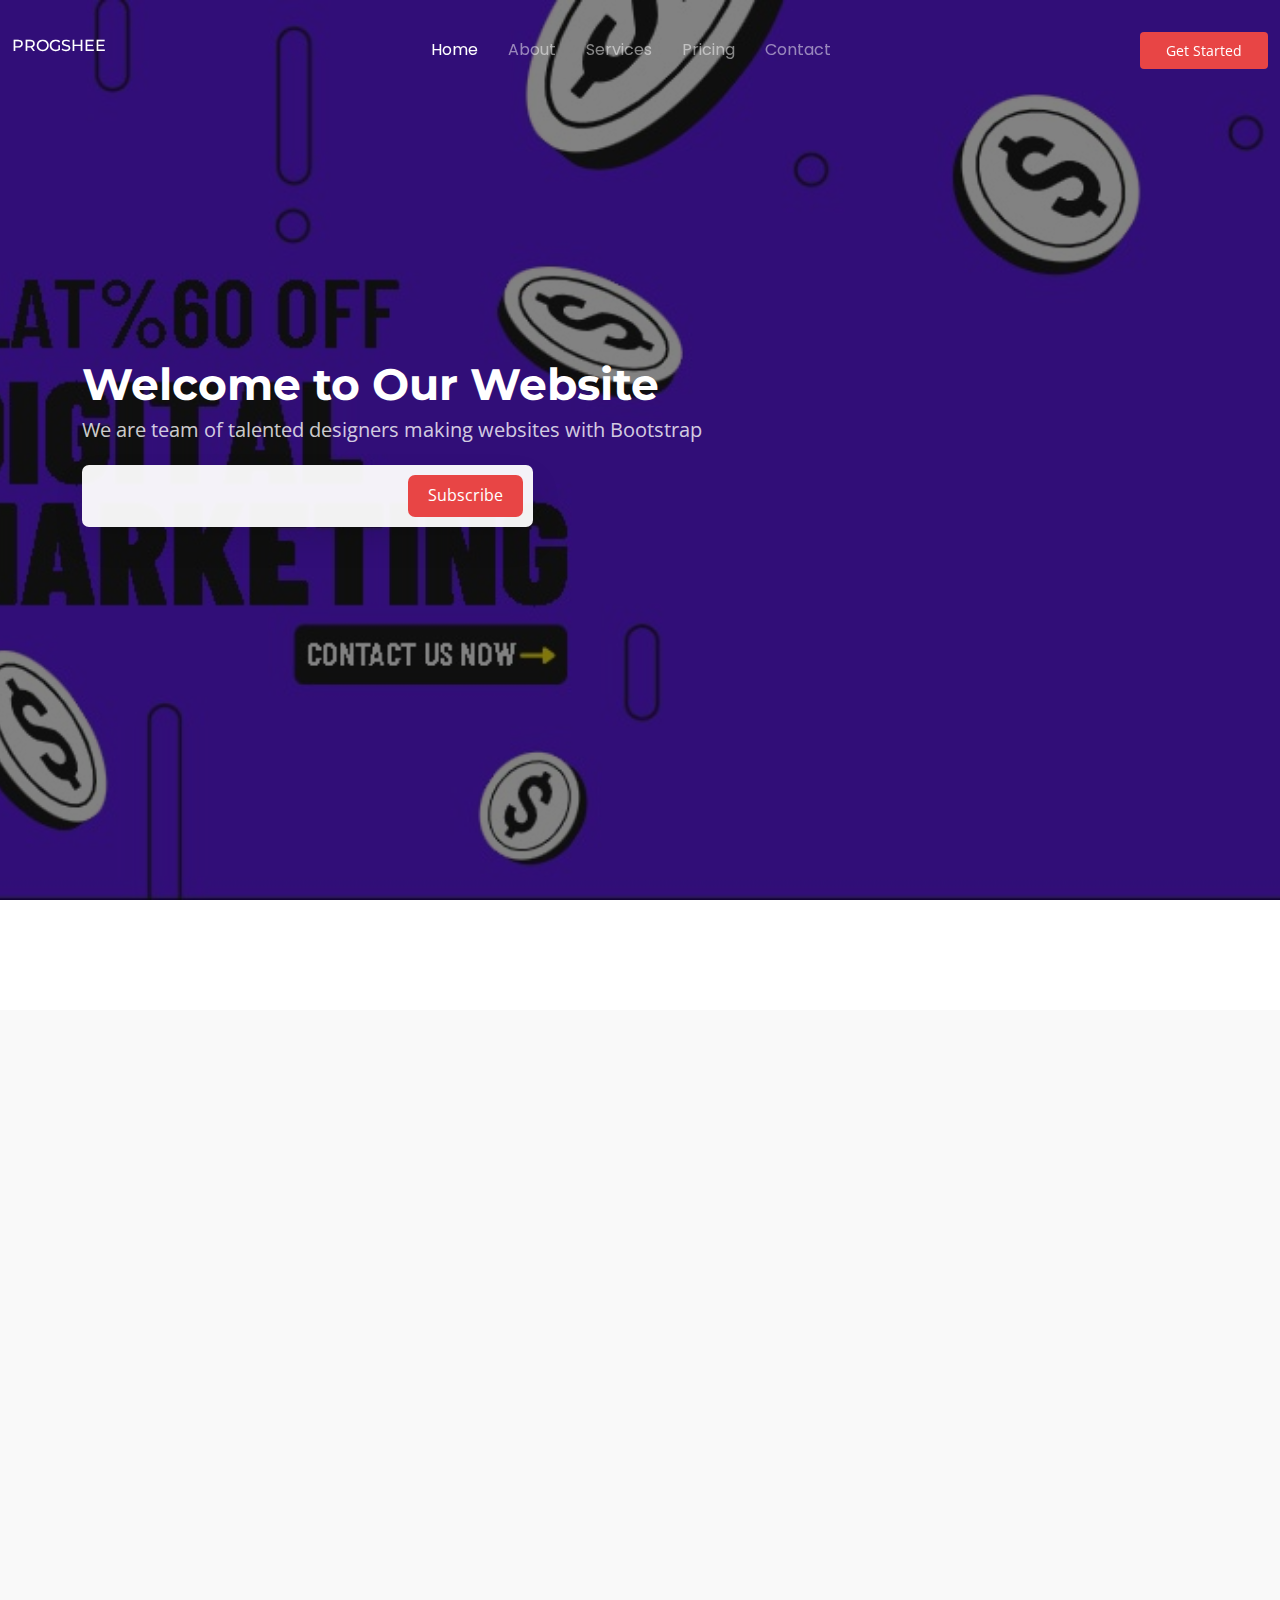
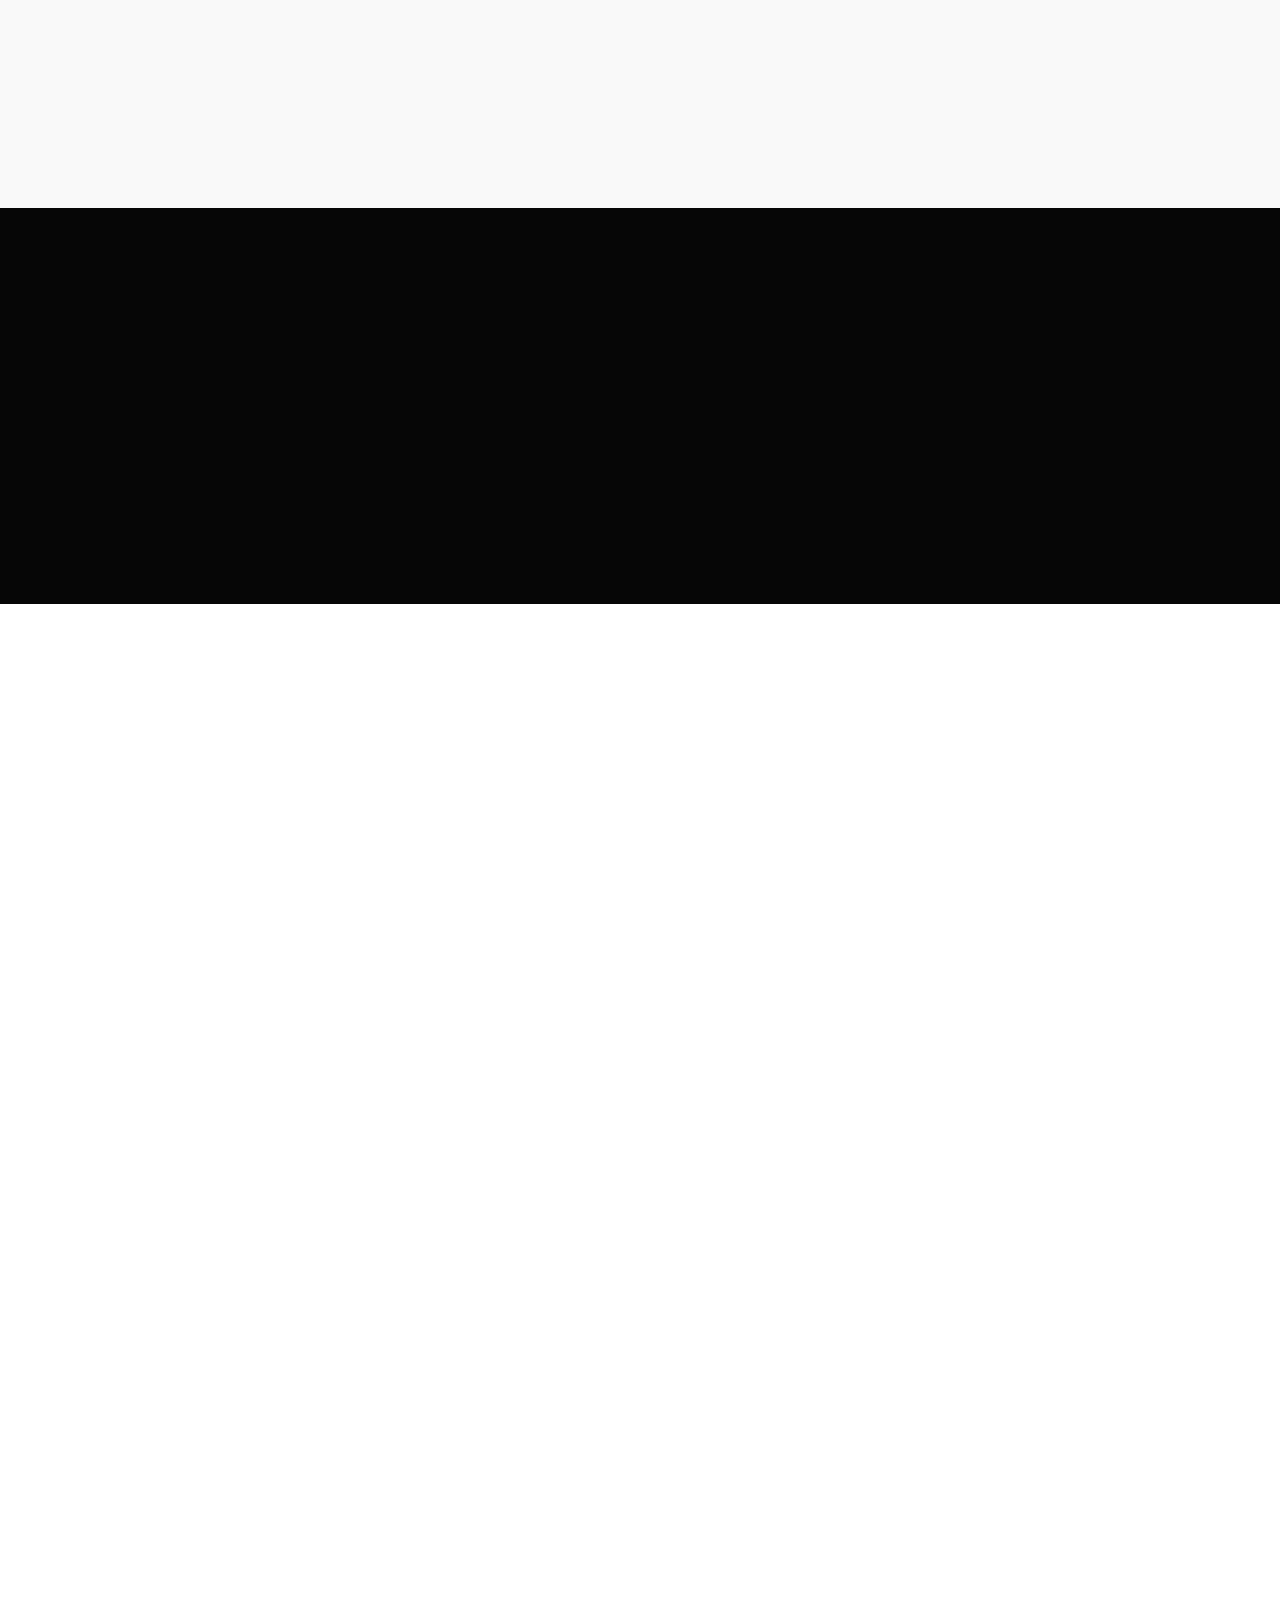
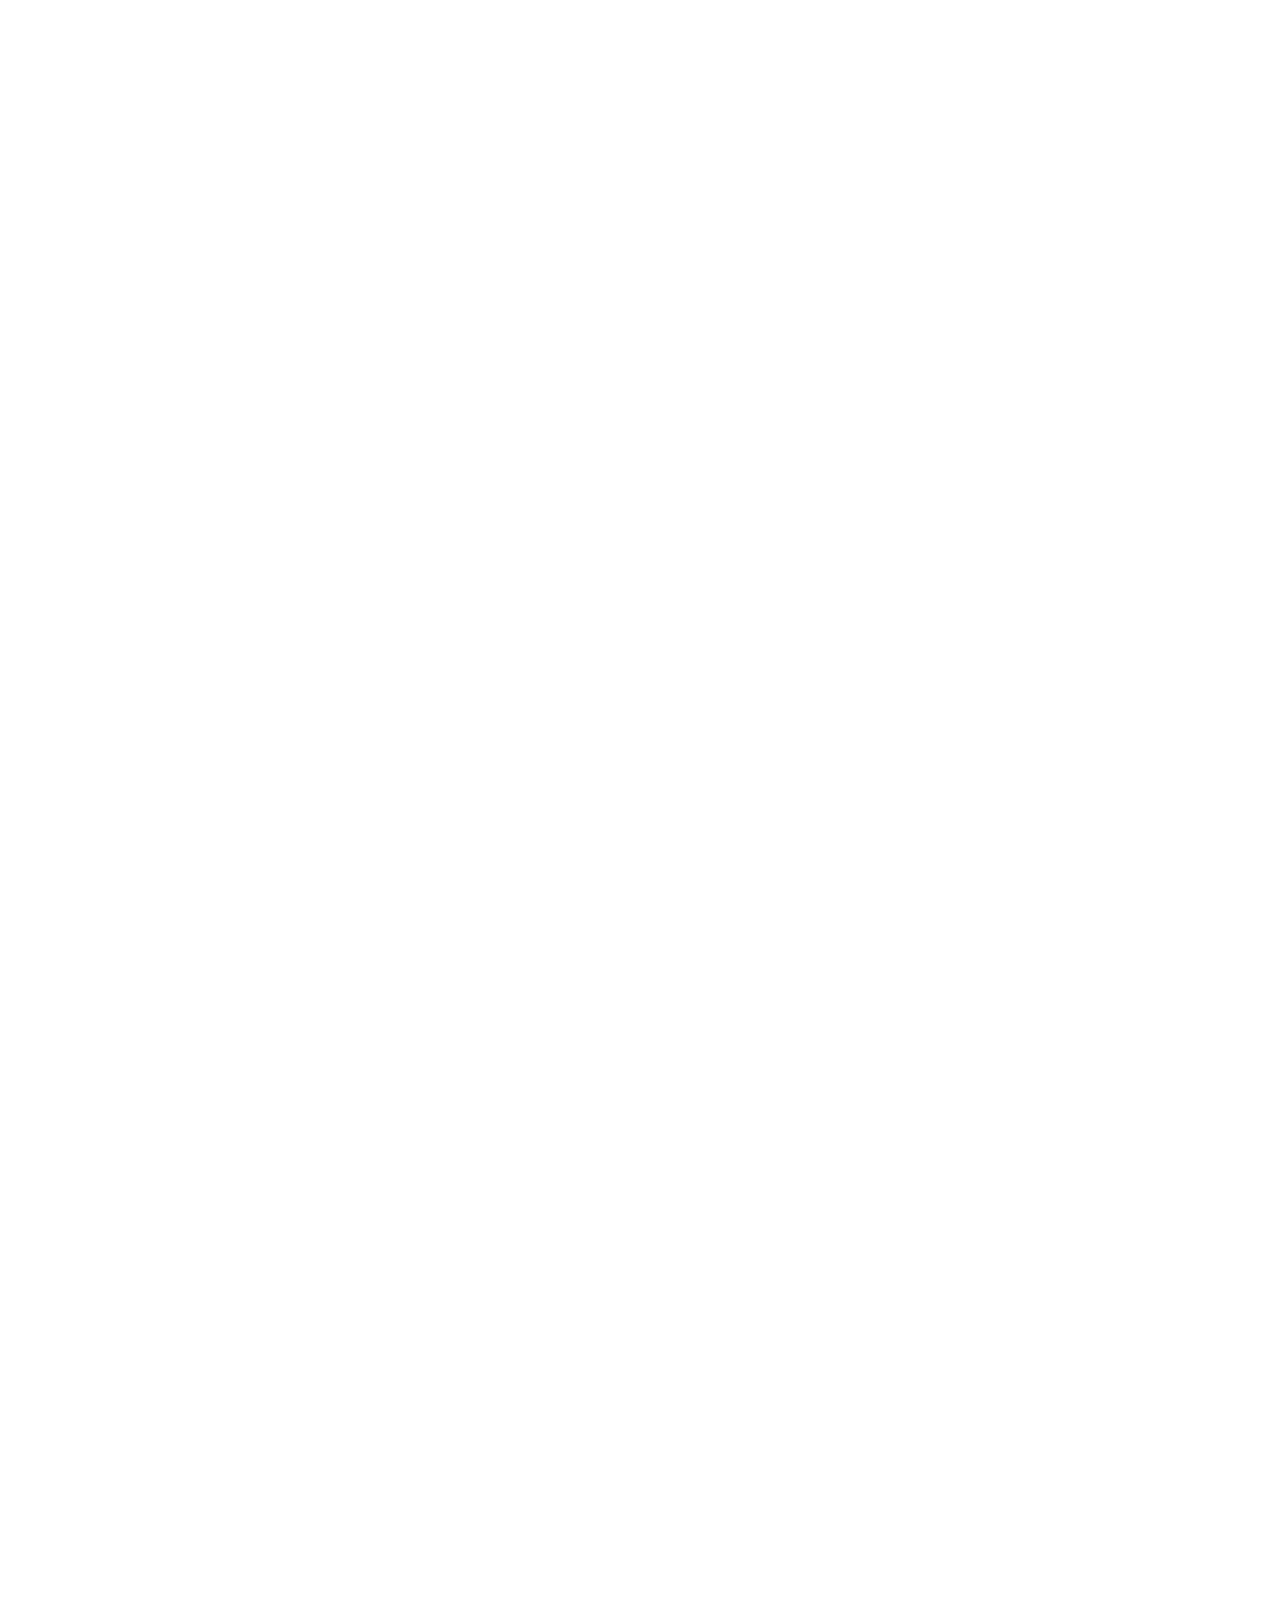
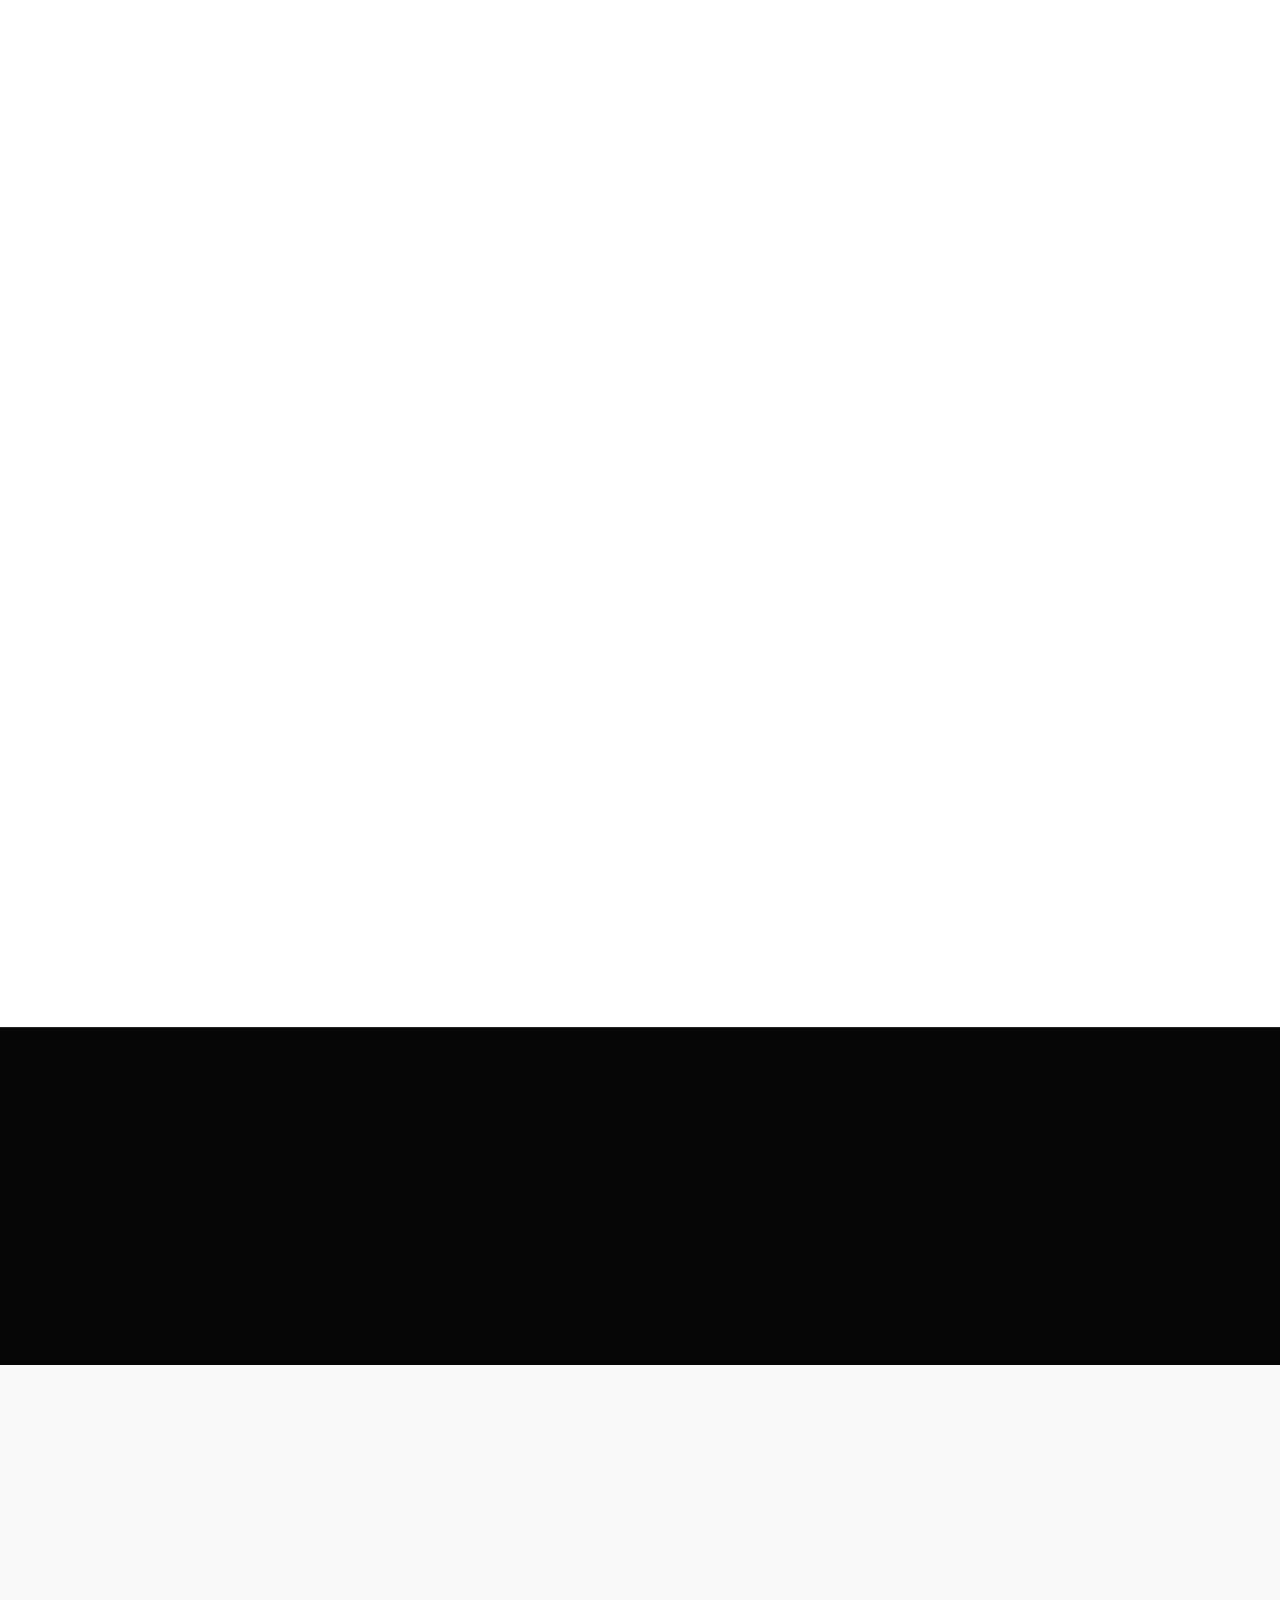
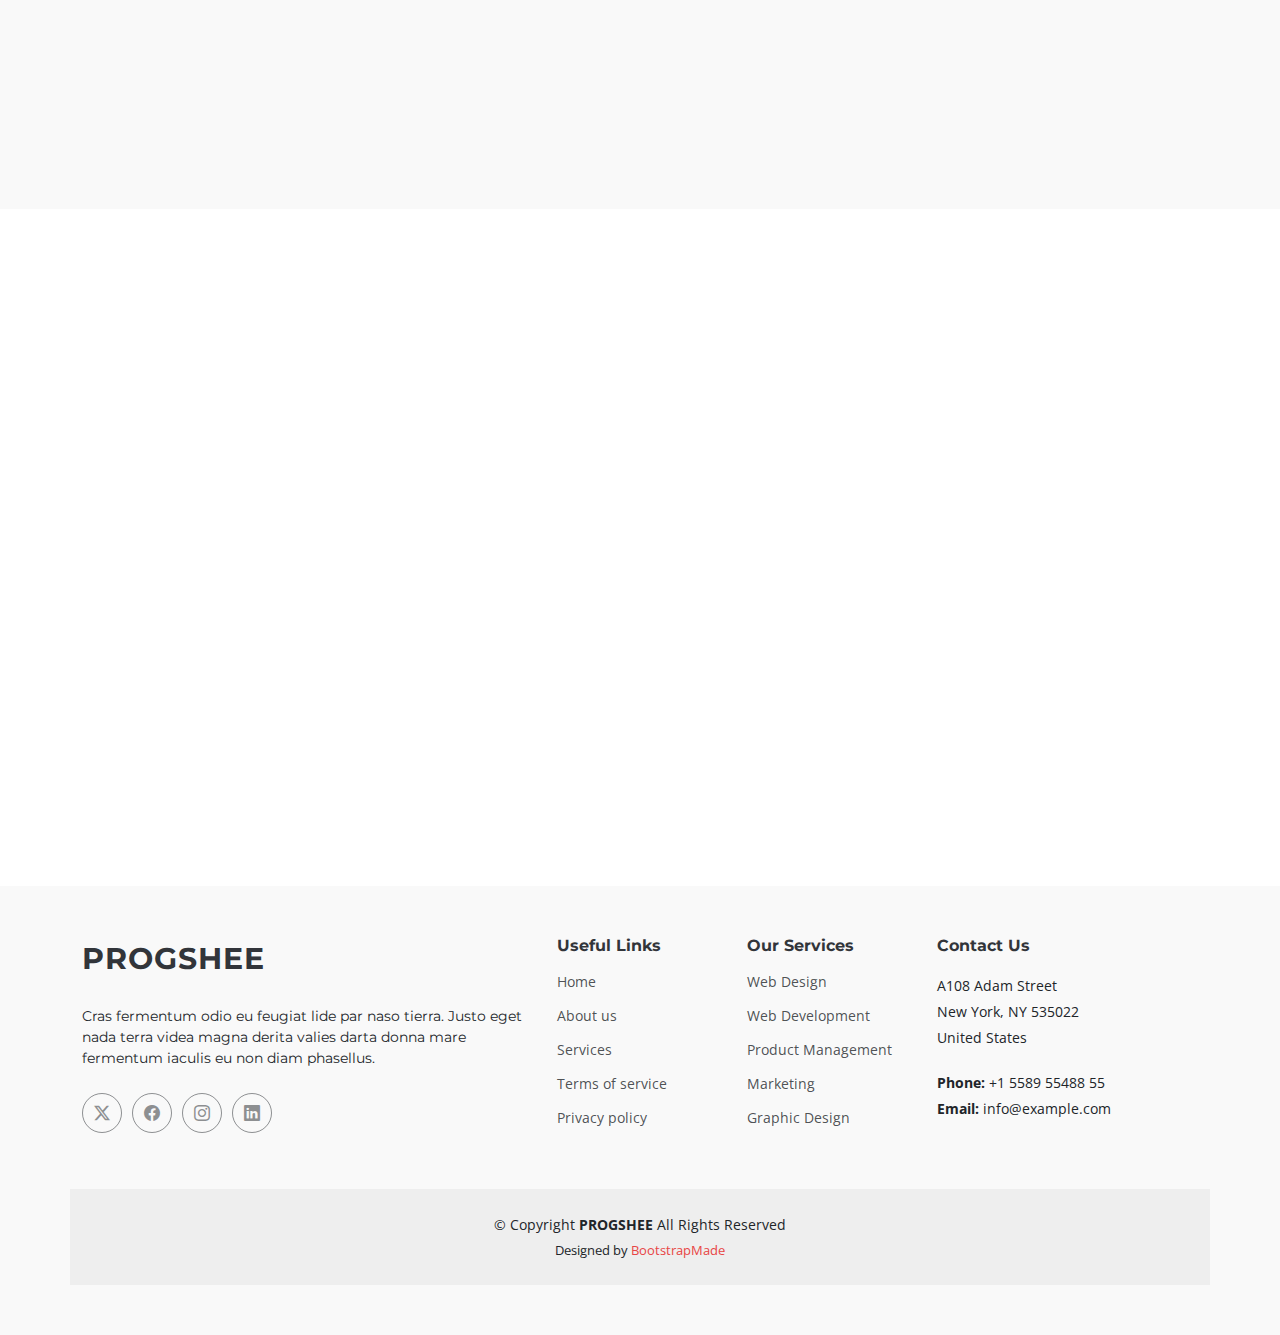
<file: index.html>
<!DOCTYPE html>
<html lang="en">

<head>
  <meta charset="utf-8">
  <meta content="width=device-width, initial-scale=1.0" name="viewport">
  <title>PROGSHEE </title>
  <meta content="" name="description">
  <meta content="" name="keywords">

  <!-- Favicons -->
  <link href="assets/img/favicon.png" rel="icon">
  <link href="assets/img/apple-touch-icon.png" rel="apple-touch-icon">

  <!-- Fonts -->
  <link href="https://fonts.googleapis.com" rel="preconnect">
  <link href="https://fonts.gstatic.com" rel="preconnect" crossorigin>
  <link href="https://fonts.googleapis.com/css2?family=Open+Sans:ital,wght@0,300;0,400;0,500;0,600;0,700;0,800;1,300;1,400;1,500;1,600;1,700;1,800&family=Montserrat:ital,wght@0,100;0,200;0,300;0,400;0,500;0,600;0,700;0,800;0,900;1,100;1,200;1,300;1,400;1,500;1,600;1,700;1,800;1,900&family=Poppins:ital,wght@0,100;0,200;0,300;0,400;0,500;0,600;0,700;0,800;0,900;1,100;1,200;1,300;1,400;1,500;1,600;1,700;1,800;1,900&display=swap" rel="stylesheet">

  <!-- Vendor CSS Files -->
  <link href="assets/vendor/bootstrap/css/bootstrap.min.css" rel="stylesheet">
  <link href="assets/vendor/bootstrap-icons/bootstrap-icons.css" rel="stylesheet">
  <link href="assets/vendor/aos/aos.css" rel="stylesheet">
  <link href="assets/vendor/glightbox/css/glightbox.min.css" rel="stylesheet">
  <link href="assets/vendor/swiper/swiper-bundle.min.css" rel="stylesheet">

  <!-- Main CSS File -->
  <link href="assets/css/main.css" rel="stylesheet">

  <!-- =======================================================
  * Template Name: PROGSHEE
  * Template URL: https://bootstrapmade.com/PROGSHEE-bootstrap-website-template/
  * Updated: Jun 29 2024 with Bootstrap v5.3.3
  * Author: BootstrapMade.com
  * License: https://bootstrapmade.com/license/
  ======================================================== -->
</head>

<body class="index-page">

  <header id="header" class="header d-flex align-items-center fixed-top">
    <div class="container-fluid position-relative d-flex align-items-center justify-content-between">

      <a href="index.html" class="logo d-flex align-items-center me-auto me-xl-0">
        <!-- Uncomment the line below if you also wish to use an image logo -->
        <!-- <img src="assets/img/logo.png" alt=""> -->
        <h6 class="sitename">PROGSHEE</h6>
      </a>

      <nav id="navmenu" class="navmenu">
        <ul>
          <li><a href="index.html#hero" class="active">Home</a></li>
          <li><a href="index.html#about">About</a></li>
          <li><a href="index.html#services">Services</a></li>
          <li><a href="index.html#pricing">Pricing</a></li>
          <!-- <li><a href="blog.html">Blog</a></li> -->
          <li><a href="index.html#contact">Contact</a></li>
        </ul>
        <i class="mobile-nav-toggle d-xl-none bi bi-list"></i>
      </nav>

      <a class="btn-getstarted" href="index.html#about">Get Started</a>

    </div>
  </header>

  <main class="main">

    <!-- Hero Section -->
    <section id="hero" class="hero section dark-background">

      <img src="assets/img/hero.jpeg" alt="" data-aos="fade-in">

      <div class="container">
        <div class="row">
          <div class="col-lg-10">
            <h2 data-aos="fade-up" data-aos-delay="100">Welcome to Our Website</h2>
            <p data-aos="fade-up" data-aos-delay="200">We are team of talented designers making websites with Bootstrap</p>
          </div>
          <div class="col-lg-5" data-aos="fade-up" data-aos-delay="300">
            <form action="forms/newsletter.php" method="post" class="php-email-form">
              <div class="sign-up-form"><input type="email" name="email"><input type="submit" value="Subscribe"></div>
              <div class="loading">Loading</div>
              <div class="error-message"></div>
              <div class="sent-message">Your subscription request has been sent. Thank you!</div>
            </form>
          </div>
        </div>
      </div>

    </section><!-- /Hero Section -->

    <!-- Clients Section -->
    <section id="clients" class="clients section">

      <div class="container" data-aos="fade-up">

        <div class="row gy-4">

          <div class="col-xl-2 col-md-3 col-6 client-logo">
            <img src="assets/img/clients/client-1.png" class="img-fluid" alt="">
          </div><!-- End Client Item -->

          <div class="col-xl-2 col-md-3 col-6 client-logo">
            <img src="assets/img/clients/client-2.png" class="img-fluid" alt="">
          </div><!-- End Client Item -->

          <div class="col-xl-2 col-md-3 col-6 client-logo">
            <img src="assets/img/clients/client-3.png" class="img-fluid" alt="">
          </div><!-- End Client Item -->

          <div class="col-xl-2 col-md-3 col-6 client-logo">
            <img src="assets/img/clients/client-4.png" class="img-fluid" alt="">
          </div><!-- End Client Item -->

          <div class="col-xl-2 col-md-3 col-6 client-logo">
            <img src="assets/img/clients/client-5.png" class="img-fluid" alt="">
          </div><!-- End Client Item -->

          <div class="col-xl-2 col-md-3 col-6 client-logo">
            <img src="assets/img/clients/client-6.png" class="img-fluid" alt="">
          </div><!-- End Client Item -->

        </div>

      </div>

    </section><!-- /Clients Section -->

    <!-- About Section -->
    <section id="about" class="about section light-background">

      <div class="container" data-aos="fade-up" data-aos-delay="100">
        <div class="row align-items-xl-center gy-5">

          <div class="col-xl-5 content">
            <h3>About Us</h3>
            <h2>Ducimus rerum libero reprehenderit cumque</h2>
            <p>Ipsa sint sit. Quis ducimus tempore dolores impedit et dolor cumque alias maxime. Enim reiciendis minus et rerum hic non. Dicta quas cum quia maiores iure. Quidem nulla qui assumenda incidunt voluptatem tempora deleniti soluta.</p>
            <a href="#" class="read-more"><span>Read More</span><i class="bi bi-arrow-right"></i></a>
          </div>

          <div class="col-xl-7">
            <div class="row gy-4 icon-boxes">

              <div class="col-md-6" data-aos="fade-up" data-aos-delay="200">
                <div class="icon-box">
                  <i class="bi bi-buildings"></i>
                  <h3>Eius provident</h3>
                  <p>Magni repellendus vel ullam hic officia accusantium ipsa dolor omnis dolor voluptatem</p>
                </div>
              </div> <!-- End Icon Box -->

              <div class="col-md-6" data-aos="fade-up" data-aos-delay="300">
                <div class="icon-box">
                  <i class="bi bi-clipboard-pulse"></i>
                  <h3>Rerum aperiam</h3>
                  <p>Autem saepe animi et aut aspernatur culpa facere. Rerum saepe rerum voluptates quia</p>
                </div>
              </div> <!-- End Icon Box -->

              <div class="col-md-6" data-aos="fade-up" data-aos-delay="400">
                <div class="icon-box">
                  <i class="bi bi-command"></i>
                  <h3>Veniam omnis</h3>
                  <p>Omnis perferendis molestias culpa sed. Recusandae quas possimus. Quod consequatur corrupti</p>
                </div>
              </div> <!-- End Icon Box -->

              <div class="col-md-6" data-aos="fade-up" data-aos-delay="500">
                <div class="icon-box">
                  <i class="bi bi-graph-up-arrow"></i>
                  <h3>Delares sapiente</h3>
                  <p>Sint et dolor voluptas minus possimus nostrum. Reiciendis commodi eligendi omnis quideme lorenda</p>
                </div>
              </div> <!-- End Icon Box -->

            </div>
          </div>

        </div>
      </div>

    </section><!-- /About Section -->

    <!-- Stats Section -->
    <section id="stats" class="stats section dark-background">

      <img src="assets/img/stats-bg.jpg" alt="" data-aos="fade-in">

      <div class="container position-relative" data-aos="fade-up" data-aos-delay="100">

        <div class="row gy-4">

          <div class="col-lg-3 col-md-6">
            <div class="stats-item text-center w-100 h-100">
              <span data-purecounter-start="0" data-purecounter-end="232" data-purecounter-duration="1" class="purecounter"></span>
              <p>Clients</p>
            </div>
          </div><!-- End Stats Item -->

          <div class="col-lg-3 col-md-6">
            <div class="stats-item text-center w-100 h-100">
              <span data-purecounter-start="0" data-purecounter-end="521" data-purecounter-duration="1" class="purecounter"></span>
              <p>Projects</p>
            </div>
          </div><!-- End Stats Item -->

          <div class="col-lg-3 col-md-6">
            <div class="stats-item text-center w-100 h-100">
              <span data-purecounter-start="0" data-purecounter-end="1453" data-purecounter-duration="1" class="purecounter"></span>
              <p>Hours Of Support</p>
            </div>
          </div><!-- End Stats Item -->

          <div class="col-lg-3 col-md-6">
            <div class="stats-item text-center w-100 h-100">
              <span data-purecounter-start="0" data-purecounter-end="32" data-purecounter-duration="1" class="purecounter"></span>
              <p>Workers</p>
            </div>
          </div><!-- End Stats Item -->

        </div>

      </div>

    </section><!-- /Stats Section -->

    <!-- Services Section -->
    <section id="services" class="services section">

      <!-- Section Title -->
      <div class="container section-title" data-aos="fade-up">
        <h2>Services</h2>
        <p>Necessitatibus eius consequatur ex aliquid fuga eum quidem sint consectetur velit</p>
      </div><!-- End Section Title -->

      <div class="container">

        <div class="row gy-4">

          <div class="col-lg-6 " data-aos="fade-up" data-aos-delay="100">
            <div class="service-item d-flex">
              <div class="icon flex-shrink-0"><i class="bi bi-briefcase"></i></div>
              <div>
                <h4 class="title"><a href="services-details.html" class="stretched-link">Lorem Ipsum</a></h4>
                <p class="description">Voluptatum deleniti atque corrupti quos dolores et quas molestias excepturi sint occaecati cupiditate non provident</p>
              </div>
            </div>
          </div>
          <!-- End Service Item -->

          <div class="col-lg-6 " data-aos="fade-up" data-aos-delay="200">
            <div class="service-item d-flex">
              <div class="icon flex-shrink-0"><i class="bi bi-card-checklist"></i></div>
              <div>
                <h4 class="title"><a href="services-details.html" class="stretched-link">Dolor Sitema</a></h4>
                <p class="description">Minim veniam, quis nostrud exercitation ullamco laboris nisi ut aliquip ex ea commodo consequat tarad limino ata</p>
              </div>
            </div>
          </div><!-- End Service Item -->

          <div class="col-lg-6 " data-aos="fade-up" data-aos-delay="300">
            <div class="service-item d-flex">
              <div class="icon flex-shrink-0"><i class="bi bi-bar-chart"></i></div>
              <div>
                <h4 class="title"><a href="services-details.html" class="stretched-link">Sed ut perspiciatis</a></h4>
                <p class="description">Duis aute irure dolor in reprehenderit in voluptate velit esse cillum dolore eu fugiat nulla pariatur</p>
              </div>
            </div>
          </div><!-- End Service Item -->

          <div class="col-lg-6 " data-aos="fade-up" data-aos-delay="400">
            <div class="service-item d-flex">
              <div class="icon flex-shrink-0"><i class="bi bi-binoculars"></i></div>
              <div>
                <h4 class="title"><a href="services-details.html" class="stretched-link">Magni Dolores</a></h4>
                <p class="description">Excepteur sint occaecat cupidatat non proident, sunt in culpa qui officia deserunt mollit anim id est laborum</p>
              </div>
            </div>
          </div><!-- End Service Item -->

          <div class="col-lg-6 " data-aos="fade-up" data-aos-delay="500">
            <div class="service-item d-flex">
              <div class="icon flex-shrink-0"><i class="bi bi-brightness-high"></i></div>
              <div>
                <h4 class="title"><a href="services-details.html" class="stretched-link">Nemo Enim</a></h4>
                <p class="description">At vero eos et accusamus et iusto odio dignissimos ducimus qui blanditiis praesentium voluptatum deleniti atque</p>
              </div>
            </div>
          </div><!-- End Service Item -->

          <div class="col-lg-6 " data-aos="fade-up" data-aos-delay="600">
            <div class="service-item d-flex">
              <div class="icon flex-shrink-0"><i class="bi bi-calendar4-week"></i></div>
              <div>
                <h4 class="title"><a href="services-details.html" class="stretched-link">Eiusmod Tempor</a></h4>
                <p class="description">Et harum quidem rerum facilis est et expedita distinctio. Nam libero tempore, cum soluta nobis est eligendi</p>
              </div>
            </div>
          </div><!-- End Service Item -->

        </div>

      </div>

    </section><!-- /Services Section -->

    <!-- Features Section -->
    <section id="features" class="features section">

      <!-- Section Title -->
      <div class="container section-title" data-aos="fade-up">
        <h2>Features</h2>
        <p>Necessitatibus eius consequatur ex aliquid fuga eum quidem sint consectetur velit</p>
      </div><!-- End Section Title -->

      <div class="container">

        <div class="row gy-4 align-items-center features-item">
          <div class="col-lg-5 order-2 order-lg-1" data-aos="fade-up" data-aos-delay="200">
            <h3>Corporis temporibus maiores provident</h3>
            <p>
              Ullamco laboris nisi ut aliquip ex ea commodo consequat. Duis aute irure dolor in reprehenderit in voluptate
              velit esse cillum dolore eu fugiat nulla pariatur. Excepteur sint occaecat cupidatat non proident.
            </p>
            <a href="#" class="btn btn-get-started">Get Started</a>
          </div>
          <div class="col-lg-7 order-1 order-lg-2 d-flex align-items-center" data-aos="zoom-out" data-aos-delay="100">
            <div class="image-stack">
              <img src="assets/img/features-light-1.jpg" alt="" class="stack-front">
              <img src="assets/img/features-light-2.jpg" alt="" class="stack-back">
            </div>
          </div>
        </div><!-- Features Item -->

        <div class="row gy-4 align-items-stretch justify-content-between features-item ">
          <div class="col-lg-6 d-flex align-items-center features-img-bg" data-aos="zoom-out">
            <img src="assets/img/features-light-3.jpg" class="img-fluid" alt="">
          </div>
          <div class="col-lg-5 d-flex justify-content-center flex-column" data-aos="fade-up">
            <h3>Sunt consequatur ad ut est nulla</h3>
            <p>Cupiditate placeat cupiditate placeat est ipsam culpa. Delectus quia minima quod. Sunt saepe odit aut quia voluptatem hic voluptas dolor doloremque.</p>
            <ul>
              <li><i class="bi bi-check"></i> <span>Ullamco laboris nisi ut aliquip ex ea commodo consequat.</span></li>
              <li><i class="bi bi-check"></i><span> Duis aute irure dolor in reprehenderit in voluptate velit.</span></li>
              <li><i class="bi bi-check"></i> <span>Facilis ut et voluptatem aperiam. Autem soluta ad fugiat</span>.</li>
            </ul>
            <a href="#" class="btn btn-get-started align-self-start">Get Started</a>
          </div>
        </div><!-- Features Item -->

      </div>

    </section><!-- /Features Section -->



    <!-- Pricing Section -->
    <section id="pricing" class="pricing section">

      <!-- Section Title -->
      <div class="container section-title" data-aos="fade-up">
        <h2>Pricing</h2>
        <p>Necessitatibus eius consequatur ex aliquid fuga eum quidem sint consectetur velit</p>
      </div><!-- End Section Title -->

      <div class="container" data-aos="zoom-in" data-aos-delay="100">

        <div class="row g-4">

          <div class="col-lg-4">
            <div class="pricing-item">
              <h3>Free Plan</h3>
              <div class="icon">
                <i class="bi bi-box"></i>
              </div>
              <h4><sup>$</sup>0<span> / month</span></h4>
              <ul>
                <li><i class="bi bi-check"></i> <span>Quam adipiscing vitae proin</span></li>
                <li><i class="bi bi-check"></i> <span>Nec feugiat nisl pretium</span></li>
                <li><i class="bi bi-check"></i> <span>Nulla at volutpat diam uteera</span></li>
                <li class="na"><i class="bi bi-x"></i> <span>Pharetra massa massa ultricies</span></li>
                <li class="na"><i class="bi bi-x"></i> <span>Massa ultricies mi quis hendrerit</span></li>
              </ul>
              <div class="text-center"><a href="#" class="buy-btn">Buy Now</a></div>
            </div>
          </div><!-- End Pricing Item -->

          <div class="col-lg-4">
            <div class="pricing-item featured">
              <h3>Business Plan</h3>
              <div class="icon">
                <i class="bi bi-rocket"></i>
              </div>

              <h4><sup>$</sup>29<span> / month</span></h4>
              <ul>
                <li><i class="bi bi-check"></i> <span>Quam adipiscing vitae proin</span></li>
                <li><i class="bi bi-check"></i> <span>Nec feugiat nisl pretium</span></li>
                <li><i class="bi bi-check"></i> <span>Nulla at volutpat diam uteera</span></li>
                <li><i class="bi bi-check"></i> <span>Pharetra massa massa ultricies</span></li>
                <li><i class="bi bi-check"></i> <span>Massa ultricies mi quis hendrerit</span></li>
              </ul>
              <div class="text-center"><a href="#" class="buy-btn">Buy Now</a></div>
            </div>
          </div><!-- End Pricing Item -->

          <div class="col-lg-4">
            <div class="pricing-item">
              <h3>Developer Plan</h3>
              <div class="icon">
                <i class="bi bi-send"></i>
              </div>
              <h4><sup>$</sup>49<span> / month</span></h4>
              <ul>
                <li><i class="bi bi-check"></i> <span>Quam adipiscing vitae proin</span></li>
                <li><i class="bi bi-check"></i> <span>Nec feugiat nisl pretium</span></li>
                <li><i class="bi bi-check"></i> <span>Nulla at volutpat diam uteera</span></li>
                <li><i class="bi bi-check"></i> <span>Pharetra massa massa ultricies</span></li>
                <li><i class="bi bi-check"></i> <span>Massa ultricies mi quis hendrerit</span></li>
              </ul>
              <div class="text-center"><a href="#" class="buy-btn">Buy Now</a></div>
            </div>
          </div><!-- End Pricing Item -->

        </div>

      </div>

    </section><!-- /Pricing Section -->

    <!-- Faq Section -->
    <section id="faq" class="faq section">

      <div class="container">

        <div class="row gy-4">

          <div class="col-lg-4" data-aos="fade-up" data-aos-delay="100">
            <div class="content px-xl-5">
              <h3><span>Frequently Asked </span><strong>Questions</strong></h3>
              <p>
                Lorem ipsum dolor sit amet, consectetur adipiscing elit, sed do eiusmod tempor incididunt ut labore et dolore magna aliqua. Duis aute irure dolor in reprehenderit
              </p>
            </div>
          </div>

          <div class="col-lg-8" data-aos="fade-up" data-aos-delay="200">

            <div class="faq-container">
              <div class="faq-item faq-active">
                <h3><span class="num">1.</span> <span>Non consectetur a erat nam at lectus urna duis?</span></h3>
                <div class="faq-content">
                  <p>Feugiat pretium nibh ipsum consequat. Tempus iaculis urna id volutpat lacus laoreet non curabitur gravida. Venenatis lectus magna fringilla urna porttitor rhoncus dolor purus non.</p>
                </div>
                <i class="faq-toggle bi bi-chevron-right"></i>
              </div><!-- End Faq item-->

              <div class="faq-item">
                <h3><span class="num">2.</span> <span>Feugiat scelerisque varius morbi enim nunc faucibus a pellentesque?</span></h3>
                <div class="faq-content">
                  <p>Dolor sit amet consectetur adipiscing elit pellentesque habitant morbi. Id interdum velit laoreet id donec ultrices. Fringilla phasellus faucibus scelerisque eleifend donec pretium. Est pellentesque elit ullamcorper dignissim. Mauris ultrices eros in cursus turpis massa tincidunt dui.</p>
                </div>
                <i class="faq-toggle bi bi-chevron-right"></i>
              </div><!-- End Faq item-->

              <div class="faq-item">
                <h3><span class="num">3.</span> <span>Dolor sit amet consectetur adipiscing elit pellentesque?</span></h3>
                <div class="faq-content">
                  <p>Eleifend mi in nulla posuere sollicitudin aliquam ultrices sagittis orci. Faucibus pulvinar elementum integer enim. Sem nulla pharetra diam sit amet nisl suscipit. Rutrum tellus pellentesque eu tincidunt. Lectus urna duis convallis convallis tellus. Urna molestie at elementum eu facilisis sed odio morbi quis</p>
                </div>
                <i class="faq-toggle bi bi-chevron-right"></i>
              </div><!-- End Faq item-->

              <div class="faq-item">
                <h3><span class="num">4.</span> <span>Ac odio tempor orci dapibus. Aliquam eleifend mi in nulla?</span></h3>
                <div class="faq-content">
                  <p>Dolor sit amet consectetur adipiscing elit pellentesque habitant morbi. Id interdum velit laoreet id donec ultrices. Fringilla phasellus faucibus scelerisque eleifend donec pretium. Est pellentesque elit ullamcorper dignissim. Mauris ultrices eros in cursus turpis massa tincidunt dui.</p>
                </div>
                <i class="faq-toggle bi bi-chevron-right"></i>
              </div><!-- End Faq item-->

              <div class="faq-item">
                <h3><span class="num">5.</span> <span>Tempus quam pellentesque nec nam aliquam sem et tortor consequat?</span></h3>
                <div class="faq-content">
                  <p>Molestie a iaculis at erat pellentesque adipiscing commodo. Dignissim suspendisse in est ante in. Nunc vel risus commodo viverra maecenas accumsan. Sit amet nisl suscipit adipiscing bibendum est. Purus gravida quis blandit turpis cursus in</p>
                </div>
                <i class="faq-toggle bi bi-chevron-right"></i>
              </div><!-- End Faq item-->

            </div>

          </div>
        </div>

      </div>

    </section><!-- /Faq Section -->


    <!-- Call To Action Section -->
    <section id="call-to-action" class="call-to-action section dark-background">

      <img src="assets/img/cta-bg.jpg" alt="">

      <div class="container">
        <div class="row justify-content-center" data-aos="zoom-in" data-aos-delay="100">
          <div class="col-xl-10">
            <div class="text-center">
              <h3>Call To Action</h3>
              <p>Duis aute irure dolor in reprehenderit in voluptate velit esse cillum dolore eu fugiat nulla pariatur. Excepteur sint occaecat cupidatat non proident, sunt in culpa qui officia deserunt mollit anim id est laborum.</p>
              <a class="cta-btn" href="#">Call To Action</a>
            </div>
          </div>
        </div>
      </div>

    </section><!-- /Call To Action Section -->

    <!-- Testimonials Section -->
    <section id="testimonials" class="testimonials section light-background">

      <div class="container">

        <div class="row align-items-center">

          <div class="col-lg-5 info" data-aos="fade-up" data-aos-delay="100">
            <h3>Testimonials</h3>
            <p>
              Ullamco laboris nisi ut aliquip ex ea commodo consequat. Duis aute irure dolor in reprehenderit in voluptate
              velit esse cillum dolore eu fugiat nulla pariatur. Excepteur sint occaecat cupidatat non proident.
            </p>
          </div>

          <div class="col-lg-7" data-aos="fade-up" data-aos-delay="200">

            <div class="swiper init-swiper">
              <script type="application/json" class="swiper-config">
                {
                  "loop": true,
                  "speed": 600,
                  "autoplay": {
                    "delay": 5000
                  },
                  "slidesPerView": "auto",
                  "pagination": {
                    "el": ".swiper-pagination",
                    "type": "bullets",
                    "clickable": true
                  }
                }
              </script>
              <div class="swiper-wrapper">

                <div class="swiper-slide">
                  <div class="testimonial-item">
                    <div class="d-flex">
                      <img src="assets/img/testimonials/testimonials-1.jpg" class="testimonial-img flex-shrink-0" alt="">
                      <div>
                        <h3>Saul Goodman</h3>
                        <h4>Ceo &amp; Founder</h4>
                        <div class="stars">
                          <i class="bi bi-star-fill"></i><i class="bi bi-star-fill"></i><i class="bi bi-star-fill"></i><i class="bi bi-star-fill"></i><i class="bi bi-star-fill"></i>
                        </div>
                      </div>
                    </div>
                    <p>
                      <i class="bi bi-quote quote-icon-left"></i>
                      <span>Proin iaculis purus consequat sem cure digni ssim donec porttitora entum suscipit rhoncus. Accusantium quam, ultricies eget id, aliquam eget nibh et. Maecen aliquam, risus at semper.</span>
                      <i class="bi bi-quote quote-icon-right"></i>
                    </p>
                  </div>
                </div><!-- End testimonial item -->

                <div class="swiper-slide">
                  <div class="testimonial-item">
                    <div class="d-flex">
                      <img src="assets/img/testimonials/testimonials-2.jpg" class="testimonial-img flex-shrink-0" alt="">
                      <div>
                        <h3>Sara Wilsson</h3>
                        <h4>Designer</h4>
                        <div class="stars">
                          <i class="bi bi-star-fill"></i><i class="bi bi-star-fill"></i><i class="bi bi-star-fill"></i><i class="bi bi-star-fill"></i><i class="bi bi-star-fill"></i>
                        </div>
                      </div>
                    </div>
                    <p>
                      <i class="bi bi-quote quote-icon-left"></i>
                      <span>Export tempor illum tamen malis malis eram quae irure esse labore quem cillum quid cillum eram malis quorum velit fore eram velit sunt aliqua noster fugiat irure amet legam anim culpa.</span>
                      <i class="bi bi-quote quote-icon-right"></i>
                    </p>
                  </div>
                </div><!-- End testimonial item -->

                <div class="swiper-slide">
                  <div class="testimonial-item">
                    <div class="d-flex">
                      <img src="assets/img/testimonials/testimonials-3.jpg" class="testimonial-img flex-shrink-0" alt="">
                      <div>
                        <h3>Jena Karlis</h3>
                        <h4>Store Owner</h4>
                        <div class="stars">
                          <i class="bi bi-star-fill"></i><i class="bi bi-star-fill"></i><i class="bi bi-star-fill"></i><i class="bi bi-star-fill"></i><i class="bi bi-star-fill"></i>
                        </div>
                      </div>
                    </div>
                    <p>
                      <i class="bi bi-quote quote-icon-left"></i>
                      <span>Enim nisi quem export duis labore cillum quae magna enim sint quorum nulla quem veniam duis minim tempor labore quem eram duis noster aute amet eram fore quis sint minim.</span>
                      <i class="bi bi-quote quote-icon-right"></i>
                    </p>
                  </div>
                </div><!-- End testimonial item -->

                <div class="swiper-slide">
                  <div class="testimonial-item">
                    <div class="d-flex">
                      <img src="assets/img/testimonials/testimonials-4.jpg" class="testimonial-img flex-shrink-0" alt="">
                      <div>
                        <h3>Matt Brandon</h3>
                        <h4>Freelancer</h4>
                        <div class="stars">
                          <i class="bi bi-star-fill"></i><i class="bi bi-star-fill"></i><i class="bi bi-star-fill"></i><i class="bi bi-star-fill"></i><i class="bi bi-star-fill"></i>
                        </div>
                      </div>
                    </div>
                    <p>
                      <i class="bi bi-quote quote-icon-left"></i>
                      <span>Fugiat enim eram quae cillum dolore dolor amet nulla culpa multos export minim fugiat minim velit minim dolor enim duis veniam ipsum anim magna sunt elit fore quem dolore labore illum veniam.</span>
                      <i class="bi bi-quote quote-icon-right"></i>
                    </p>
                  </div>
                </div><!-- End testimonial item -->

                <div class="swiper-slide">
                  <div class="testimonial-item">
                    <div class="d-flex">
                      <img src="assets/img/testimonials/testimonials-5.jpg" class="testimonial-img flex-shrink-0" alt="">
                      <div>
                        <h3>John Larson</h3>
                        <h4>Entrepreneur</h4>
                        <div class="stars">
                          <i class="bi bi-star-fill"></i><i class="bi bi-star-fill"></i><i class="bi bi-star-fill"></i><i class="bi bi-star-fill"></i><i class="bi bi-star-fill"></i>
                        </div>
                      </div>
                    </div>
                    <p>
                      <i class="bi bi-quote quote-icon-left"></i>
                      <span>Quis quorum aliqua sint quem legam fore sunt eram irure aliqua veniam tempor noster veniam enim culpa labore duis sunt culpa nulla illum cillum fugiat legam esse veniam culpa fore nisi cillum quid.</span>
                      <i class="bi bi-quote quote-icon-right"></i>
                    </p>
                  </div>
                </div><!-- End testimonial item -->

              </div>
              <div class="swiper-pagination"></div>
            </div>

          </div>

        </div>

      </div>

    </section><!-- /Testimonials Section -->


    <!-- Contact Section -->
    <section id="contact" class="contact section">

      <!-- Section Title -->
      <div class="container section-title" data-aos="fade-up">
        <h2>Contact</h2>
        <p>Necessitatibus eius consequatur ex aliquid fuga eum quidem sint consectetur velit</p>
      </div><!-- End Section Title -->

      <div class="container" data-aos="fade-up" data-aos-delay="100">

        <div class="row gy-4">

          <div class="col-lg-6">

            <div class="row gy-4">
              <div class="col-md-6">
                <div class="info-item" data-aos="fade" data-aos-delay="200">
                  <i class="bi bi-geo-alt"></i>
                  <h3>Address</h3>
                  <p>A108 Adam Street</p>
                  <p>New York, NY 535022</p>
                </div>
              </div><!-- End Info Item -->

              <div class="col-md-6">
                <div class="info-item" data-aos="fade" data-aos-delay="300">
                  <i class="bi bi-telephone"></i>
                  <h3>Call Us</h3>
                  <p>+1 5589 55488 55</p>
                  <p>+1 6678 254445 41</p>
                </div>
              </div><!-- End Info Item -->

              <div class="col-md-6">
                <div class="info-item" data-aos="fade" data-aos-delay="400">
                  <i class="bi bi-envelope"></i>
                  <h3>Email Us</h3>
                  <p>info@example.com</p>
                  <p>contact@example.com</p>
                </div>
              </div><!-- End Info Item -->

              <div class="col-md-6">
                <div class="info-item" data-aos="fade" data-aos-delay="500">
                  <i class="bi bi-clock"></i>
                  <h3>Open Hours</h3>
                  <p>Monday - Friday</p>
                  <p>9:00AM - 05:00PM</p>
                </div>
              </div><!-- End Info Item -->

            </div>

          </div>

          <div class="col-lg-6">
            <form action="forms/contact.php" method="post" class="php-email-form" data-aos="fade-up" data-aos-delay="200">
              <div class="row gy-4">

                <div class="col-md-6">
                  <input type="text" name="name" class="form-control" placeholder="Your Name" required="">
                </div>

                <div class="col-md-6 ">
                  <input type="email" class="form-control" name="email" placeholder="Your Email" required="">
                </div>

                <div class="col-12">
                  <input type="text" class="form-control" name="subject" placeholder="Subject" required="">
                </div>

                <div class="col-12">
                  <textarea class="form-control" name="message" rows="6" placeholder="Message" required=""></textarea>
                </div>

                <div class="col-12 text-center">
                  <div class="loading">Loading</div>
                  <div class="error-message"></div>
                  <div class="sent-message">Your message has been sent. Thank you!</div>

                  <button type="submit">Send Message</button>
                </div>

              </div>
            </form>
          </div><!-- End Contact Form -->

        </div>

      </div>

    </section><!-- /Contact Section -->

  </main>

  <footer id="footer" class="footer position-relative light-background">

    <div class="container footer-top">
      <div class="row gy-4">
        <div class="col-lg-5 col-md-12 footer-about">
          <a href="index.html" class="logo d-flex align-items-center">
            <span class="sitename">PROGSHEE</span>
          </a>
          <p>Cras fermentum odio eu feugiat lide par naso tierra. Justo eget nada terra videa magna derita valies darta donna mare fermentum iaculis eu non diam phasellus.</p>
          <div class="social-links d-flex mt-4">
            <a href=""><i class="bi bi-twitter-x"></i></a>
            <a href=""><i class="bi bi-facebook"></i></a>
            <a href=""><i class="bi bi-instagram"></i></a>
            <a href=""><i class="bi bi-linkedin"></i></a>
          </div>
        </div>

        <div class="col-lg-2 col-6 footer-links">
          <h4>Useful Links</h4>
          <ul>
            <li><a href="#">Home</a></li>
            <li><a href="#">About us</a></li>
            <li><a href="#">Services</a></li>
            <li><a href="#">Terms of service</a></li>
            <li><a href="#">Privacy policy</a></li>
          </ul>
        </div>

        <div class="col-lg-2 col-6 footer-links">
          <h4>Our Services</h4>
          <ul>
            <li><a href="#">Web Design</a></li>
            <li><a href="#">Web Development</a></li>
            <li><a href="#">Product Management</a></li>
            <li><a href="#">Marketing</a></li>
            <li><a href="#">Graphic Design</a></li>
          </ul>
        </div>

        <div class="col-lg-3 col-md-12 footer-contact text-center text-md-start">
          <h4>Contact Us</h4>
          <p>A108 Adam Street</p>
          <p>New York, NY 535022</p>
          <p>United States</p>
          <p class="mt-4"><strong>Phone:</strong> <span>+1 5589 55488 55</span></p>
          <p><strong>Email:</strong> <span>info@example.com</span></p>
        </div>

      </div>
    </div>

    <div class="container copyright text-center mt-4">
      <p>© <span>Copyright</span> <strong class="sitename">PROGSHEE</strong> <span>All Rights Reserved</span></p>
      <div class="credits">
        <!-- All the links in the footer should remain intact. -->
        <!-- You can delete the links only if you've purchased the pro version. -->
        <!-- Licensing information: https://bootstrapmade.com/license/ -->
        <!-- Purchase the pro version with working PHP/AJAX contact form: [buy-url] -->
        Designed by <a href="https://bootstrapmade.com/">BootstrapMade</a>
      </div>
    </div>

  </footer>

  <!-- Scroll Top -->
  <a href="#" id="scroll-top" class="scroll-top d-flex align-items-center justify-content-center"><i class="bi bi-arrow-up-short"></i></a>

  <!-- Preloader -->
  <div id="preloader"></div>

  <!-- Vendor JS Files -->
  <script src="assets/vendor/bootstrap/js/bootstrap.bundle.min.js"></script>
  <script src="assets/vendor/php-email-form/validate.js"></script>
  <script src="assets/vendor/aos/aos.js"></script>
  <script src="assets/vendor/glightbox/js/glightbox.min.js"></script>
  <script src="assets/vendor/purecounter/purecounter_vanilla.js"></script>
  <script src="assets/vendor/imagesloaded/imagesloaded.pkgd.min.js"></script>
  <script src="assets/vendor/isotope-layout/isotope.pkgd.min.js"></script>
  <script src="assets/vendor/swiper/swiper-bundle.min.js"></script>

  <!-- Main JS File -->
  <script src="assets/js/main.js"></script>

</body>

</html>
</file>
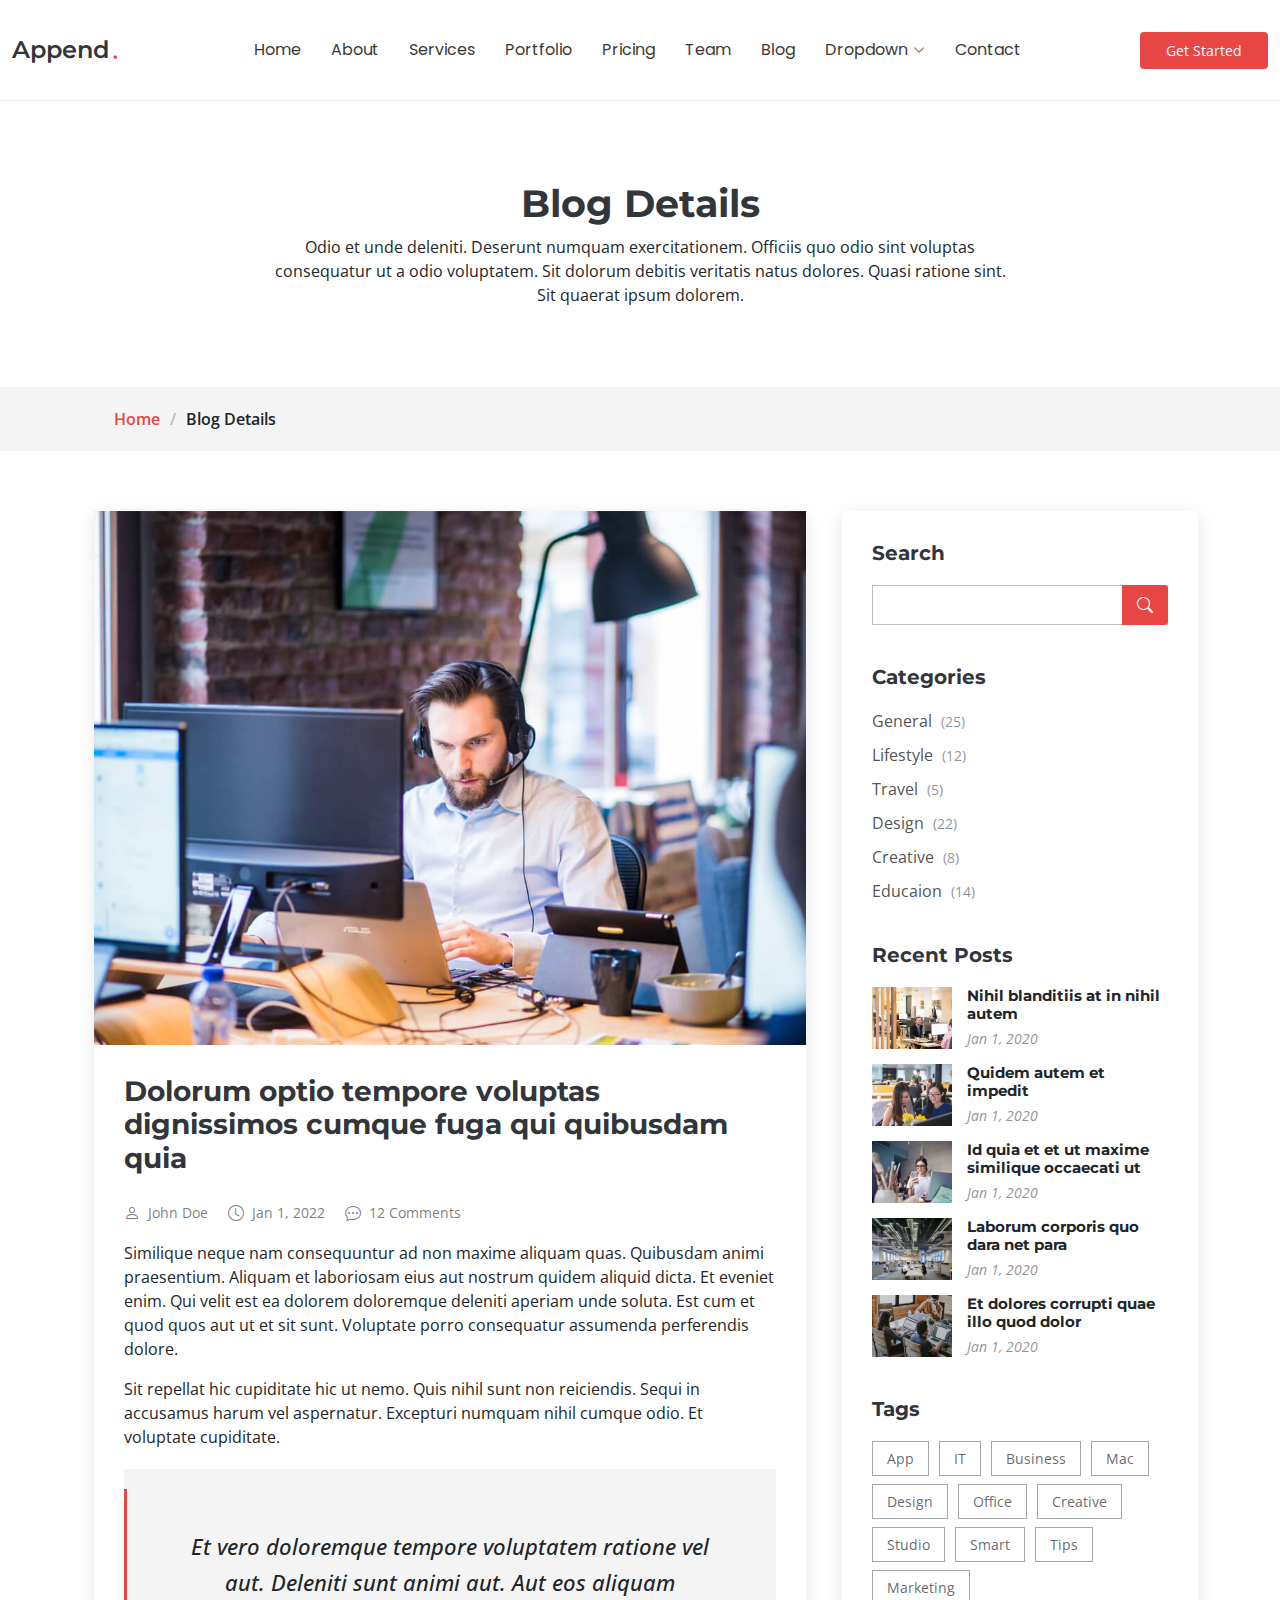
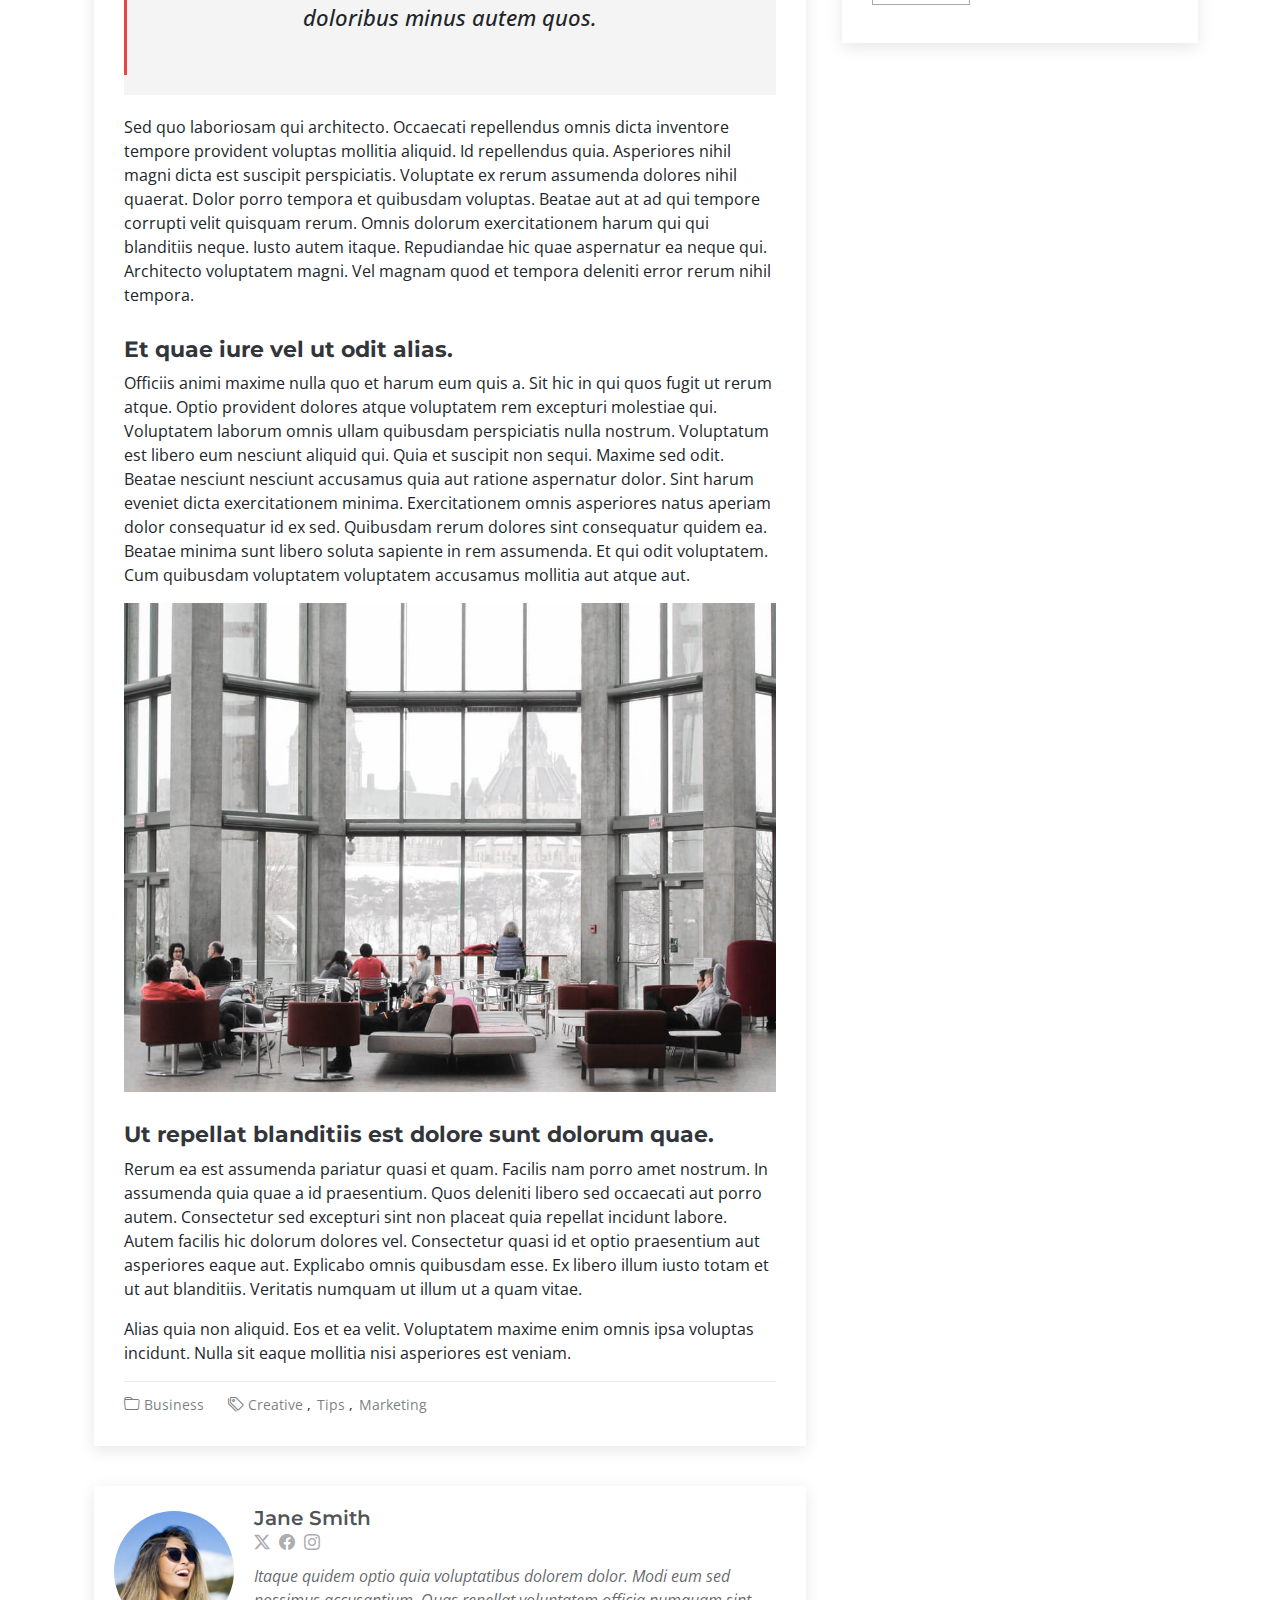
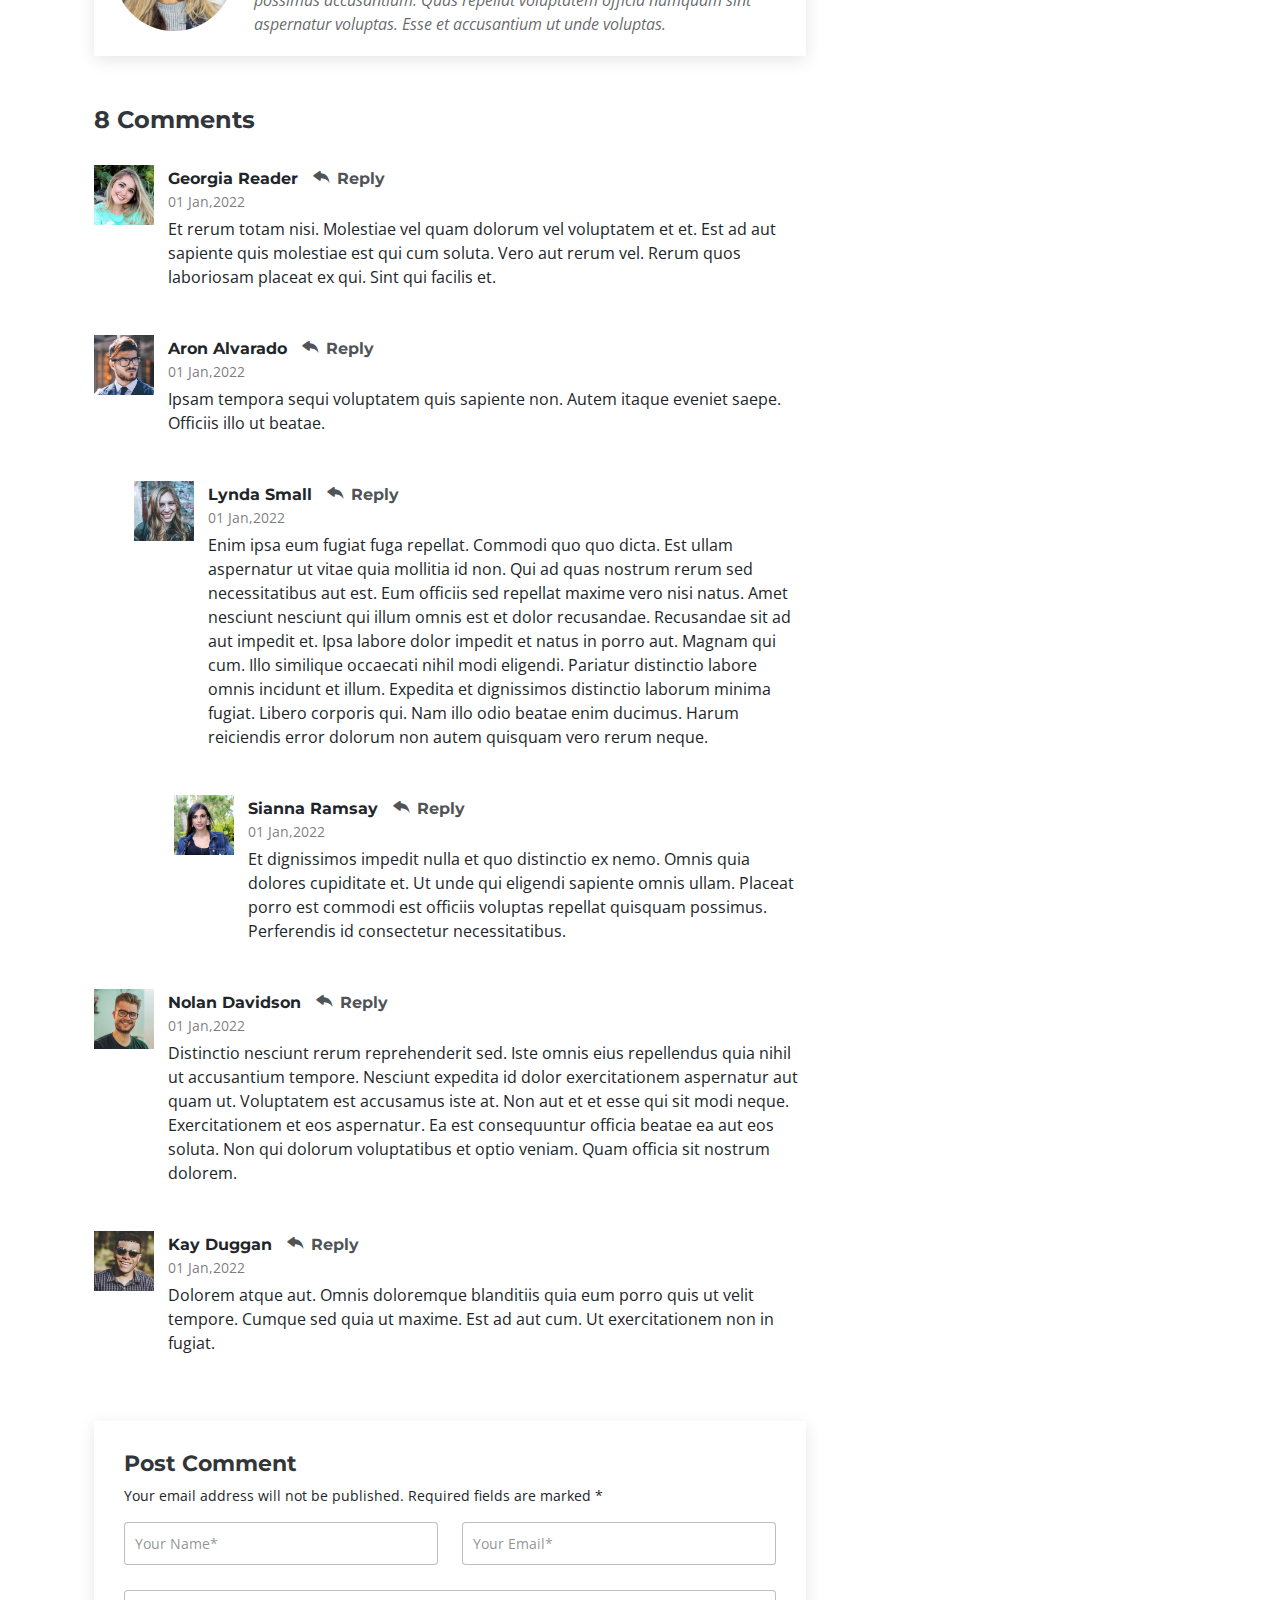
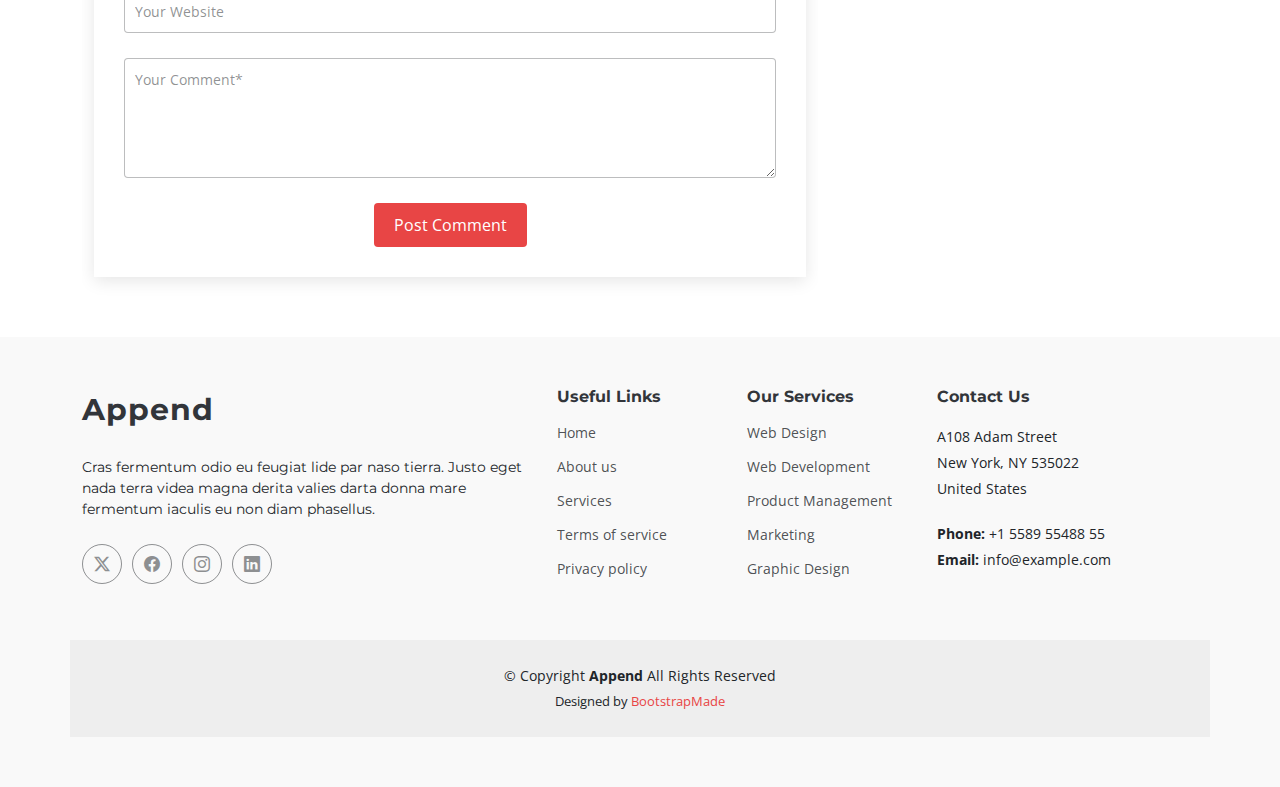
<file: blog-details.html>
<!DOCTYPE html>
<html lang="en">

<head>
  <meta charset="utf-8">
  <meta content="width=device-width, initial-scale=1.0" name="viewport">
  <title>Blog Details - Append Bootstrap Template</title>
  <meta content="" name="description">
  <meta content="" name="keywords">

  <!-- Favicons -->
  <link href="assets/img/favicon.png" rel="icon">
  <link href="assets/img/apple-touch-icon.png" rel="apple-touch-icon">

  <!-- Fonts -->
  <link href="https://fonts.googleapis.com" rel="preconnect">
  <link href="https://fonts.gstatic.com" rel="preconnect" crossorigin>
  <link href="https://fonts.googleapis.com/css2?family=Open+Sans:ital,wght@0,300;0,400;0,500;0,600;0,700;0,800;1,300;1,400;1,500;1,600;1,700;1,800&family=Montserrat:ital,wght@0,100;0,200;0,300;0,400;0,500;0,600;0,700;0,800;0,900;1,100;1,200;1,300;1,400;1,500;1,600;1,700;1,800;1,900&family=Poppins:ital,wght@0,100;0,200;0,300;0,400;0,500;0,600;0,700;0,800;0,900;1,100;1,200;1,300;1,400;1,500;1,600;1,700;1,800;1,900&display=swap" rel="stylesheet">

  <!-- Vendor CSS Files -->
  <link href="assets/vendor/bootstrap/css/bootstrap.min.css" rel="stylesheet">
  <link href="assets/vendor/bootstrap-icons/bootstrap-icons.css" rel="stylesheet">
  <link href="assets/vendor/aos/aos.css" rel="stylesheet">
  <link href="assets/vendor/glightbox/css/glightbox.min.css" rel="stylesheet">
  <link href="assets/vendor/swiper/swiper-bundle.min.css" rel="stylesheet">

  <!-- Main CSS File -->
  <link href="assets/css/main.css" rel="stylesheet">

  <!-- =======================================================
  * Template Name: Append
  * Template URL: https://bootstrapmade.com/append-bootstrap-website-template/
  * Updated: Jun 29 2024 with Bootstrap v5.3.3
  * Author: BootstrapMade.com
  * License: https://bootstrapmade.com/license/
  ======================================================== -->
</head>

<body class="blog-details-page">

  <header id="header" class="header d-flex align-items-center sticky-top">
    <div class="container-fluid position-relative d-flex align-items-center justify-content-between">

      <a href="index.html" class="logo d-flex align-items-center me-auto me-xl-0">
        <!-- Uncomment the line below if you also wish to use an image logo -->
        <!-- <img src="assets/img/logo.png" alt=""> -->
        <h1 class="sitename">Append</h1><span>.</span>
      </a>

      <nav id="navmenu" class="navmenu">
        <ul>
          <li><a href="index.html#hero">Home</a></li>
          <li><a href="index.html#about">About</a></li>
          <li><a href="index.html#services">Services</a></li>
          <li><a href="index.html#portfolio">Portfolio</a></li>
          <li><a href="index.html#pricing">Pricing</a></li>
          <li><a href="index.html#team">Team</a></li>
          <li><a href="blog.html">Blog</a></li>
          <li class="dropdown"><a href="#"><span>Dropdown</span> <i class="bi bi-chevron-down toggle-dropdown"></i></a>
            <ul>
              <li><a href="#">Dropdown 1</a></li>
              <li class="dropdown"><a href="#"><span>Deep Dropdown</span> <i class="bi bi-chevron-down toggle-dropdown"></i></a>
                <ul>
                  <li><a href="#">Deep Dropdown 1</a></li>
                  <li><a href="#">Deep Dropdown 2</a></li>
                  <li><a href="#">Deep Dropdown 3</a></li>
                  <li><a href="#">Deep Dropdown 4</a></li>
                  <li><a href="#">Deep Dropdown 5</a></li>
                </ul>
              </li>
              <li><a href="#">Dropdown 2</a></li>
              <li><a href="#">Dropdown 3</a></li>
              <li><a href="#">Dropdown 4</a></li>
            </ul>
          </li>
          <li><a href="index.html#contact">Contact</a></li>
        </ul>
        <i class="mobile-nav-toggle d-xl-none bi bi-list"></i>
      </nav>

      <a class="btn-getstarted" href="index.html#about">Get Started</a>

    </div>
  </header>

  <main class="main">

    <!-- Page Title -->
    <div class="page-title" data-aos="fade">
      <div class="heading">
        <div class="container">
          <div class="row d-flex justify-content-center text-center">
            <div class="col-lg-8">
              <h1>Blog Details</h1>
              <p class="mb-0">Odio et unde deleniti. Deserunt numquam exercitationem. Officiis quo odio sint voluptas consequatur ut a odio voluptatem. Sit dolorum debitis veritatis natus dolores. Quasi ratione sint. Sit quaerat ipsum dolorem.</p>
            </div>
          </div>
        </div>
      </div>
      <nav class="breadcrumbs">
        <div class="container">
          <ol>
            <li><a href="index.html">Home</a></li>
            <li class="current">Blog Details</li>
          </ol>
        </div>
      </nav>
    </div><!-- End Page Title -->

    <div class="container">
      <div class="row">

        <div class="col-lg-8">

          <!-- Blog Details Section -->
          <section id="blog-details" class="blog-details section">
            <div class="container">

              <article class="article">

                <div class="post-img">
                  <img src="assets/img/blog/blog-1.jpg" alt="" class="img-fluid">
                </div>

                <h2 class="title">Dolorum optio tempore voluptas dignissimos cumque fuga qui quibusdam quia</h2>

                <div class="meta-top">
                  <ul>
                    <li class="d-flex align-items-center"><i class="bi bi-person"></i> <a href="blog-details.html">John Doe</a></li>
                    <li class="d-flex align-items-center"><i class="bi bi-clock"></i> <a href="blog-details.html"><time datetime="2020-01-01">Jan 1, 2022</time></a></li>
                    <li class="d-flex align-items-center"><i class="bi bi-chat-dots"></i> <a href="blog-details.html">12 Comments</a></li>
                  </ul>
                </div><!-- End meta top -->

                <div class="content">
                  <p>
                    Similique neque nam consequuntur ad non maxime aliquam quas. Quibusdam animi praesentium. Aliquam et laboriosam eius aut nostrum quidem aliquid dicta.
                    Et eveniet enim. Qui velit est ea dolorem doloremque deleniti aperiam unde soluta. Est cum et quod quos aut ut et sit sunt. Voluptate porro consequatur assumenda perferendis dolore.
                  </p>

                  <p>
                    Sit repellat hic cupiditate hic ut nemo. Quis nihil sunt non reiciendis. Sequi in accusamus harum vel aspernatur. Excepturi numquam nihil cumque odio. Et voluptate cupiditate.
                  </p>

                  <blockquote>
                    <p>
                      Et vero doloremque tempore voluptatem ratione vel aut. Deleniti sunt animi aut. Aut eos aliquam doloribus minus autem quos.
                    </p>
                  </blockquote>

                  <p>
                    Sed quo laboriosam qui architecto. Occaecati repellendus omnis dicta inventore tempore provident voluptas mollitia aliquid. Id repellendus quia. Asperiores nihil magni dicta est suscipit perspiciatis. Voluptate ex rerum assumenda dolores nihil quaerat.
                    Dolor porro tempora et quibusdam voluptas. Beatae aut at ad qui tempore corrupti velit quisquam rerum. Omnis dolorum exercitationem harum qui qui blanditiis neque.
                    Iusto autem itaque. Repudiandae hic quae aspernatur ea neque qui. Architecto voluptatem magni. Vel magnam quod et tempora deleniti error rerum nihil tempora.
                  </p>

                  <h3>Et quae iure vel ut odit alias.</h3>
                  <p>
                    Officiis animi maxime nulla quo et harum eum quis a. Sit hic in qui quos fugit ut rerum atque. Optio provident dolores atque voluptatem rem excepturi molestiae qui. Voluptatem laborum omnis ullam quibusdam perspiciatis nulla nostrum. Voluptatum est libero eum nesciunt aliquid qui.
                    Quia et suscipit non sequi. Maxime sed odit. Beatae nesciunt nesciunt accusamus quia aut ratione aspernatur dolor. Sint harum eveniet dicta exercitationem minima. Exercitationem omnis asperiores natus aperiam dolor consequatur id ex sed. Quibusdam rerum dolores sint consequatur quidem ea.
                    Beatae minima sunt libero soluta sapiente in rem assumenda. Et qui odit voluptatem. Cum quibusdam voluptatem voluptatem accusamus mollitia aut atque aut.
                  </p>
                  <img src="assets/img/blog/blog-inside-post.jpg" class="img-fluid" alt="">

                  <h3>Ut repellat blanditiis est dolore sunt dolorum quae.</h3>
                  <p>
                    Rerum ea est assumenda pariatur quasi et quam. Facilis nam porro amet nostrum. In assumenda quia quae a id praesentium. Quos deleniti libero sed occaecati aut porro autem. Consectetur sed excepturi sint non placeat quia repellat incidunt labore. Autem facilis hic dolorum dolores vel.
                    Consectetur quasi id et optio praesentium aut asperiores eaque aut. Explicabo omnis quibusdam esse. Ex libero illum iusto totam et ut aut blanditiis. Veritatis numquam ut illum ut a quam vitae.
                  </p>
                  <p>
                    Alias quia non aliquid. Eos et ea velit. Voluptatem maxime enim omnis ipsa voluptas incidunt. Nulla sit eaque mollitia nisi asperiores est veniam.
                  </p>

                </div><!-- End post content -->

                <div class="meta-bottom">
                  <i class="bi bi-folder"></i>
                  <ul class="cats">
                    <li><a href="#">Business</a></li>
                  </ul>

                  <i class="bi bi-tags"></i>
                  <ul class="tags">
                    <li><a href="#">Creative</a></li>
                    <li><a href="#">Tips</a></li>
                    <li><a href="#">Marketing</a></li>
                  </ul>
                </div><!-- End meta bottom -->

              </article>

            </div>
          </section><!-- /Blog Details Section -->

          <!-- Blog Author Section -->
          <section id="blog-author" class="blog-author section">

            <div class="container">
              <div class="author-container d-flex align-items-center">
                <img src="assets/img/blog/blog-author.jpg" class="rounded-circle flex-shrink-0" alt="">
                <div>
                  <h4>Jane Smith</h4>
                  <div class="social-links">
                    <a href="https://x.com/#"><i class="bi bi-twitter-x"></i></a>
                    <a href="https://facebook.com/#"><i class="bi bi-facebook"></i></a>
                    <a href="https://instagram.com/#"><i class="biu bi-instagram"></i></a>
                  </div>
                  <p>
                    Itaque quidem optio quia voluptatibus dolorem dolor. Modi eum sed possimus accusantium. Quas repellat voluptatem officia numquam sint aspernatur voluptas. Esse et accusantium ut unde voluptas.
                  </p>
                </div>
              </div>
            </div>

          </section><!-- /Blog Author Section -->

          <!-- Blog Comments Section -->
          <section id="blog-comments" class="blog-comments section">

            <div class="container">

              <h4 class="comments-count">8 Comments</h4>

              <div id="comment-1" class="comment">
                <div class="d-flex">
                  <div class="comment-img"><img src="assets/img/blog/comments-1.jpg" alt=""></div>
                  <div>
                    <h5><a href="">Georgia Reader</a> <a href="#" class="reply"><i class="bi bi-reply-fill"></i> Reply</a></h5>
                    <time datetime="2020-01-01">01 Jan,2022</time>
                    <p>
                      Et rerum totam nisi. Molestiae vel quam dolorum vel voluptatem et et. Est ad aut sapiente quis molestiae est qui cum soluta.
                      Vero aut rerum vel. Rerum quos laboriosam placeat ex qui. Sint qui facilis et.
                    </p>
                  </div>
                </div>
              </div><!-- End comment #1 -->

              <div id="comment-2" class="comment">
                <div class="d-flex">
                  <div class="comment-img"><img src="assets/img/blog/comments-2.jpg" alt=""></div>
                  <div>
                    <h5><a href="">Aron Alvarado</a> <a href="#" class="reply"><i class="bi bi-reply-fill"></i> Reply</a></h5>
                    <time datetime="2020-01-01">01 Jan,2022</time>
                    <p>
                      Ipsam tempora sequi voluptatem quis sapiente non. Autem itaque eveniet saepe. Officiis illo ut beatae.
                    </p>
                  </div>
                </div>

                <div id="comment-reply-1" class="comment comment-reply">
                  <div class="d-flex">
                    <div class="comment-img"><img src="assets/img/blog/comments-3.jpg" alt=""></div>
                    <div>
                      <h5><a href="">Lynda Small</a> <a href="#" class="reply"><i class="bi bi-reply-fill"></i> Reply</a></h5>
                      <time datetime="2020-01-01">01 Jan,2022</time>
                      <p>
                        Enim ipsa eum fugiat fuga repellat. Commodi quo quo dicta. Est ullam aspernatur ut vitae quia mollitia id non. Qui ad quas nostrum rerum sed necessitatibus aut est. Eum officiis sed repellat maxime vero nisi natus. Amet nesciunt nesciunt qui illum omnis est et dolor recusandae.

                        Recusandae sit ad aut impedit et. Ipsa labore dolor impedit et natus in porro aut. Magnam qui cum. Illo similique occaecati nihil modi eligendi. Pariatur distinctio labore omnis incidunt et illum. Expedita et dignissimos distinctio laborum minima fugiat.

                        Libero corporis qui. Nam illo odio beatae enim ducimus. Harum reiciendis error dolorum non autem quisquam vero rerum neque.
                      </p>
                    </div>
                  </div>

                  <div id="comment-reply-2" class="comment comment-reply">
                    <div class="d-flex">
                      <div class="comment-img"><img src="assets/img/blog/comments-4.jpg" alt=""></div>
                      <div>
                        <h5><a href="">Sianna Ramsay</a> <a href="#" class="reply"><i class="bi bi-reply-fill"></i> Reply</a></h5>
                        <time datetime="2020-01-01">01 Jan,2022</time>
                        <p>
                          Et dignissimos impedit nulla et quo distinctio ex nemo. Omnis quia dolores cupiditate et. Ut unde qui eligendi sapiente omnis ullam. Placeat porro est commodi est officiis voluptas repellat quisquam possimus. Perferendis id consectetur necessitatibus.
                        </p>
                      </div>
                    </div>

                  </div><!-- End comment reply #2-->

                </div><!-- End comment reply #1-->

              </div><!-- End comment #2-->

              <div id="comment-3" class="comment">
                <div class="d-flex">
                  <div class="comment-img"><img src="assets/img/blog/comments-5.jpg" alt=""></div>
                  <div>
                    <h5><a href="">Nolan Davidson</a> <a href="#" class="reply"><i class="bi bi-reply-fill"></i> Reply</a></h5>
                    <time datetime="2020-01-01">01 Jan,2022</time>
                    <p>
                      Distinctio nesciunt rerum reprehenderit sed. Iste omnis eius repellendus quia nihil ut accusantium tempore. Nesciunt expedita id dolor exercitationem aspernatur aut quam ut. Voluptatem est accusamus iste at.
                      Non aut et et esse qui sit modi neque. Exercitationem et eos aspernatur. Ea est consequuntur officia beatae ea aut eos soluta. Non qui dolorum voluptatibus et optio veniam. Quam officia sit nostrum dolorem.
                    </p>
                  </div>
                </div>

              </div><!-- End comment #3 -->

              <div id="comment-4" class="comment">
                <div class="d-flex">
                  <div class="comment-img"><img src="assets/img/blog/comments-6.jpg" alt=""></div>
                  <div>
                    <h5><a href="">Kay Duggan</a> <a href="#" class="reply"><i class="bi bi-reply-fill"></i> Reply</a></h5>
                    <time datetime="2020-01-01">01 Jan,2022</time>
                    <p>
                      Dolorem atque aut. Omnis doloremque blanditiis quia eum porro quis ut velit tempore. Cumque sed quia ut maxime. Est ad aut cum. Ut exercitationem non in fugiat.
                    </p>
                  </div>
                </div>

              </div><!-- End comment #4 -->

            </div>

          </section><!-- /Blog Comments Section -->

          <!-- Comment Form Section -->
          <section id="comment-form" class="comment-form section">
            <div class="container">

              <form action="">

                <h4>Post Comment</h4>
                <p>Your email address will not be published. Required fields are marked * </p>
                <div class="row">
                  <div class="col-md-6 form-group">
                    <input name="name" type="text" class="form-control" placeholder="Your Name*">
                  </div>
                  <div class="col-md-6 form-group">
                    <input name="email" type="text" class="form-control" placeholder="Your Email*">
                  </div>
                </div>
                <div class="row">
                  <div class="col form-group">
                    <input name="website" type="text" class="form-control" placeholder="Your Website">
                  </div>
                </div>
                <div class="row">
                  <div class="col form-group">
                    <textarea name="comment" class="form-control" placeholder="Your Comment*"></textarea>
                  </div>
                </div>

                <div class="text-center">
                  <button type="submit" class="btn btn-primary">Post Comment</button>
                </div>

              </form>

            </div>
          </section><!-- /Comment Form Section -->

        </div>

        <div class="col-lg-4 sidebar">

          <div class="widgets-container">

            <!-- Search Widget -->
            <div class="search-widget widget-item">

              <h3 class="widget-title">Search</h3>
              <form action="">
                <input type="text">
                <button type="submit" title="Search"><i class="bi bi-search"></i></button>
              </form>

            </div><!--/Search Widget -->

            <!-- Categories Widget -->
            <div class="categories-widget widget-item">

              <h3 class="widget-title">Categories</h3>
              <ul class="mt-3">
                <li><a href="#">General <span>(25)</span></a></li>
                <li><a href="#">Lifestyle <span>(12)</span></a></li>
                <li><a href="#">Travel <span>(5)</span></a></li>
                <li><a href="#">Design <span>(22)</span></a></li>
                <li><a href="#">Creative <span>(8)</span></a></li>
                <li><a href="#">Educaion <span>(14)</span></a></li>
              </ul>

            </div><!--/Categories Widget -->

            <!-- Recent Posts Widget -->
            <div class="recent-posts-widget widget-item">

              <h3 class="widget-title">Recent Posts</h3>

              <div class="post-item">
                <img src="assets/img/blog/blog-recent-1.jpg" alt="" class="flex-shrink-0">
                <div>
                  <h4><a href="blog-details.html">Nihil blanditiis at in nihil autem</a></h4>
                  <time datetime="2020-01-01">Jan 1, 2020</time>
                </div>
              </div><!-- End recent post item-->

              <div class="post-item">
                <img src="assets/img/blog/blog-recent-2.jpg" alt="" class="flex-shrink-0">
                <div>
                  <h4><a href="blog-details.html">Quidem autem et impedit</a></h4>
                  <time datetime="2020-01-01">Jan 1, 2020</time>
                </div>
              </div><!-- End recent post item-->

              <div class="post-item">
                <img src="assets/img/blog/blog-recent-3.jpg" alt="" class="flex-shrink-0">
                <div>
                  <h4><a href="blog-details.html">Id quia et et ut maxime similique occaecati ut</a></h4>
                  <time datetime="2020-01-01">Jan 1, 2020</time>
                </div>
              </div><!-- End recent post item-->

              <div class="post-item">
                <img src="assets/img/blog/blog-recent-4.jpg" alt="" class="flex-shrink-0">
                <div>
                  <h4><a href="blog-details.html">Laborum corporis quo dara net para</a></h4>
                  <time datetime="2020-01-01">Jan 1, 2020</time>
                </div>
              </div><!-- End recent post item-->

              <div class="post-item">
                <img src="assets/img/blog/blog-recent-5.jpg" alt="" class="flex-shrink-0">
                <div>
                  <h4><a href="blog-details.html">Et dolores corrupti quae illo quod dolor</a></h4>
                  <time datetime="2020-01-01">Jan 1, 2020</time>
                </div>
              </div><!-- End recent post item-->

            </div><!--/Recent Posts Widget -->

            <!-- Tags Widget -->
            <div class="tags-widget widget-item">

              <h3 class="widget-title">Tags</h3>
              <ul>
                <li><a href="#">App</a></li>
                <li><a href="#">IT</a></li>
                <li><a href="#">Business</a></li>
                <li><a href="#">Mac</a></li>
                <li><a href="#">Design</a></li>
                <li><a href="#">Office</a></li>
                <li><a href="#">Creative</a></li>
                <li><a href="#">Studio</a></li>
                <li><a href="#">Smart</a></li>
                <li><a href="#">Tips</a></li>
                <li><a href="#">Marketing</a></li>
              </ul>

            </div><!--/Tags Widget -->

          </div>

        </div>

      </div>
    </div>

  </main>

  <footer id="footer" class="footer position-relative light-background">

    <div class="container footer-top">
      <div class="row gy-4">
        <div class="col-lg-5 col-md-12 footer-about">
          <a href="index.html" class="logo d-flex align-items-center">
            <span class="sitename">Append</span>
          </a>
          <p>Cras fermentum odio eu feugiat lide par naso tierra. Justo eget nada terra videa magna derita valies darta donna mare fermentum iaculis eu non diam phasellus.</p>
          <div class="social-links d-flex mt-4">
            <a href=""><i class="bi bi-twitter-x"></i></a>
            <a href=""><i class="bi bi-facebook"></i></a>
            <a href=""><i class="bi bi-instagram"></i></a>
            <a href=""><i class="bi bi-linkedin"></i></a>
          </div>
        </div>

        <div class="col-lg-2 col-6 footer-links">
          <h4>Useful Links</h4>
          <ul>
            <li><a href="#">Home</a></li>
            <li><a href="#">About us</a></li>
            <li><a href="#">Services</a></li>
            <li><a href="#">Terms of service</a></li>
            <li><a href="#">Privacy policy</a></li>
          </ul>
        </div>

        <div class="col-lg-2 col-6 footer-links">
          <h4>Our Services</h4>
          <ul>
            <li><a href="#">Web Design</a></li>
            <li><a href="#">Web Development</a></li>
            <li><a href="#">Product Management</a></li>
            <li><a href="#">Marketing</a></li>
            <li><a href="#">Graphic Design</a></li>
          </ul>
        </div>

        <div class="col-lg-3 col-md-12 footer-contact text-center text-md-start">
          <h4>Contact Us</h4>
          <p>A108 Adam Street</p>
          <p>New York, NY 535022</p>
          <p>United States</p>
          <p class="mt-4"><strong>Phone:</strong> <span>+1 5589 55488 55</span></p>
          <p><strong>Email:</strong> <span>info@example.com</span></p>
        </div>

      </div>
    </div>

    <div class="container copyright text-center mt-4">
      <p>© <span>Copyright</span> <strong class="sitename">Append</strong> <span>All Rights Reserved</span></p>
      <div class="credits">
        <!-- All the links in the footer should remain intact. -->
        <!-- You can delete the links only if you've purchased the pro version. -->
        <!-- Licensing information: https://bootstrapmade.com/license/ -->
        <!-- Purchase the pro version with working PHP/AJAX contact form: [buy-url] -->
        Designed by <a href="https://bootstrapmade.com/">BootstrapMade</a>
      </div>
    </div>

  </footer>

  <!-- Scroll Top -->
  <a href="#" id="scroll-top" class="scroll-top d-flex align-items-center justify-content-center"><i class="bi bi-arrow-up-short"></i></a>

  <!-- Preloader -->
  <div id="preloader"></div>

  <!-- Vendor JS Files -->
  <script src="assets/vendor/bootstrap/js/bootstrap.bundle.min.js"></script>
  <script src="assets/vendor/php-email-form/validate.js"></script>
  <script src="assets/vendor/aos/aos.js"></script>
  <script src="assets/vendor/glightbox/js/glightbox.min.js"></script>
  <script src="assets/vendor/purecounter/purecounter_vanilla.js"></script>
  <script src="assets/vendor/imagesloaded/imagesloaded.pkgd.min.js"></script>
  <script src="assets/vendor/isotope-layout/isotope.pkgd.min.js"></script>
  <script src="assets/vendor/swiper/swiper-bundle.min.js"></script>

  <!-- Main JS File -->
  <script src="assets/js/main.js"></script>

</body>

</html>
</file>
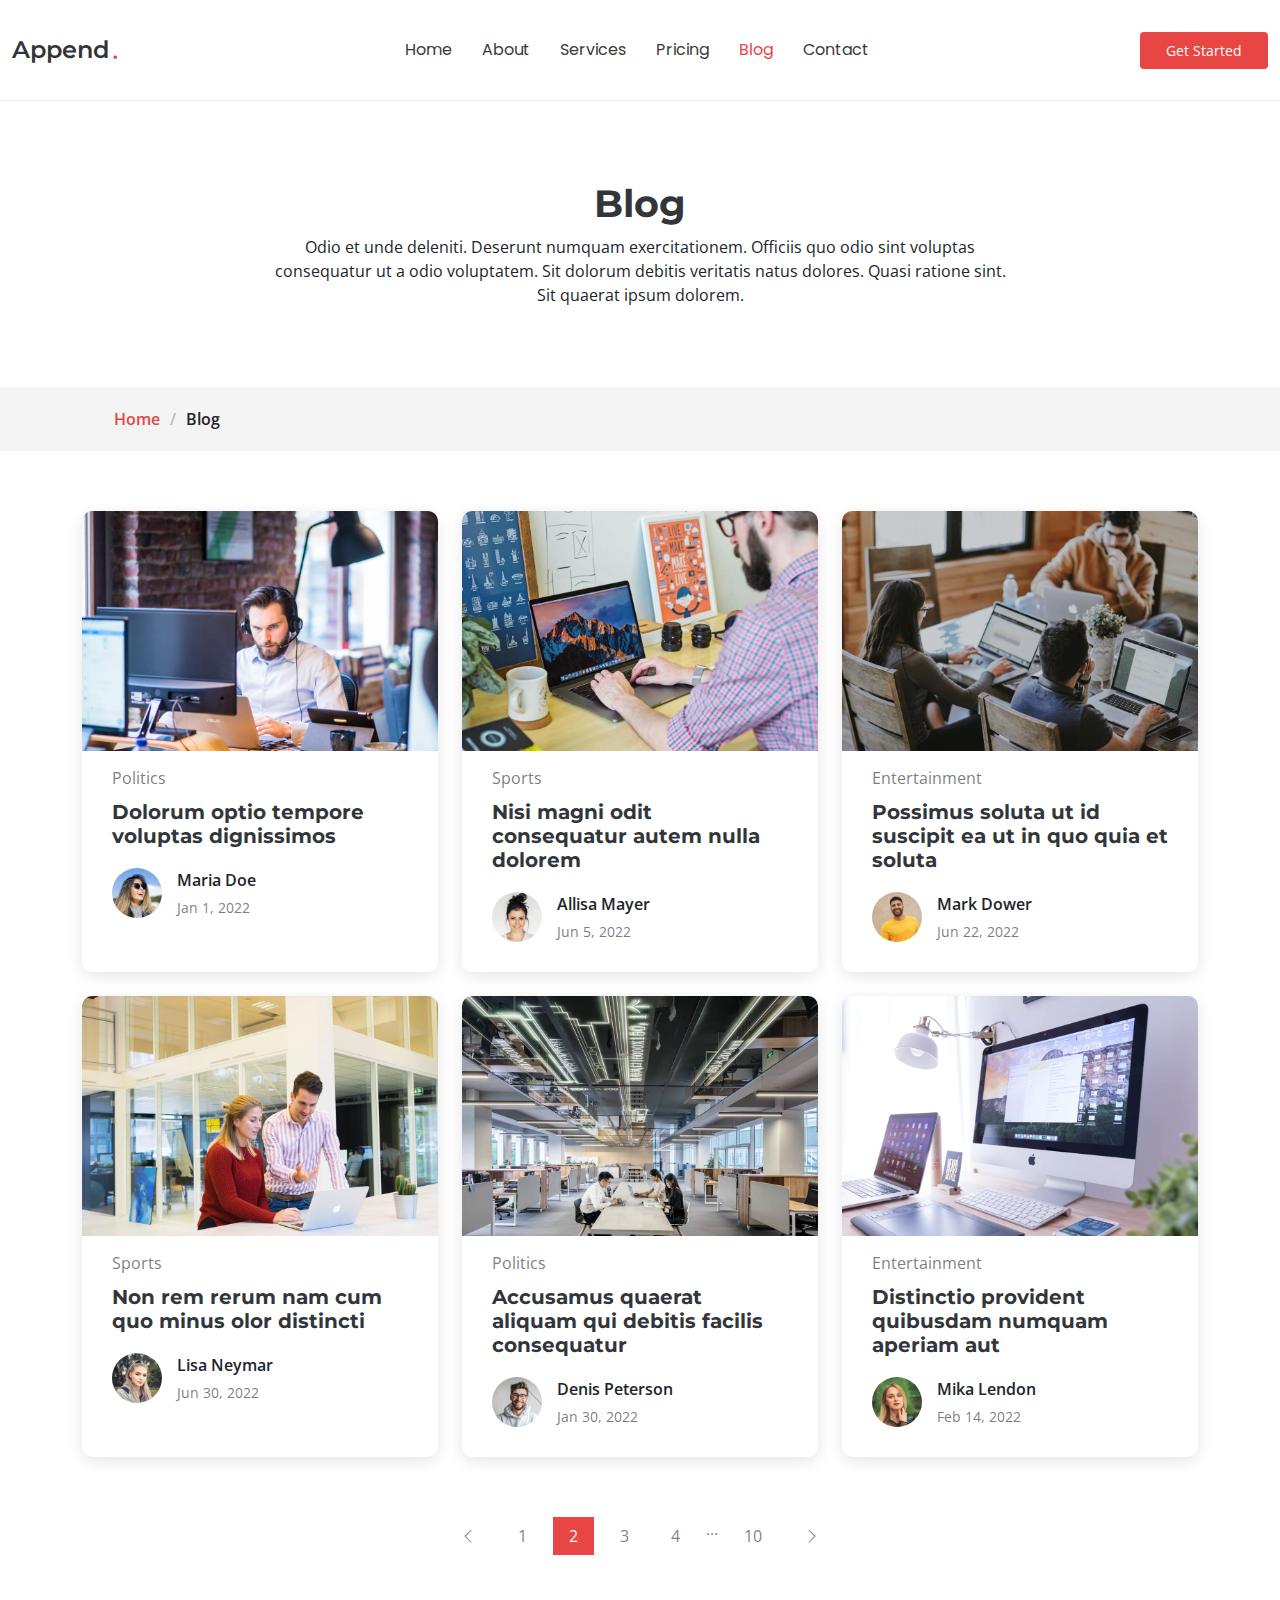
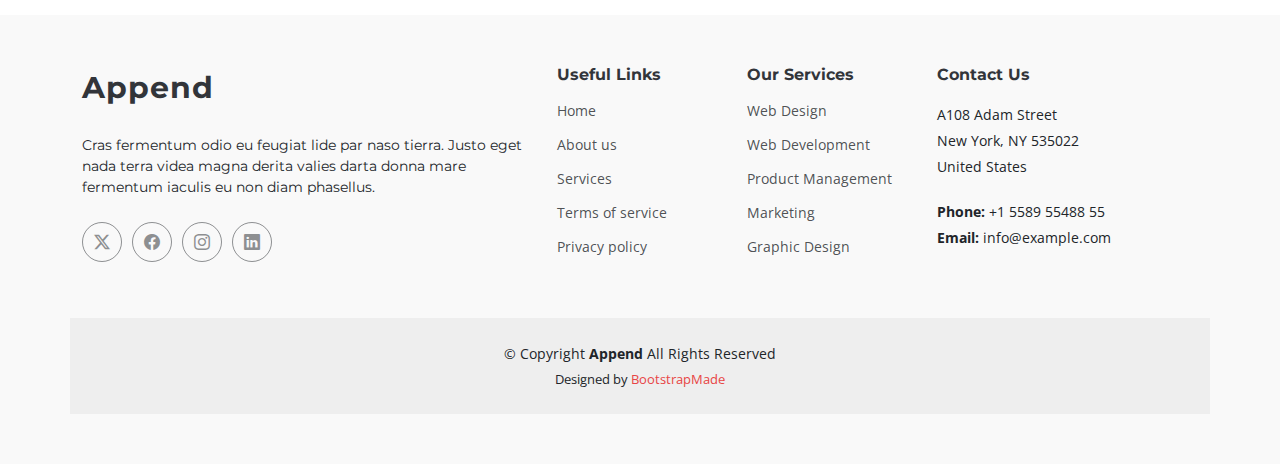
<file: blog.html>
<!DOCTYPE html>
<html lang="en">

<head>
  <meta charset="utf-8">
  <meta content="width=device-width, initial-scale=1.0" name="viewport">
  <title>Blog - Append Bootstrap Template</title>
  <meta content="" name="description">
  <meta content="" name="keywords">

  <!-- Favicons -->
  <link href="assets/img/favicon.png" rel="icon">
  <link href="assets/img/apple-touch-icon.png" rel="apple-touch-icon">

  <!-- Fonts -->
  <link href="https://fonts.googleapis.com" rel="preconnect">
  <link href="https://fonts.gstatic.com" rel="preconnect" crossorigin>
  <link href="https://fonts.googleapis.com/css2?family=Open+Sans:ital,wght@0,300;0,400;0,500;0,600;0,700;0,800;1,300;1,400;1,500;1,600;1,700;1,800&family=Montserrat:ital,wght@0,100;0,200;0,300;0,400;0,500;0,600;0,700;0,800;0,900;1,100;1,200;1,300;1,400;1,500;1,600;1,700;1,800;1,900&family=Poppins:ital,wght@0,100;0,200;0,300;0,400;0,500;0,600;0,700;0,800;0,900;1,100;1,200;1,300;1,400;1,500;1,600;1,700;1,800;1,900&display=swap" rel="stylesheet">

  <!-- Vendor CSS Files -->
  <link href="assets/vendor/bootstrap/css/bootstrap.min.css" rel="stylesheet">
  <link href="assets/vendor/bootstrap-icons/bootstrap-icons.css" rel="stylesheet">
  <link href="assets/vendor/aos/aos.css" rel="stylesheet">
  <link href="assets/vendor/glightbox/css/glightbox.min.css" rel="stylesheet">
  <link href="assets/vendor/swiper/swiper-bundle.min.css" rel="stylesheet">

  <!-- Main CSS File -->
  <link href="assets/css/main.css" rel="stylesheet">

  <!-- =======================================================
  * Template Name: Append
  * Template URL: https://bootstrapmade.com/append-bootstrap-website-template/
  * Updated: Jun 29 2024 with Bootstrap v5.3.3
  * Author: BootstrapMade.com
  * License: https://bootstrapmade.com/license/
  ======================================================== -->
</head>

<body class="blog-page">

  <header id="header" class="header d-flex align-items-center sticky-top">
    <div class="container-fluid position-relative d-flex align-items-center justify-content-between">

      <a href="index.html" class="logo d-flex align-items-center me-auto me-xl-0">
        <!-- Uncomment the line below if you also wish to use an image logo -->
        <!-- <img src="assets/img/logo.png" alt=""> -->
        <h1 class="sitename">Append</h1><span>.</span>
      </a>

      <nav id="navmenu" class="navmenu">
        <ul>
          <li><a href="index.html#hero">Home</a></li>
          <li><a href="index.html#about">About</a></li>
          <li><a href="index.html#services">Services</a></li>
          <li><a href="index.html#pricing">Pricing</a></li>
          <li><a href="blog.html" class="active">Blog</a></li>
          <li><a href="index.html#contact">Contact</a></li>
        </ul>
        <i class="mobile-nav-toggle d-xl-none bi bi-list"></i>
      </nav>

      <a class="btn-getstarted" href="index.html#about">Get Started</a>

    </div>
  </header>

  <main class="main">

    <!-- Page Title -->
    <div class="page-title" data-aos="fade">
      <div class="heading">
        <div class="container">
          <div class="row d-flex justify-content-center text-center">
            <div class="col-lg-8">
              <h1>Blog</h1>
              <p class="mb-0">Odio et unde deleniti. Deserunt numquam exercitationem. Officiis quo odio sint voluptas consequatur ut a odio voluptatem. Sit dolorum debitis veritatis natus dolores. Quasi ratione sint. Sit quaerat ipsum dolorem.</p>
            </div>
          </div>
        </div>
      </div>
      <nav class="breadcrumbs">
        <div class="container">
          <ol>
            <li><a href="index.html">Home</a></li>
            <li class="current">Blog</li>
          </ol>
        </div>
      </nav>
    </div><!-- End Page Title -->

    <!-- Blog Posts Section -->
    <section id="blog-posts" class="blog-posts section">

      <div class="container">
        <div class="row gy-4">

          <div class="col-lg-4">
            <article>

              <div class="post-img">
                <img src="assets/img/blog/blog-1.jpg" alt="" class="img-fluid">
              </div>

              <p class="post-category">Politics</p>

              <h2 class="title">
                <a href="blog-details.html">Dolorum optio tempore voluptas dignissimos</a>
              </h2>

              <div class="d-flex align-items-center">
                <img src="assets/img/blog/blog-author.jpg" alt="" class="img-fluid post-author-img flex-shrink-0">
                <div class="post-meta">
                  <p class="post-author">Maria Doe</p>
                  <p class="post-date">
                    <time datetime="2022-01-01">Jan 1, 2022</time>
                  </p>
                </div>
              </div>

            </article>
          </div><!-- End post list item -->

          <div class="col-lg-4">
            <article>

              <div class="post-img">
                <img src="assets/img/blog/blog-2.jpg" alt="" class="img-fluid">
              </div>

              <p class="post-category">Sports</p>

              <h2 class="title">
                <a href="blog-details.html">Nisi magni odit consequatur autem nulla dolorem</a>
              </h2>

              <div class="d-flex align-items-center">
                <img src="assets/img/blog/blog-author-2.jpg" alt="" class="img-fluid post-author-img flex-shrink-0">
                <div class="post-meta">
                  <p class="post-author">Allisa Mayer</p>
                  <p class="post-date">
                    <time datetime="2022-01-01">Jun 5, 2022</time>
                  </p>
                </div>
              </div>

            </article>
          </div><!-- End post list item -->

          <div class="col-lg-4">
            <article>

              <div class="post-img">
                <img src="assets/img/blog/blog-3.jpg" alt="" class="img-fluid">
              </div>

              <p class="post-category">Entertainment</p>

              <h2 class="title">
                <a href="blog-details.html">Possimus soluta ut id suscipit ea ut in quo quia et soluta</a>
              </h2>

              <div class="d-flex align-items-center">
                <img src="assets/img/blog/blog-author-3.jpg" alt="" class="img-fluid post-author-img flex-shrink-0">
                <div class="post-meta">
                  <p class="post-author">Mark Dower</p>
                  <p class="post-date">
                    <time datetime="2022-01-01">Jun 22, 2022</time>
                  </p>
                </div>
              </div>

            </article>
          </div><!-- End post list item -->

          <div class="col-lg-4">
            <article>

              <div class="post-img">
                <img src="assets/img/blog/blog-4.jpg" alt="" class="img-fluid">
              </div>

              <p class="post-category">Sports</p>

              <h2 class="title">
                <a href="blog-details.html">Non rem rerum nam cum quo minus olor distincti</a>
              </h2>

              <div class="d-flex align-items-center">
                <img src="assets/img/blog/blog-author-4.jpg" alt="" class="img-fluid post-author-img flex-shrink-0">
                <div class="post-meta">
                  <p class="post-author">Lisa Neymar</p>
                  <p class="post-date">
                    <time datetime="2022-01-01">Jun 30, 2022</time>
                  </p>
                </div>
              </div>

            </article>
          </div><!-- End post list item -->

          <div class="col-lg-4">
            <article>

              <div class="post-img">
                <img src="assets/img/blog/blog-5.jpg" alt="" class="img-fluid">
              </div>

              <p class="post-category">Politics</p>

              <h2 class="title">
                <a href="blog-details.html">Accusamus quaerat aliquam qui debitis facilis consequatur</a>
              </h2>

              <div class="d-flex align-items-center">
                <img src="assets/img/blog/blog-author-5.jpg" alt="" class="img-fluid post-author-img flex-shrink-0">
                <div class="post-meta">
                  <p class="post-author">Denis Peterson</p>
                  <p class="post-date">
                    <time datetime="2022-01-01">Jan 30, 2022</time>
                  </p>
                </div>
              </div>

            </article>
          </div><!-- End post list item -->

          <div class="col-lg-4">
            <article>

              <div class="post-img">
                <img src="assets/img/blog/blog-6.jpg" alt="" class="img-fluid">
              </div>

              <p class="post-category">Entertainment</p>

              <h2 class="title">
                <a href="blog-details.html">Distinctio provident quibusdam numquam aperiam aut</a>
              </h2>

              <div class="d-flex align-items-center">
                <img src="assets/img/blog/blog-author-6.jpg" alt="" class="img-fluid post-author-img flex-shrink-0">
                <div class="post-meta">
                  <p class="post-author">Mika Lendon</p>
                  <p class="post-date">
                    <time datetime="2022-01-01">Feb 14, 2022</time>
                  </p>
                </div>
              </div>

            </article>
          </div><!-- End post list item -->

        </div>
      </div>

    </section><!-- /Blog Posts Section -->

    <!-- Blog Pagination Section -->
    <section id="blog-pagination" class="blog-pagination section">

      <div class="container">
        <div class="d-flex justify-content-center">
          <ul>
            <li><a href="#"><i class="bi bi-chevron-left"></i></a></li>
            <li><a href="#">1</a></li>
            <li><a href="#" class="active">2</a></li>
            <li><a href="#">3</a></li>
            <li><a href="#">4</a></li>
            <li>...</li>
            <li><a href="#">10</a></li>
            <li><a href="#"><i class="bi bi-chevron-right"></i></a></li>
          </ul>
        </div>
      </div>

    </section><!-- /Blog Pagination Section -->

  </main>

  <footer id="footer" class="footer position-relative light-background">

    <div class="container footer-top">
      <div class="row gy-4">
        <div class="col-lg-5 col-md-12 footer-about">
          <a href="index.html" class="logo d-flex align-items-center">
            <span class="sitename">Append</span>
          </a>
          <p>Cras fermentum odio eu feugiat lide par naso tierra. Justo eget nada terra videa magna derita valies darta donna mare fermentum iaculis eu non diam phasellus.</p>
          <div class="social-links d-flex mt-4">
            <a href=""><i class="bi bi-twitter-x"></i></a>
            <a href=""><i class="bi bi-facebook"></i></a>
            <a href=""><i class="bi bi-instagram"></i></a>
            <a href=""><i class="bi bi-linkedin"></i></a>
          </div>
        </div>

        <div class="col-lg-2 col-6 footer-links">
          <h4>Useful Links</h4>
          <ul>
            <li><a href="#">Home</a></li>
            <li><a href="#">About us</a></li>
            <li><a href="#">Services</a></li>
            <li><a href="#">Terms of service</a></li>
            <li><a href="#">Privacy policy</a></li>
          </ul>
        </div>

        <div class="col-lg-2 col-6 footer-links">
          <h4>Our Services</h4>
          <ul>
            <li><a href="#">Web Design</a></li>
            <li><a href="#">Web Development</a></li>
            <li><a href="#">Product Management</a></li>
            <li><a href="#">Marketing</a></li>
            <li><a href="#">Graphic Design</a></li>
          </ul>
        </div>

        <div class="col-lg-3 col-md-12 footer-contact text-center text-md-start">
          <h4>Contact Us</h4>
          <p>A108 Adam Street</p>
          <p>New York, NY 535022</p>
          <p>United States</p>
          <p class="mt-4"><strong>Phone:</strong> <span>+1 5589 55488 55</span></p>
          <p><strong>Email:</strong> <span>info@example.com</span></p>
        </div>

      </div>
    </div>

    <div class="container copyright text-center mt-4">
      <p>© <span>Copyright</span> <strong class="sitename">Append</strong> <span>All Rights Reserved</span></p>
      <div class="credits">
        <!-- All the links in the footer should remain intact. -->
        <!-- You can delete the links only if you've purchased the pro version. -->
        <!-- Licensing information: https://bootstrapmade.com/license/ -->
        <!-- Purchase the pro version with working PHP/AJAX contact form: [buy-url] -->
        Designed by <a href="https://bootstrapmade.com/">BootstrapMade</a>
      </div>
    </div>

  </footer>

  <!-- Scroll Top -->
  <a href="#" id="scroll-top" class="scroll-top d-flex align-items-center justify-content-center"><i class="bi bi-arrow-up-short"></i></a>

  <!-- Preloader -->
  <div id="preloader"></div>

  <!-- Vendor JS Files -->
  <script src="assets/vendor/bootstrap/js/bootstrap.bundle.min.js"></script>
  <script src="assets/vendor/php-email-form/validate.js"></script>
  <script src="assets/vendor/aos/aos.js"></script>
  <script src="assets/vendor/glightbox/js/glightbox.min.js"></script>
  <script src="assets/vendor/purecounter/purecounter_vanilla.js"></script>
  <script src="assets/vendor/imagesloaded/imagesloaded.pkgd.min.js"></script>
  <script src="assets/vendor/isotope-layout/isotope.pkgd.min.js"></script>
  <script src="assets/vendor/swiper/swiper-bundle.min.js"></script>

  <!-- Main JS File -->
  <script src="assets/js/main.js"></script>

</body>

</html>
</file>
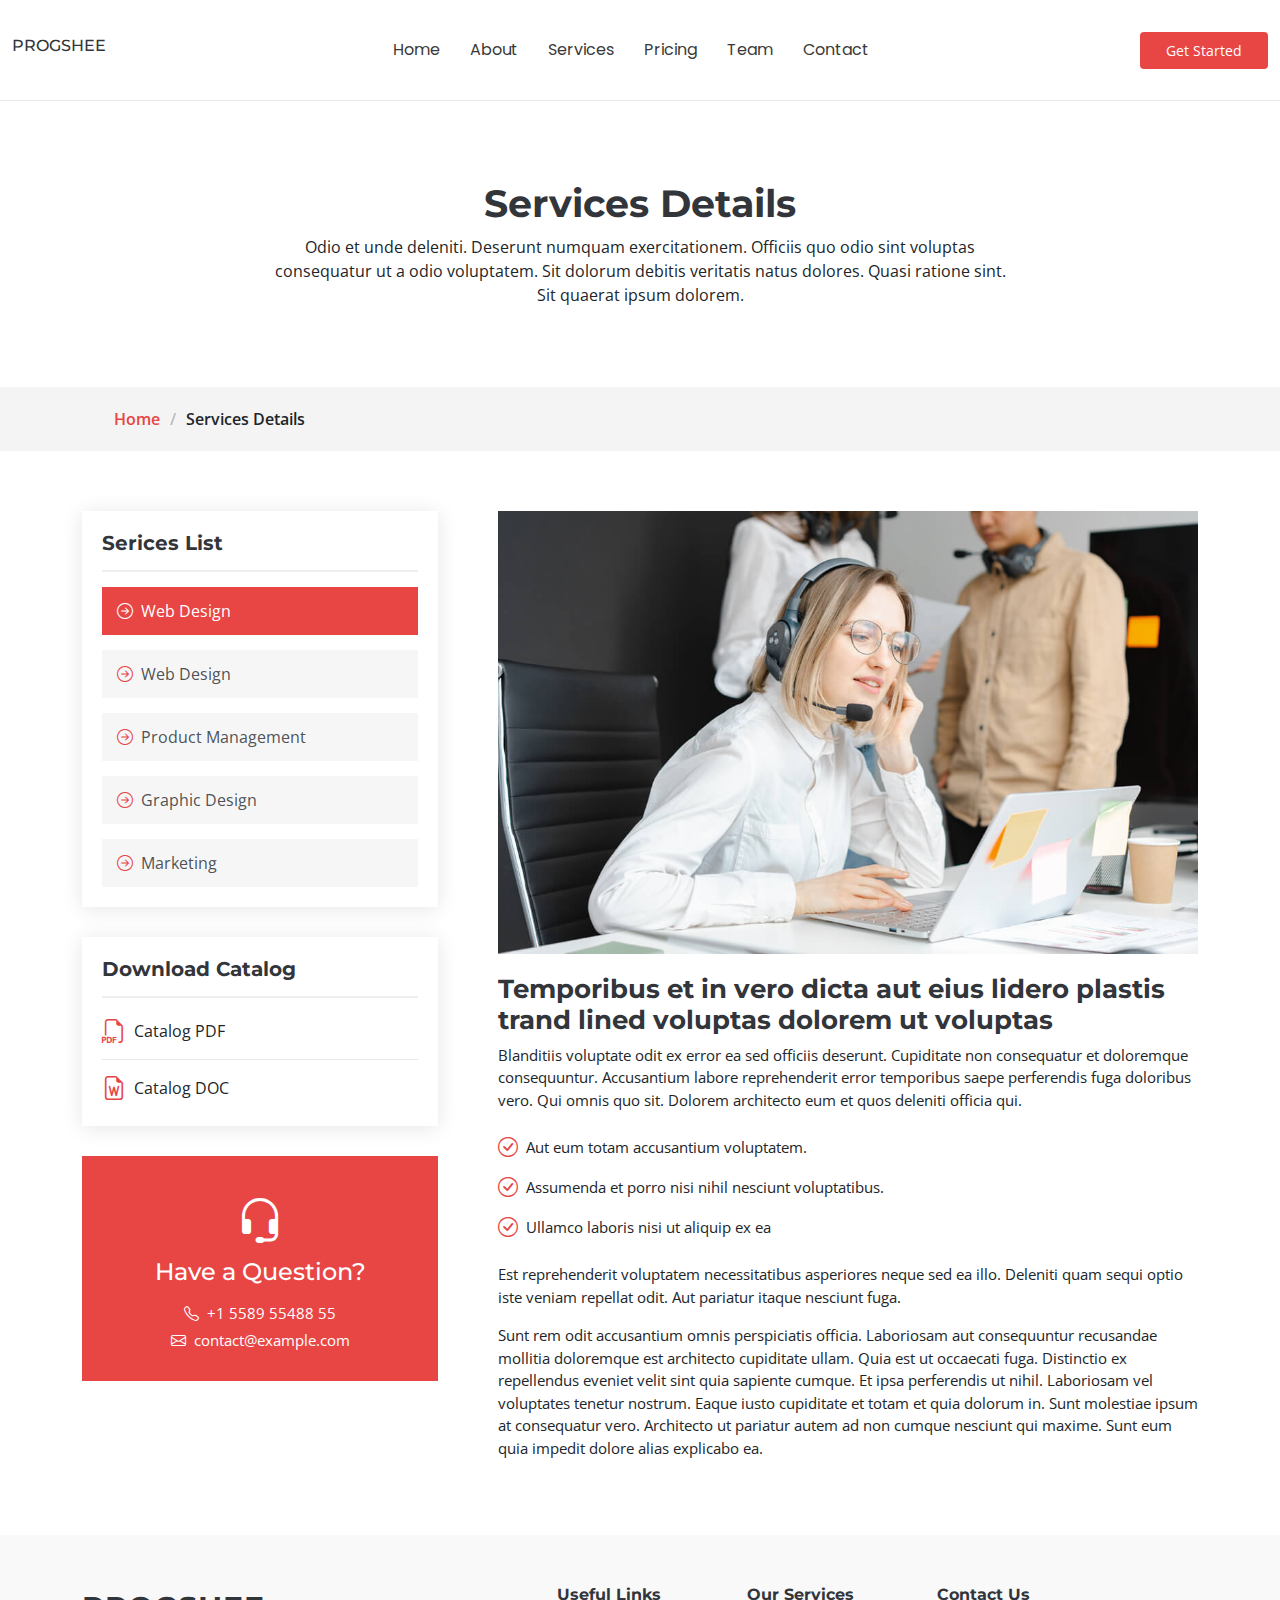
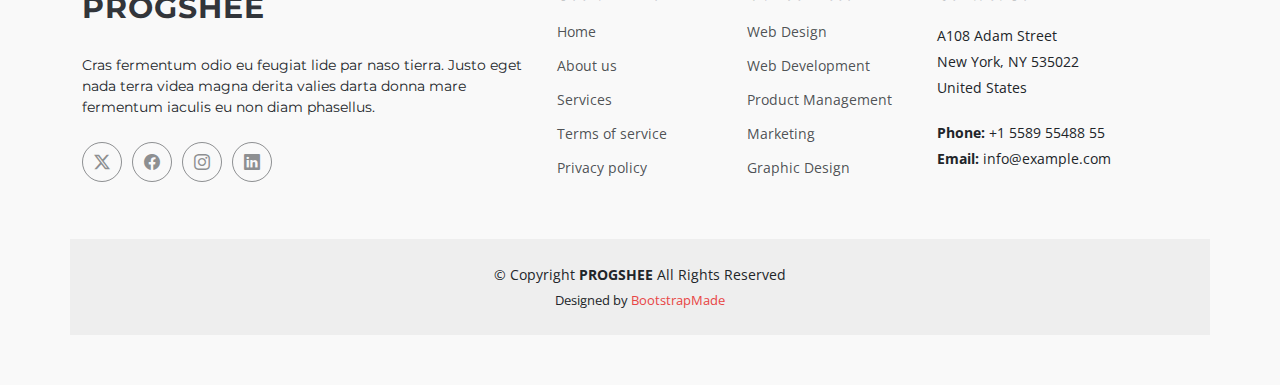
<file: services-details.html>
<!DOCTYPE html>
<html lang="en">

<head>
  <meta charset="utf-8">
  <meta content="width=device-width, initial-scale=1.0" name="viewport">
  <title>Services Details - PROGSHEE </title>
  <meta content="" name="description">
  <meta content="" name="keywords">

  <!-- Favicons -->
  <link href="assets/img/favicon.png" rel="icon">
  <link href="assets/img/apple-touch-icon.png" rel="apple-touch-icon">

  <!-- Fonts -->
  <link href="https://fonts.googleapis.com" rel="preconnect">
  <link href="https://fonts.gstatic.com" rel="preconnect" crossorigin>
  <link href="https://fonts.googleapis.com/css2?family=Open+Sans:ital,wght@0,300;0,400;0,500;0,600;0,700;0,800;1,300;1,400;1,500;1,600;1,700;1,800&family=Montserrat:ital,wght@0,100;0,200;0,300;0,400;0,500;0,600;0,700;0,800;0,900;1,100;1,200;1,300;1,400;1,500;1,600;1,700;1,800;1,900&family=Poppins:ital,wght@0,100;0,200;0,300;0,400;0,500;0,600;0,700;0,800;0,900;1,100;1,200;1,300;1,400;1,500;1,600;1,700;1,800;1,900&display=swap" rel="stylesheet">

  <!-- Vendor CSS Files -->
  <link href="assets/vendor/bootstrap/css/bootstrap.min.css" rel="stylesheet">
  <link href="assets/vendor/bootstrap-icons/bootstrap-icons.css" rel="stylesheet">
  <link href="assets/vendor/aos/aos.css" rel="stylesheet">
  <link href="assets/vendor/glightbox/css/glightbox.min.css" rel="stylesheet">
  <link href="assets/vendor/swiper/swiper-bundle.min.css" rel="stylesheet">

  <!-- Main CSS File -->
  <link href="assets/css/main.css" rel="stylesheet">

  <!-- =======================================================
  * Template Name: PROGSHEE
  * Template URL: https://bootstrapmade.com/PROGSHEE-bootstrap-website-template/
  * Updated: Jun 29 2024 with Bootstrap v5.3.3
  * Author: BootstrapMade.com
  * License: https://bootstrapmade.com/license/
  ======================================================== -->
</head>

<body class="services-details-page">

  <header id="header" class="header d-flex align-items-center sticky-top">
    <div class="container-fluid position-relative d-flex align-items-center justify-content-between">

      <a href="index.html" class="logo d-flex align-items-center me-auto me-xl-0">
        <!-- Uncomment the line below if you also wish to use an image logo -->
        <!-- <img src="assets/img/logo.png" alt=""> -->
        <h6 class="sitename">PROGSHEE</h6>
      </a>

      <nav id="navmenu" class="navmenu">
        <ul>
          <li><a href="index.html#hero">Home</a></li>
          <li><a href="index.html#about">About</a></li>
          <li><a href="index.html#services">Services</a></li>
          <li><a href="index.html#pricing">Pricing</a></li>
          <li><a href="index.html#team">Team</a></li>
      
          <li><a href="index.html#contact">Contact</a></li>
        </ul>
        <i class="mobile-nav-toggle d-xl-none bi bi-list"></i>
      </nav>

      <a class="btn-getstarted" href="index.html#about">Get Started</a>

    </div>
  </header>

  <main class="main">

    <!-- Page Title -->
    <div class="page-title" data-aos="fade">
      <div class="heading">
        <div class="container">
          <div class="row d-flex justify-content-center text-center">
            <div class="col-lg-8">
              <h1>Services Details</h1>
              <p class="mb-0">Odio et unde deleniti. Deserunt numquam exercitationem. Officiis quo odio sint voluptas consequatur ut a odio voluptatem. Sit dolorum debitis veritatis natus dolores. Quasi ratione sint. Sit quaerat ipsum dolorem.</p>
            </div>
          </div>
        </div>
      </div>
      <nav class="breadcrumbs">
        <div class="container">
          <ol>
            <li><a href="index.html">Home</a></li>
            <li class="current">Services Details</li>
          </ol>
        </div>
      </nav>
    </div><!-- End Page Title -->

    <!-- Service Details Section -->
    <section id="service-details" class="service-details section">

      <div class="container">

        <div class="row gy-5">

          <div class="col-lg-4" data-aos="fade-up" data-aos-delay="100">

            <div class="service-box">
              <h4>Serices List</h4>
              <div class="services-list">
                <a href="#" class="active"><i class="bi bi-arrow-right-circle"></i><span>Web Design</span></a>
                <a href="#"><i class="bi bi-arrow-right-circle"></i><span>Web Design</span></a>
                <a href="#"><i class="bi bi-arrow-right-circle"></i><span>Product Management</span></a>
                <a href="#"><i class="bi bi-arrow-right-circle"></i><span>Graphic Design</span></a>
                <a href="#"><i class="bi bi-arrow-right-circle"></i><span>Marketing</span></a>
              </div>
            </div><!-- End Services List -->

            <div class="service-box">
              <h4>Download Catalog</h4>
              <div class="download-catalog">
                <a href="#"><i class="bi bi-filetype-pdf"></i><span>Catalog PDF</span></a>
                <a href="#"><i class="bi bi-file-earmark-word"></i><span>Catalog DOC</span></a>
              </div>
            </div><!-- End Services List -->

            <div class="help-box d-flex flex-column justify-content-center align-items-center">
              <i class="bi bi-headset help-icon"></i>
              <h4>Have a Question?</h4>
              <p class="d-flex align-items-center mt-2 mb-0"><i class="bi bi-telephone me-2"></i> <span>+1 5589 55488 55</span></p>
              <p class="d-flex align-items-center mt-1 mb-0"><i class="bi bi-envelope me-2"></i> <a href="mailto:contact@example.com">contact@example.com</a></p>
            </div>

          </div>

          <div class="col-lg-8 ps-lg-5" data-aos="fade-up" data-aos-delay="200">
            <img src="assets/img/services.jpg" alt="" class="img-fluid services-img">
            <h3>Temporibus et in vero dicta aut eius lidero plastis trand lined voluptas dolorem ut voluptas</h3>
            <p>
              Blanditiis voluptate odit ex error ea sed officiis deserunt. Cupiditate non consequatur et doloremque consequuntur. Accusantium labore reprehenderit error temporibus saepe perferendis fuga doloribus vero. Qui omnis quo sit. Dolorem architecto eum et quos deleniti officia qui.
            </p>
            <ul>
              <li><i class="bi bi-check-circle"></i> <span>Aut eum totam accusantium voluptatem.</span></li>
              <li><i class="bi bi-check-circle"></i> <span>Assumenda et porro nisi nihil nesciunt voluptatibus.</span></li>
              <li><i class="bi bi-check-circle"></i> <span>Ullamco laboris nisi ut aliquip ex ea</span></li>
            </ul>
            <p>
              Est reprehenderit voluptatem necessitatibus asperiores neque sed ea illo. Deleniti quam sequi optio iste veniam repellat odit. Aut pariatur itaque nesciunt fuga.
            </p>
            <p>
              Sunt rem odit accusantium omnis perspiciatis officia. Laboriosam aut consequuntur recusandae mollitia doloremque est architecto cupiditate ullam. Quia est ut occaecati fuga. Distinctio ex repellendus eveniet velit sint quia sapiente cumque. Et ipsa perferendis ut nihil. Laboriosam vel voluptates tenetur nostrum. Eaque iusto cupiditate et totam et quia dolorum in. Sunt molestiae ipsum at consequatur vero. Architecto ut pariatur autem ad non cumque nesciunt qui maxime. Sunt eum quia impedit dolore alias explicabo ea.
            </p>
          </div>

        </div>

      </div>

    </section><!-- /Service Details Section -->

  </main>

  <footer id="footer" class="footer position-relative light-background">

    <div class="container footer-top">
      <div class="row gy-4">
        <div class="col-lg-5 col-md-12 footer-about">
          <a href="index.html" class="logo d-flex align-items-center">
            <span class="sitename">PROGSHEE</span>
          </a>
          <p>Cras fermentum odio eu feugiat lide par naso tierra. Justo eget nada terra videa magna derita valies darta donna mare fermentum iaculis eu non diam phasellus.</p>
          <div class="social-links d-flex mt-4">
            <a href=""><i class="bi bi-twitter-x"></i></a>
            <a href=""><i class="bi bi-facebook"></i></a>
            <a href=""><i class="bi bi-instagram"></i></a>
            <a href=""><i class="bi bi-linkedin"></i></a>
          </div>
        </div>

        <div class="col-lg-2 col-6 footer-links">
          <h4>Useful Links</h4>
          <ul>
            <li><a href="#">Home</a></li>
            <li><a href="#">About us</a></li>
            <li><a href="#">Services</a></li>
            <li><a href="#">Terms of service</a></li>
            <li><a href="#">Privacy policy</a></li>
          </ul>
        </div>

        <div class="col-lg-2 col-6 footer-links">
          <h4>Our Services</h4>
          <ul>
            <li><a href="#">Web Design</a></li>
            <li><a href="#">Web Development</a></li>
            <li><a href="#">Product Management</a></li>
            <li><a href="#">Marketing</a></li>
            <li><a href="#">Graphic Design</a></li>
          </ul>
        </div>

        <div class="col-lg-3 col-md-12 footer-contact text-center text-md-start">
          <h4>Contact Us</h4>
          <p>A108 Adam Street</p>
          <p>New York, NY 535022</p>
          <p>United States</p>
          <p class="mt-4"><strong>Phone:</strong> <span>+1 5589 55488 55</span></p>
          <p><strong>Email:</strong> <span>info@example.com</span></p>
        </div>

      </div>
    </div>

    <div class="container copyright text-center mt-4">
      <p>© <span>Copyright</span> <strong class="sitename">PROGSHEE</strong> <span>All Rights Reserved</span></p>
      <div class="credits">
        <!-- All the links in the footer should remain intact. -->
        <!-- You can delete the links only if you've purchased the pro version. -->
        <!-- Licensing information: https://bootstrapmade.com/license/ -->
        <!-- Purchase the pro version with working PHP/AJAX contact form: [buy-url] -->
        Designed by <a href="https://bootstrapmade.com/">BootstrapMade</a>
      </div>
    </div>

  </footer>

  <!-- Scroll Top -->
  <a href="#" id="scroll-top" class="scroll-top d-flex align-items-center justify-content-center"><i class="bi bi-arrow-up-short"></i></a>

  <!-- Preloader -->
  <div id="preloader"></div>

  <!-- Vendor JS Files -->
  <script src="assets/vendor/bootstrap/js/bootstrap.bundle.min.js"></script>
  <script src="assets/vendor/php-email-form/validate.js"></script>
  <script src="assets/vendor/aos/aos.js"></script>
  <script src="assets/vendor/glightbox/js/glightbox.min.js"></script>
  <script src="assets/vendor/purecounter/purecounter_vanilla.js"></script>
  <script src="assets/vendor/imagesloaded/imagesloaded.pkgd.min.js"></script>
  <script src="assets/vendor/isotope-layout/isotope.pkgd.min.js"></script>
  <script src="assets/vendor/swiper/swiper-bundle.min.js"></script>

  <!-- Main JS File -->
  <script src="assets/js/main.js"></script>

</body>

</html>
</file>
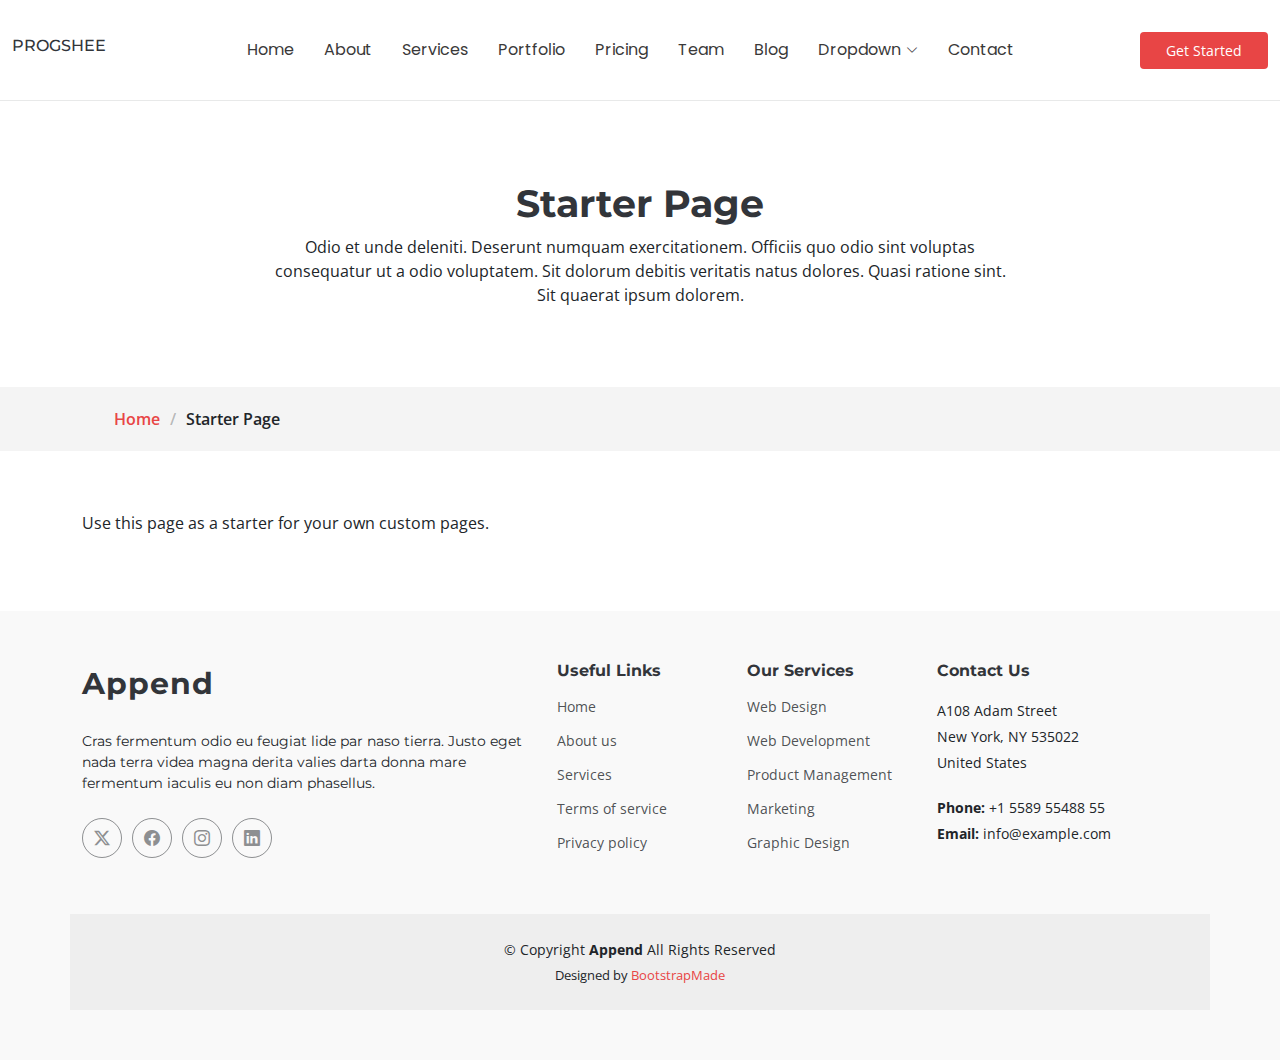
<file: starter-page.html>
<!DOCTYPE html>
<html lang="en">

<head>
  <meta charset="utf-8">
  <meta content="width=device-width, initial-scale=1.0" name="viewport">
  <title>Starter Page - PROGSHEE</title>
  <meta content="" name="description">
  <meta content="" name="keywords">

  <!-- Favicons -->
  <link href="assets/img/favicon.png" rel="icon">
  <link href="assets/img/apple-touch-icon.png" rel="apple-touch-icon">

  <!-- Fonts -->
  <link href="https://fonts.googleapis.com" rel="preconnect">
  <link href="https://fonts.gstatic.com" rel="preconnect" crossorigin>
  <link href="https://fonts.googleapis.com/css2?family=Open+Sans:ital,wght@0,300;0,400;0,500;0,600;0,700;0,800;1,300;1,400;1,500;1,600;1,700;1,800&family=Montserrat:ital,wght@0,100;0,200;0,300;0,400;0,500;0,600;0,700;0,800;0,900;1,100;1,200;1,300;1,400;1,500;1,600;1,700;1,800;1,900&family=Poppins:ital,wght@0,100;0,200;0,300;0,400;0,500;0,600;0,700;0,800;0,900;1,100;1,200;1,300;1,400;1,500;1,600;1,700;1,800;1,900&display=swap" rel="stylesheet">

  <!-- Vendor CSS Files -->
  <link href="assets/vendor/bootstrap/css/bootstrap.min.css" rel="stylesheet">
  <link href="assets/vendor/bootstrap-icons/bootstrap-icons.css" rel="stylesheet">
  <link href="assets/vendor/aos/aos.css" rel="stylesheet">
  <link href="assets/vendor/glightbox/css/glightbox.min.css" rel="stylesheet">
  <link href="assets/vendor/swiper/swiper-bundle.min.css" rel="stylesheet">

  <!-- Main CSS File -->
  <link href="assets/css/main.css" rel="stylesheet">

  <!-- =======================================================
  * Template Name: Append
  * Template URL: https://bootstrapmade.com/append-bootstrap-website-template/
  * Updated: Jun 29 2024 with Bootstrap v5.3.3
  * Author: BootstrapMade.com
  * License: https://bootstrapmade.com/license/
  ======================================================== -->
</head>

<body class="starter-page-page">

  <header id="header" class="header d-flex align-items-center sticky-top">
    <div class="container-fluid position-relative d-flex align-items-center justify-content-between">

      <a href="index.html" class="logo d-flex align-items-center me-auto me-xl-0">
        <!-- Uncomment the line below if you also wish to use an image logo -->
        <!-- <img src="assets/img/logo.png" alt=""> -->
        <h6 class="sitename">PROGSHEE</h6>
      </a>

      <nav id="navmenu" class="navmenu">
        <ul>
          <li><a href="index.html#hero">Home</a></li>
          <li><a href="index.html#about">About</a></li>
          <li><a href="index.html#services">Services</a></li>
          <li><a href="index.html#portfolio">Portfolio</a></li>
          <li><a href="index.html#pricing">Pricing</a></li>
          <li><a href="index.html#team">Team</a></li>
          <li><a href="blog.html">Blog</a></li>
          <li class="dropdown"><a href="#"><span>Dropdown</span> <i class="bi bi-chevron-down toggle-dropdown"></i></a>
            <ul>
              <li><a href="#">Dropdown 1</a></li>
              <li class="dropdown"><a href="#"><span>Deep Dropdown</span> <i class="bi bi-chevron-down toggle-dropdown"></i></a>
                <ul>
                  <li><a href="#">Deep Dropdown 1</a></li>
                  <li><a href="#">Deep Dropdown 2</a></li>
                  <li><a href="#">Deep Dropdown 3</a></li>
                  <li><a href="#">Deep Dropdown 4</a></li>
                  <li><a href="#">Deep Dropdown 5</a></li>
                </ul>
              </li>
              <li><a href="#">Dropdown 2</a></li>
              <li><a href="#">Dropdown 3</a></li>
              <li><a href="#">Dropdown 4</a></li>
            </ul>
          </li>
          <li><a href="index.html#contact">Contact</a></li>
        </ul>
        <i class="mobile-nav-toggle d-xl-none bi bi-list"></i>
      </nav>

      <a class="btn-getstarted" href="index.html#about">Get Started</a>

    </div>
  </header>

  <main class="main">

    <!-- Page Title -->
    <div class="page-title" data-aos="fade">
      <div class="heading">
        <div class="container">
          <div class="row d-flex justify-content-center text-center">
            <div class="col-lg-8">
              <h1>Starter Page</h1>
              <p class="mb-0">Odio et unde deleniti. Deserunt numquam exercitationem. Officiis quo odio sint voluptas consequatur ut a odio voluptatem. Sit dolorum debitis veritatis natus dolores. Quasi ratione sint. Sit quaerat ipsum dolorem.</p>
            </div>
          </div>
        </div>
      </div>
      <nav class="breadcrumbs">
        <div class="container">
          <ol>
            <li><a href="index.html">Home</a></li>
            <li class="current">Starter Page</li>
          </ol>
        </div>
      </nav>
    </div><!-- End Page Title -->

    <!-- Starter Section Section -->
    <section id="starter-section" class="starter-section section">

      <div class="container" data-aos="fade-up">
        <p>Use this page as a starter for your own custom pages.</p>
      </div>

    </section><!-- /Starter Section Section -->

  </main>

  <footer id="footer" class="footer position-relative light-background">

    <div class="container footer-top">
      <div class="row gy-4">
        <div class="col-lg-5 col-md-12 footer-about">
          <a href="index.html" class="logo d-flex align-items-center">
            <span class="sitename">Append</span>
          </a>
          <p>Cras fermentum odio eu feugiat lide par naso tierra. Justo eget nada terra videa magna derita valies darta donna mare fermentum iaculis eu non diam phasellus.</p>
          <div class="social-links d-flex mt-4">
            <a href=""><i class="bi bi-twitter-x"></i></a>
            <a href=""><i class="bi bi-facebook"></i></a>
            <a href=""><i class="bi bi-instagram"></i></a>
            <a href=""><i class="bi bi-linkedin"></i></a>
          </div>
        </div>

        <div class="col-lg-2 col-6 footer-links">
          <h4>Useful Links</h4>
          <ul>
            <li><a href="#">Home</a></li>
            <li><a href="#">About us</a></li>
            <li><a href="#">Services</a></li>
            <li><a href="#">Terms of service</a></li>
            <li><a href="#">Privacy policy</a></li>
          </ul>
        </div>

        <div class="col-lg-2 col-6 footer-links">
          <h4>Our Services</h4>
          <ul>
            <li><a href="#">Web Design</a></li>
            <li><a href="#">Web Development</a></li>
            <li><a href="#">Product Management</a></li>
            <li><a href="#">Marketing</a></li>
            <li><a href="#">Graphic Design</a></li>
          </ul>
        </div>

        <div class="col-lg-3 col-md-12 footer-contact text-center text-md-start">
          <h4>Contact Us</h4>
          <p>A108 Adam Street</p>
          <p>New York, NY 535022</p>
          <p>United States</p>
          <p class="mt-4"><strong>Phone:</strong> <span>+1 5589 55488 55</span></p>
          <p><strong>Email:</strong> <span>info@example.com</span></p>
        </div>

      </div>
    </div>

    <div class="container copyright text-center mt-4">
      <p>© <span>Copyright</span> <strong class="sitename">Append</strong> <span>All Rights Reserved</span></p>
      <div class="credits">
        <!-- All the links in the footer should remain intact. -->
        <!-- You can delete the links only if you've purchased the pro version. -->
        <!-- Licensing information: https://bootstrapmade.com/license/ -->
        <!-- Purchase the pro version with working PHP/AJAX contact form: [buy-url] -->
        Designed by <a href="https://bootstrapmade.com/">BootstrapMade</a>
      </div>
    </div>

  </footer>

  <!-- Scroll Top -->
  <a href="#" id="scroll-top" class="scroll-top d-flex align-items-center justify-content-center"><i class="bi bi-arrow-up-short"></i></a>

  <!-- Preloader -->
  <div id="preloader"></div>

  <!-- Vendor JS Files -->
  <script src="assets/vendor/bootstrap/js/bootstrap.bundle.min.js"></script>
  <script src="assets/vendor/php-email-form/validate.js"></script>
  <script src="assets/vendor/aos/aos.js"></script>
  <script src="assets/vendor/glightbox/js/glightbox.min.js"></script>
  <script src="assets/vendor/purecounter/purecounter_vanilla.js"></script>
  <script src="assets/vendor/imagesloaded/imagesloaded.pkgd.min.js"></script>
  <script src="assets/vendor/isotope-layout/isotope.pkgd.min.js"></script>
  <script src="assets/vendor/swiper/swiper-bundle.min.js"></script>

  <!-- Main JS File -->
  <script src="assets/js/main.js"></script>

</body>

</html>
</file>
<file: assets/css/main.css>
/**
* Template Name: Append
* Template URL: https://bootstrapmade.com/append-bootstrap-website-template/
* Updated: Jun 29 2024 with Bootstrap v5.3.3
* Author: BootstrapMade.com
* License: https://bootstrapmade.com/license/
*/

/*--------------------------------------------------------------
# Font & Color Variables
# Help: https://bootstrapmade.com/color-system/
--------------------------------------------------------------*/
/* Fonts */
:root {
  --default-font: "Open Sans",  system-ui, -apple-system, "Segoe UI", Roboto, "Helvetica Neue", Arial, "Noto Sans", "Liberation Sans", sans-serif, "Apple Color Emoji", "Segoe UI Emoji", "Segoe UI Symbol", "Noto Color Emoji";
  --heading-font: "Montserrat",  sans-serif;
  --nav-font: "Poppins",  sans-serif;
}

/* Global Colors - The following color variables are used throughout the website. Updating them here will change the color scheme of the entire website */
:root { 
  --background-color: #ffffff; /* Background color for the entire website, including individual sections */
  --default-color: #212529; /* Default color used for the majority of the text content across the entire website */
  --heading-color: #32353a; /* Color for headings, subheadings and title throughout the website */
  --accent-color: #e84545; /* Accent color that represents your brand on the website. It's used for buttons, links, and other elements that need to stand out */
  --surface-color: #ffffff; /* The surface color is used as a background of boxed elements within sections, such as cards, icon boxes, or other elements that require a visual separation from the global background. */
  --contrast-color: #ffffff; /* Contrast color for text, ensuring readability against backgrounds of accent, heading, or default colors. */
}

/* Nav Menu Colors - The following color variables are used specifically for the navigation menu. They are separate from the global colors to allow for more customization options */
:root {
  --nav-color: #3a3939;  /* The default color of the main navmenu links */
  --nav-hover-color: #e84545; /* Applied to main navmenu links when they are hovered over or active */
  --nav-mobile-background-color: #ffffff; /* Used as the background color for mobile navigation menu */
  --nav-dropdown-background-color: #ffffff; /* Used as the background color for dropdown items that appear when hovering over primary navigation items */
  --nav-dropdown-color: #3a3939; /* Used for navigation links of the dropdown items in the navigation menu. */
  --nav-dropdown-hover-color: #e84545; /* Similar to --nav-hover-color, this color is applied to dropdown navigation links when they are hovered over. */
}

/* Color Presets - These classes override global colors when applied to any section or element, providing reuse of the sam color scheme. */

.light-background {
  --background-color: #f9f9f9;
  --surface-color: #ffffff;
}

.dark-background {
  --background-color: #060606;
  --default-color: #ffffff;
  --heading-color: #ffffff;
  --surface-color: #252525;
  --contrast-color: #ffffff;
}

/* Smooth scroll */
:root {
  scroll-behavior: smooth;
}

/*--------------------------------------------------------------
# General Styling & Shared Classes
--------------------------------------------------------------*/
body {
  color: var(--default-color);
  background-color: var(--background-color);
  font-family: var(--default-font);
}

a {
  color: var(--accent-color);
  text-decoration: none;
  transition: 0.3s;
}

a:hover {
  color: color-mix(in srgb, var(--accent-color), transparent 25%);
  text-decoration: none;
}

h1,
h2,
h3,
h4,
h5,
h6 {
  color: var(--heading-color);
  font-family: var(--heading-font);
}

/* PHP Email Form Messages
------------------------------*/
.php-email-form .error-message {
  display: none;
  background: #df1529;
  color: #ffffff;
  text-align: left;
  padding: 15px;
  margin-bottom: 24px;
  font-weight: 600;
}

.php-email-form .sent-message {
  display: none;
  color: #ffffff;
  background: #059652;
  text-align: center;
  padding: 15px;
  margin-bottom: 24px;
  font-weight: 600;
}

.php-email-form .loading {
  display: none;
  background: var(--surface-color);
  text-align: center;
  padding: 15px;
  margin-bottom: 24px;
}

.php-email-form .loading:before {
  content: "";
  display: inline-block;
  border-radius: 50%;
  width: 24px;
  height: 24px;
  margin: 0 10px -6px 0;
  border: 3px solid var(--accent-color);
  border-top-color: var(--surface-color);
  animation: php-email-form-loading 1s linear infinite;
}

@keyframes php-email-form-loading {
  0% {
    transform: rotate(0deg);
  }

  100% {
    transform: rotate(360deg);
  }
}

/*--------------------------------------------------------------
# Global Header
--------------------------------------------------------------*/
.header {
  color: var(--default-color);
  background-color: var(--background-color);
  padding: 20px 0;
  transition: all 0.5s;
  z-index: 997;
}

.header .logo {
  line-height: 1;
}

.header .logo img {
  max-height: 36px;
  margin-right: 8px;
}

.header .logo h1 {
  font-size: 24px;
  margin: 0;
  font-weight: 600;
  color: var(--heading-color);
}

.header .logo span {
  color: var(--accent-color);
  font-size: 24px;
  font-weight: 600;
  padding-left: 3px;
}

.header .btn-getstarted,
.header .btn-getstarted:focus {
  color: var(--contrast-color);
  background: var(--accent-color);
  font-size: 14px;
  padding: 8px 26px;
  margin: 0;
  border-radius: 4px;
  transition: 0.3s;
}

.header .btn-getstarted:hover,
.header .btn-getstarted:focus:hover {
  color: var(--contrast-color);
  background: color-mix(in srgb, var(--accent-color), transparent 15%);
}

@media (max-width: 1200px) {
  .header .logo {
    order: 1;
  }

  .header .btn-getstarted {
    order: 2;
    margin: 0 15px 0 0;
    padding: 6px 20px;
  }

  .header .navmenu {
    order: 3;
  }
}

.scrolled .header {
  box-shadow: 0 0 30px 10px rgba(0, 0, 0, 0.1);
}

/* Index Page Header
------------------------------*/
.index-page .header {
  --background-color: rgba(255, 255, 255, 0);
  --heading-color: #ffffff;
  --nav-color: rgba(255, 255, 255, 0.5);
  --nav-hover-color: #ffffff;
}

/* Index Page Header on Scroll
------------------------------*/
.index-page.scrolled .header {
  --background-color: #ffffff;
  --heading-color: #32353a;
  --nav-color: #3a3939;
  --nav-hover-color: #e84545;
}

/*--------------------------------------------------------------
# Navigation Menu
--------------------------------------------------------------*/
/* Navmenu - Desktop */
@media (min-width: 1200px) {
  .navmenu {
    padding: 0;
  }

  .navmenu ul {
    margin: 0;
    padding: 0;
    display: flex;
    list-style: none;
    align-items: center;
  }

  .navmenu li {
    position: relative;
  }

  .navmenu a,
  .navmenu a:focus {
    color: var(--nav-color);
    padding: 18px 15px;
    font-size: 16px;
    font-family: var(--nav-font);
    font-weight: 400;
    display: flex;
    align-items: center;
    justify-content: space-between;
    white-space: nowrap;
    transition: 0.3s;
  }

  .navmenu a i,
  .navmenu a:focus i {
    font-size: 12px;
    line-height: 0;
    margin-left: 5px;
    transition: 0.3s;
  }

  .navmenu li:last-child a {
    padding-right: 0;
  }

  .navmenu li:hover>a,
  .navmenu .active,
  .navmenu .active:focus {
    color: var(--nav-hover-color);
  }

  .navmenu .dropdown ul {
    margin: 0;
    padding: 10px 0;
    background: var(--nav-dropdown-background-color);
    display: block;
    position: absolute;
    visibility: hidden;
    left: 14px;
    top: 130%;
    opacity: 0;
    transition: 0.3s;
    border-radius: 4px;
    z-index: 99;
    box-shadow: 0px 0px 30px rgba(0, 0, 0, 0.1);
  }

  .navmenu .dropdown ul li {
    min-width: 200px;
  }

  .navmenu .dropdown ul a {
    padding: 10px 20px;
    font-size: 15px;
    text-transform: none;
    color: var(--nav-dropdown-color);
  }

  .navmenu .dropdown ul a i {
    font-size: 12px;
  }

  .navmenu .dropdown ul a:hover,
  .navmenu .dropdown ul .active:hover,
  .navmenu .dropdown ul li:hover>a {
    color: var(--nav-dropdown-hover-color);
  }

  .navmenu .dropdown:hover>ul {
    opacity: 1;
    top: 100%;
    visibility: visible;
  }

  .navmenu .dropdown .dropdown ul {
    top: 0;
    left: -90%;
    visibility: hidden;
  }

  .navmenu .dropdown .dropdown:hover>ul {
    opacity: 1;
    top: 0;
    left: -100%;
    visibility: visible;
  }
}

/* Navmenu - Mobile */
@media (max-width: 1199px) {
  .mobile-nav-toggle {
    color: var(--nav-color);
    font-size: 28px;
    line-height: 0;
    margin-right: 10px;
    cursor: pointer;
    transition: color 0.3s;
  }

  .navmenu {
    padding: 0;
    z-index: 9997;
  }

  .navmenu ul {
    display: none;
    position: absolute;
    inset: 60px 20px 20px 20px;
    padding: 10px 0;
    margin: 0;
    border-radius: 6px;
    background-color: var(--nav-mobile-background-color);
    overflow-y: auto;
    transition: 0.3s;
    z-index: 9998;
    box-shadow: 0px 0px 30px rgba(0, 0, 0, 0.1);
  }

  .navmenu a,
  .navmenu a:focus {
    color: var(--nav-dropdown-color);
    padding: 10px 20px;
    font-family: var(--nav-font);
    font-size: 17px;
    font-weight: 500;
    display: flex;
    align-items: center;
    justify-content: space-between;
    white-space: nowrap;
    transition: 0.3s;
  }

  .navmenu a i,
  .navmenu a:focus i {
    font-size: 12px;
    line-height: 0;
    margin-left: 5px;
    width: 30px;
    height: 30px;
    display: flex;
    align-items: center;
    justify-content: center;
    border-radius: 50%;
    transition: 0.3s;
    background-color: color-mix(in srgb, var(--accent-color), transparent 90%);
  }

  .navmenu a i:hover,
  .navmenu a:focus i:hover {
    background-color: var(--accent-color);
    color: var(--contrast-color);
  }

  .navmenu a:hover,
  .navmenu .active,
  .navmenu .active:focus {
    color: var(--nav-dropdown-hover-color);
  }

  .navmenu .active i,
  .navmenu .active:focus i {
    background-color: var(--accent-color);
    color: var(--contrast-color);
    transform: rotate(180deg);
  }

  .navmenu .dropdown ul {
    position: static;
    display: none;
    z-index: 99;
    padding: 10px 0;
    margin: 10px 20px;
    background-color: var(--nav-dropdown-background-color);
    border: 1px solid color-mix(in srgb, var(--default-color), transparent 90%);
    box-shadow: none;
    transition: all 0.5s ease-in-out;
  }

  .navmenu .dropdown ul ul {
    background-color: rgba(33, 37, 41, 0.1);
  }

  .navmenu .dropdown>.dropdown-active {
    display: block;
    background-color: rgba(33, 37, 41, 0.03);
  }

  .mobile-nav-active {
    overflow: hidden;
  }

  .mobile-nav-active .mobile-nav-toggle {
    color: #fff;
    position: absolute;
    font-size: 32px;
    top: 15px;
    right: 15px;
    margin-right: 0;
    z-index: 9999;
  }

  .mobile-nav-active .navmenu {
    position: fixed;
    overflow: hidden;
    inset: 0;
    background: rgba(33, 37, 41, 0.8);
    transition: 0.3s;
  }

  .mobile-nav-active .navmenu>ul {
    display: block;
  }
}

/*--------------------------------------------------------------
# Global Footer
--------------------------------------------------------------*/
.footer {
  color: var(--default-color);
  background-color: var(--background-color);
  font-size: 14px;
  padding-bottom: 50px;
  position: relative;
}

.footer .footer-top {
  padding-top: 50px;
}

.footer .footer-about .logo {
  margin-bottom: 25px;
}

.footer .footer-about .logo img {
  max-height: 40px;
  margin-right: 6px;
}

.footer .footer-about .logo span {
  color: var(--heading-color);
  font-size: 30px;
  font-weight: 700;
  letter-spacing: 1px;
  font-family: var(--heading-font);
}

.footer .footer-about p {
  font-size: 14px;
  font-family: var(--heading-font);
}

.footer .social-links a {
  display: flex;
  align-items: center;
  justify-content: center;
  width: 40px;
  height: 40px;
  border-radius: 50%;
  border: 1px solid color-mix(in srgb, var(--default-color), transparent 50%);
  font-size: 16px;
  color: color-mix(in srgb, var(--default-color), transparent 50%);
  margin-right: 10px;
  transition: 0.3s;
}

.footer .social-links a:hover {
  color: var(--accent-color);
  border-color: var(--accent-color);
}

.footer h4 {
  font-size: 16px;
  font-weight: bold;
  position: relative;
  padding-bottom: 12px;
}

.footer .footer-links {
  margin-bottom: 30px;
}

.footer .footer-links ul {
  list-style: none;
  padding: 0;
  margin: 0;
}

.footer .footer-links ul i {
  padding-right: 2px;
  font-size: 12px;
  line-height: 0;
}

.footer .footer-links ul li {
  padding: 10px 0;
  display: flex;
  align-items: center;
}

.footer .footer-links ul li:first-child {
  padding-top: 0;
}

.footer .footer-links ul a {
  color: color-mix(in srgb, var(--default-color), transparent 20%);
  display: inline-block;
  line-height: 1;
}

.footer .footer-links ul a:hover {
  color: var(--accent-color);
}

.footer .footer-contact p {
  margin-bottom: 5px;
}

.footer .copyright {
  padding-top: 25px;
  padding-bottom: 25px;
  background-color: color-mix(in srgb, var(--default-color), transparent 95%);
}

.footer .copyright p {
  margin-bottom: 0;
}

.footer .credits {
  margin-top: 6px;
  font-size: 13px;
}

/*--------------------------------------------------------------
# Preloader
--------------------------------------------------------------*/
#preloader {
  position: fixed;
  inset: 0;
  z-index: 999999;
  overflow: hidden;
  background: var(--background-color);
  transition: all 0.6s ease-out;
}

#preloader:before {
  content: "";
  position: fixed;
  top: calc(50% - 30px);
  left: calc(50% - 30px);
  border: 6px solid #ffffff;
  border-color: var(--accent-color) transparent var(--accent-color) transparent;
  border-radius: 50%;
  width: 60px;
  height: 60px;
  animation: animate-preloader 1.5s linear infinite;
}

@keyframes animate-preloader {
  0% {
    transform: rotate(0deg);
  }

  100% {
    transform: rotate(360deg);
  }
}

/*--------------------------------------------------------------
# Scroll Top Button
--------------------------------------------------------------*/
.scroll-top {
  position: fixed;
  visibility: hidden;
  opacity: 0;
  right: 15px;
  bottom: 15px;
  z-index: 99999;
  background-color: var(--accent-color);
  width: 40px;
  height: 40px;
  border-radius: 4px;
  transition: all 0.4s;
}

.scroll-top i {
  font-size: 24px;
  color: var(--contrast-color);
  line-height: 0;
}

.scroll-top:hover {
  background-color: color-mix(in srgb, var(--accent-color), transparent 20%);
  color: var(--contrast-color);
}

.scroll-top.active {
  visibility: visible;
  opacity: 1;
}

/*--------------------------------------------------------------
# Disable aos animation delay on mobile devices
--------------------------------------------------------------*/
@media screen and (max-width: 768px) {
  [data-aos-delay] {
    transition-delay: 0 !important;
  }
}

/*--------------------------------------------------------------
# Global Page Titles & Breadcrumbs
--------------------------------------------------------------*/
.page-title {
  color: var(--default-color);
  background-color: var(--background-color);
  position: relative;
}

.page-title .heading {
  padding: 80px 0;
  border-top: 1px solid color-mix(in srgb, var(--default-color), transparent 90%);
}

.page-title .heading h1 {
  font-size: 38px;
  font-weight: 700;
}

.page-title nav {
  background-color: color-mix(in srgb, var(--default-color), transparent 95%);
  padding: 20px 0;
}

.page-title nav ol {
  display: flex;
  flex-wrap: wrap;
  list-style: none;
  margin: 0;
  font-size: 16px;
  font-weight: 600;
}

.page-title nav ol li+li {
  padding-left: 10px;
}

.page-title nav ol li+li::before {
  content: "/";
  display: inline-block;
  padding-right: 10px;
  color: color-mix(in srgb, var(--default-color), transparent 70%);
}

/*--------------------------------------------------------------
# Global Sections
--------------------------------------------------------------*/
section,
.section {
  color: var(--default-color);
  background-color: var(--background-color);
  padding: 60px 0;
  scroll-margin-top: 98px;
  overflow: clip;
}

@media (max-width: 1199px) {

  section,
  .section {
    scroll-margin-top: 64px;
  }
}

/*--------------------------------------------------------------
# Global Section Titles
--------------------------------------------------------------*/
.section-title {
  text-align: center;
  padding-bottom: 60px;
  position: relative;
}

.section-title h2 {
  font-size: 32px;
  font-weight: 700;
  position: relative;
}

.section-title h2:before,
.section-title h2:after {
  content: "";
  width: 50px;
  height: 2px;
  background: var(--accent-color);
  display: inline-block;
}

.section-title h2:before {
  margin: 0 15px 10px 0;
}

.section-title h2:after {
  margin: 0 0 10px 15px;
}

.section-title p {
  margin-bottom: 0;
}

/*--------------------------------------------------------------
# Hero Section
--------------------------------------------------------------*/
.hero {
  width: 100%;
  min-height: 100vh;
  position: relative;
  padding: 80px 0;
  display: flex;
  align-items: center;
  justify-content: center;
}

.hero img {
  position: absolute;
  inset: 0;
  display: block;
  width: 100%;
  height: 100%;
  object-fit: cover;
  z-index: 1;
}

.hero:before {
  content: "";
  background: color-mix(in srgb, var(--background-color), transparent 50%);
  position: absolute;
  inset: 0;
  z-index: 2;
}

.hero .container {
  position: relative;
  z-index: 3;
}

.hero h2 {
  margin: 0;
  font-size: 44px;
  font-weight: 700;
}

.hero p {
  color: color-mix(in srgb, var(--default-color), transparent 20%);
  margin: 5px 0 0 0;
  font-size: 20px;
}

.hero .sign-up-form {
  margin-top: 20px;
  margin-bottom: 15px;
  padding: 10px;
  border-radius: 7px;
  background: color-mix(in srgb, var(--default-color) 5%, white 90%);
  box-shadow: 0 15px 30px 0 rgba(0, 0, 0, 0.1);
  display: flex;
}

.hero .sign-up-form input[type=email] {
  background-color: transparent;
  border: 0;
  padding: 4px 10px;
  width: 100%;
}

.hero .sign-up-form input[type=email]:focus-visible {
  outline: none;
}

.hero .sign-up-form input[type=submit] {
  border: 0;
  box-shadow: none;
  background-color: var(--accent-color);
  border-color: var(--accent-color);
  padding: 8px 20px 10px 20px;
  border-radius: 7px;
  color: var(--contrast-color);
  transition: 0.3s;
}

.hero .sign-up-form input[type=submit]:hover {
  background-color: color-mix(in srgb, var(--accent-color), transparent 10%);
}

@media (max-width: 768px) {
  .hero h2 {
    font-size: 32px;
  }

  .hero p {
    font-size: 18px;
  }
}

/*--------------------------------------------------------------
# Clients Section
--------------------------------------------------------------*/
.clients {
  padding: 20px 0;
}

.clients .client-logo {
  display: flex;
  justify-content: center;
  align-items: center;
  overflow: hidden;
}

.clients .client-logo img {
  padding: 20px 40px;
  max-width: 90%;
  transition: 0.3s;
  opacity: 0.5;
  filter: grayscale(100);
}

.clients .client-logo img:hover {
  filter: none;
  opacity: 1;
}

@media (max-width: 640px) {
  .clients .client-logo img {
    padding: 20px;
  }
}

/*--------------------------------------------------------------
# About Section
--------------------------------------------------------------*/
.about .content h3 {
  font-size: 16px;
  font-weight: 500;
  line-height: 19px;
  padding: 10px 20px;
  background: color-mix(in srgb, var(--accent-color), transparent 95%);
  color: var(--accent-color);
  border-radius: 7px;
  display: inline-block;
}

.about .content h2 {
  font-weight: 700;
}

.about .content p:last-child {
  margin-bottom: 0;
}

.about .content .read-more {
  background: var(--accent-color);
  color: var(--contrast-color);
  font-family: var(--heading-font);
  font-weight: 500;
  font-size: 16px;
  letter-spacing: 1px;
  padding: 12px 24px;
  border-radius: 5px;
  transition: 0.3s;
  display: inline-flex;
  align-items: center;
  justify-content: center;
}

.about .content .read-more i {
  font-size: 18px;
  margin-left: 5px;
  line-height: 0;
  transition: 0.3s;
}

.about .content .read-more:hover {
  background: color-mix(in srgb, var(--accent-color), transparent 20%);
  padding-right: 19px;
}

.about .content .read-more:hover i {
  margin-left: 10px;
}

.about .icon-box {
  background-color: var(--surface-color);
  padding: 50px 40px;
  box-shadow: 0px 10px 50px rgba(0, 0, 0, 0.1);
  border-radius: 10px;
  transition: all 0.3s ease-out 0s;
}

.about .icon-box i {
  width: 80px;
  height: 80px;
  border-radius: 50%;
  display: inline-flex;
  align-items: center;
  justify-content: center;
  margin-bottom: 24px;
  font-size: 32px;
  line-height: 0;
  transition: all 0.4s ease-out 0s;
  background-color: color-mix(in srgb, var(--accent-color), transparent 95%);
  color: var(--accent-color);
}

.about .icon-box h3 {
  margin-bottom: 10px;
  font-size: 24px;
  font-weight: 700;
}

.about .icon-box p {
  margin-bottom: 0;
}

.about .icon-box:hover i {
  background-color: var(--accent-color);
  color: var(--contrast-color);
}

.about .icon-boxes .col-md-6:nth-child(2) .icon-box,
.about .icon-boxes .col-md-6:nth-child(4) .icon-box {
  margin-top: -40px;
}

@media (max-width: 768px) {

  .about .icon-boxes .col-md-6:nth-child(2) .icon-box,
  .about .icon-boxes .col-md-6:nth-child(4) .icon-box {
    margin-top: 0;
  }
}

/*--------------------------------------------------------------
# Stats Section
--------------------------------------------------------------*/
.stats {
  position: relative;
  padding: 120px 0;
}

.stats img {
  position: absolute;
  inset: 0;
  display: block;
  width: 100%;
  height: 100%;
  object-fit: cover;
  z-index: 1;
}

.stats:before {
  content: "";
  background: color-mix(in srgb, var(--background-color), transparent 40%);
  position: absolute;
  inset: 0;
  z-index: 2;
}

.stats .container {
  position: relative;
  z-index: 3;
}

.stats .stats-item {
  padding: 30px;
  width: 100%;
}

.stats .stats-item span {
  font-size: 48px;
  display: block;
  color: var(--default-color);
  font-weight: 700;
}

.stats .stats-item p {
  padding: 0;
  margin: 0;
  font-family: var(--heading-font);
  font-size: 16px;
  font-weight: 700;
  color: color-mix(in srgb, var(--default-color), transparent 40%);
}

/*--------------------------------------------------------------
# Services Section
--------------------------------------------------------------*/
.services .service-item {
  position: relative;
  padding-top: 40px;
}

.services .service-item:before {
  content: "";
  position: absolute;
  top: 0;
  left: 0;
  right: 0;
  height: 2px;
  background: color-mix(in srgb, var(--default-color), transparent 90%);
}

.services .service-item::after {
  content: "";
  position: absolute;
  top: 0;
  left: 0;
  width: 30px;
  height: 2px;
  background: var(--accent-color);
  border-right: 5px solid var(--background-color);
}

.services .service-item .icon {
  width: 48px;
  height: 48px;
  position: relative;
  margin-right: 50px;
  line-height: 0;
}

.services .service-item .icon i {
  color: color-mix(in srgb, var(--default-color), transparent 30%);
  font-size: 56px;
  transition: ease-in-out 0.3s;
  z-index: 2;
  position: relative;
}

.services .service-item .icon:before {
  position: absolute;
  content: "";
  height: 30px;
  width: 30px;
  background: color-mix(in srgb, var(--accent-color), transparent 70%);
  border-radius: 50px;
  z-index: 1;
  bottom: -15px;
  right: -15px;
  transition: 0.3s;
}

.services .service-item .title {
  font-weight: 700;
  margin-bottom: 15px;
  font-size: 18px;
}

.services .service-item .title a {
  color: var(--heading-color);
}

.services .service-item .title a:hover {
  color: var(--accent-color);
}

.services .service-item .description {
  line-height: 24px;
  font-size: 14px;
}

/*--------------------------------------------------------------
# Features Section
--------------------------------------------------------------*/
.features .features-item {
  color: color-mix(in srgb, var(--default-color), transparent 20%);
}

.features .features-item+.features-item {
  margin-top: 100px;
}

@media (max-width: 768px) {
  .features .features-item+.features-item {
    margin-top: 40px;
  }
}

.features .features-item h3 {
  font-weight: 700;
  font-size: 26px;
}

.features .features-item .btn-get-started {
  background-color: var(--accent-color);
  color: var(--contrast-color);
  padding: 8px 30px 10px 30px;
  border-radius: 4px;
}

.features .features-item .btn-get-started:hover {
  background-color: color-mix(in srgb, var(--accent-color), transparent 10%);
}

.features .features-item ul {
  list-style: none;
  padding: 0;
}

.features .features-item ul li {
  padding-bottom: 10px;
  display: flex;
  align-items: flex-start;
}

.features .features-item ul li:last-child {
  padding-bottom: 0;
}

.features .features-item ul i {
  font-size: 20px;
  padding-right: 4px;
  color: var(--accent-color);
}

.features .features-item img {
  border: 6px solid var(--surface-color);
  box-shadow: 0 15px 30px -10px rgba(0, 0, 0, 0.1);
}

.features .features-item .features-img-bg {
  position: relative;
  min-height: 500px;
}

@media (max-width: 640px) {
  .features .features-item .features-img-bg {
    min-height: 300px;
  }
}

.features .features-item .features-img-bg img {
  position: absolute;
  inset: 0;
  display: block;
  width: 100%;
  height: 100%;
  object-fit: cover;
}

.features .features-item .image-stack {
  display: grid;
  position: relative;
  grid-template-columns: repeat(12, 1fr);
}

.features .features-item .image-stack .stack-back {
  grid-column: 4/-1;
  grid-row: 1;
  width: 100%;
  z-index: 1;
}

.features .features-item .image-stack .stack-front {
  grid-row: 1;
  grid-column: 1/span 8;
  margin-top: 20%;
  width: 100%;
  z-index: 2;
}

/*--------------------------------------------------------------
# Portfolio Section
--------------------------------------------------------------*/
.portfolio .portfolio-filters {
  padding: 0;
  margin: 0 auto 20px auto;
  list-style: none;
  text-align: center;
}

.portfolio .portfolio-filters li {
  cursor: pointer;
  display: inline-block;
  padding: 8px 20px 10px 20px;
  margin: 0;
  font-size: 15px;
  font-weight: 500;
  line-height: 1;
  margin-bottom: 5px;
  border-radius: 50px;
  transition: all 0.3s ease-in-out;
  font-family: var(--heading-font);
}

.portfolio .portfolio-filters li:hover,
.portfolio .portfolio-filters li.filter-active {
  color: var(--contrast-color);
  background-color: var(--accent-color);
}

.portfolio .portfolio-filters li:first-child {
  margin-left: 0;
}

.portfolio .portfolio-filters li:last-child {
  margin-right: 0;
}

@media (max-width: 575px) {
  .portfolio .portfolio-filters li {
    font-size: 14px;
    margin: 0 0 10px 0;
  }
}

.portfolio .portfolio-item {
  position: relative;
  overflow: hidden;
}

.portfolio .portfolio-item .portfolio-info {
  opacity: 0;
  position: absolute;
  left: 12px;
  right: 12px;
  bottom: -100%;
  z-index: 3;
  transition: all ease-in-out 0.5s;
  background: color-mix(in srgb, var(--background-color), transparent 10%);
  padding: 15px;
}

.portfolio .portfolio-item .portfolio-info h4 {
  font-size: 18px;
  font-weight: 600;
  padding-right: 50px;
}

.portfolio .portfolio-item .portfolio-info p {
  color: color-mix(in srgb, var(--default-color), transparent 30%);
  font-size: 14px;
  margin-bottom: 0;
  padding-right: 50px;
}

.portfolio .portfolio-item .portfolio-info .preview-link,
.portfolio .portfolio-item .portfolio-info .details-link {
  position: absolute;
  right: 50px;
  font-size: 24px;
  top: calc(50% - 14px);
  color: color-mix(in srgb, var(--default-color), transparent 30%);
  transition: 0.3s;
  line-height: 0;
}

.portfolio .portfolio-item .portfolio-info .preview-link:hover,
.portfolio .portfolio-item .portfolio-info .details-link:hover {
  color: var(--accent-color);
}

.portfolio .portfolio-item .portfolio-info .details-link {
  right: 14px;
  font-size: 28px;
}

.portfolio .portfolio-item:hover .portfolio-info {
  opacity: 1;
  bottom: 0;
}

/*--------------------------------------------------------------
# Pricing Section
--------------------------------------------------------------*/
.pricing {
  padding: 60px 0 120px 0;
}

.pricing .section-title {
  margin-bottom: 40px;
}

.pricing .pricing-item {
  background-color: var(--surface-color);
  box-shadow: 0 3px 20px -2px rgba(0, 0, 0, 0.1);
  padding: 60px 40px;
  height: 100%;
  position: relative;
  border-radius: 15px;
}

.pricing h3 {
  font-weight: 600;
  margin-bottom: 15px;
  font-size: 20px;
  text-align: center;
}

.pricing .icon {
  margin: 30px auto 20px auto;
  width: 70px;
  height: 70px;
  background: var(--accent-color);
  border-radius: 50%;
  display: flex;
  align-items: center;
  justify-content: center;
  transition: 0.3s;
  transform-style: preserve-3d;
}

.pricing .icon i {
  color: var(--background-color);
  font-size: 28px;
  transition: ease-in-out 0.3s;
  line-height: 0;
}

.pricing .icon::before {
  position: absolute;
  content: "";
  height: 86px;
  width: 86px;
  border-radius: 50%;
  background: color-mix(in srgb, var(--accent-color), transparent 80%);
  transition: all 0.3s ease-out 0s;
  transform: translateZ(-1px);
}

.pricing .icon::after {
  position: absolute;
  content: "";
  height: 102px;
  width: 102px;
  border-radius: 50%;
  background: color-mix(in srgb, var(--accent-color), transparent 90%);
  transition: all 0.3s ease-out 0s;
  transform: translateZ(-2px);
}

.pricing h4 {
  font-size: 48px;
  color: var(--accent-color);
  font-weight: 700;
  font-family: var(--heading-font);
  margin-bottom: 25px;
  text-align: center;
}

.pricing h4 sup {
  font-size: 28px;
}

.pricing h4 span {
  color: color-mix(in srgb, var(--default-color), transparent 50%);
  font-size: 18px;
  font-weight: 400;
}

.pricing ul {
  padding: 20px 0;
  list-style: none;
  color: color-mix(in srgb, var(--default-color), transparent 20%);
  text-align: left;
  line-height: 20px;
}

.pricing ul li {
  padding: 10px 0;
  display: flex;
  align-items: center;
}

.pricing ul i {
  color: #059652;
  font-size: 24px;
  padding-right: 3px;
}

.pricing ul .na {
  color: color-mix(in srgb, var(--default-color), transparent 70%);
}

.pricing ul .na i {
  color: color-mix(in srgb, var(--default-color), transparent 70%);
}

.pricing ul .na span {
  text-decoration: line-through;
}

.pricing .buy-btn {
  color: color-mix(in srgb, var(--default-color), transparent 20%);
  display: inline-block;
  padding: 8px 40px 10px 40px;
  border-radius: 50px;
  border: 1px solid color-mix(in srgb, var(--default-color), transparent 80%);
  transition: none;
  font-size: 16px;
  font-weight: 600;
  font-family: var(--heading-font);
  transition: 0.3s;
}

.pricing .buy-btn:hover {
  background-color: var(--accent-color);
  color: var(--contrast-color);
}

.pricing .featured {
  z-index: 10;
  border: 3px solid var(--accent-color);
}

@media (min-width: 992px) {
  .pricing .featured {
    transform: scale(1.15);
  }
}

/*--------------------------------------------------------------
# Faq Section
--------------------------------------------------------------*/
.faq .content h3 {
  font-weight: 400;
  font-size: 34px;
}

.faq .content p {
  font-size: 15px;
  color: color-mix(in srgb, var(--default-color), transparent 30%);
}

.faq .faq-container .faq-item {
  background-color: var(--surface-color);
  position: relative;
  padding: 20px;
  margin-bottom: 20px;
  box-shadow: 0px 5px 25px 0px rgba(0, 0, 0, 0.1);
  overflow: hidden;
}

.faq .faq-container .faq-item:last-child {
  margin-bottom: 0;
}

.faq .faq-container .faq-item h3 {
  font-weight: 600;
  font-size: 18px;
  line-height: 24px;
  margin: 0 30px 0 0;
  transition: 0.3s;
  cursor: pointer;
  display: flex;
  align-items: flex-start;
}

.faq .faq-container .faq-item h3 .num {
  color: var(--accent-color);
  padding-right: 5px;
}

.faq .faq-container .faq-item h3:hover {
  color: var(--accent-color);
}

.faq .faq-container .faq-item .faq-content {
  display: grid;
  grid-template-rows: 0fr;
  transition: 0.3s ease-in-out;
  visibility: hidden;
  opacity: 0;
}

.faq .faq-container .faq-item .faq-content p {
  margin-bottom: 0;
  overflow: hidden;
}

.faq .faq-container .faq-item .faq-toggle {
  position: absolute;
  top: 20px;
  right: 20px;
  font-size: 16px;
  line-height: 0;
  transition: 0.3s;
  cursor: pointer;
}

.faq .faq-container .faq-item .faq-toggle:hover {
  color: var(--accent-color);
}

.faq .faq-container .faq-active h3 {
  color: var(--accent-color);
}

.faq .faq-container .faq-active .faq-content {
  grid-template-rows: 1fr;
  visibility: visible;
  opacity: 1;
  padding-top: 10px;
}

.faq .faq-container .faq-active .faq-toggle {
  transform: rotate(90deg);
  color: var(--accent-color);
}

/*--------------------------------------------------------------
# Team Section
--------------------------------------------------------------*/
.team .member {
  position: relative;
}

.team .member .member-img {
  margin: 0 80px;
  border-radius: 50%;
  overflow: hidden;
  position: relative;
  border: 4px solid var(--background-color);
  box-shadow: 0 15px 35px -10px rgba(0, 0, 0, 0.2);
}

@media (max-width: 1024px) {
  .team .member .member-img {
    margin: 0 60px;
  }
}

.team .member .member-img img {
  position: relative;
  z-index: 1;
}

.team .member .member-img .social {
  position: absolute;
  inset: 0;
  background-color: rgba(0, 0, 0, 0.6);
  display: flex;
  justify-content: center;
  align-items: center;
  z-index: 2;
  padding-bottom: 20px;
  transition: 0.3s;
  visibility: hidden;
  opacity: 0;
}

.team .member .member-img .social a {
  transition: 0.3s;
  color: var(--contrast-color);
  font-size: 20px;
  margin: 0 8px;
}

.team .member .member-img .social a:hover {
  color: var(--accent-color);
}

.team .member .member-info {
  margin-top: 30px;
}

.team .member .member-info h4 {
  font-weight: 700;
  margin-bottom: 6px;
  font-size: 18px;
}

.team .member .member-info span {
  font-style: italic;
  display: block;
  font-size: 15px;
  color: color-mix(in srgb, var(--default-color), transparent 40%);
  margin-bottom: 10px;
}

.team .member .member-info p {
  margin-bottom: 0;
  font-size: 14px;
}

.team .member:hover .member-img .social {
  padding-bottom: 0;
  visibility: visible;
  opacity: 1;
}

/*--------------------------------------------------------------
# Call To Action Section
--------------------------------------------------------------*/
.call-to-action {
  padding: 80px 0;
  position: relative;
  clip-path: inset(0);
}

.call-to-action img {
  position: fixed;
  top: 0;
  left: 0;
  display: block;
  width: 100%;
  height: 100%;
  object-fit: cover;
  z-index: 1;
}

.call-to-action:before {
  content: "";
  background: color-mix(in srgb, var(--background-color), transparent 50%);
  position: absolute;
  inset: 0;
  z-index: 2;
}

.call-to-action .container {
  position: relative;
  z-index: 3;
}

.call-to-action h3 {
  font-size: 28px;
  font-weight: 700;
  color: var(--default-color);
}

.call-to-action p {
  color: var(--default-color);
}

.call-to-action .cta-btn {
  font-family: var(--heading-font);
  font-weight: 500;
  font-size: 16px;
  letter-spacing: 1px;
  display: inline-block;
  padding: 12px 40px;
  border-radius: 5px;
  transition: 0.5s;
  margin: 10px;
  border: 2px solid var(--contrast-color);
  color: var(--contrast-color);
}

.call-to-action .cta-btn:hover {
  background: var(--accent-color);
  border: 2px solid var(--accent-color);
}

/*--------------------------------------------------------------
# Testimonials Section
--------------------------------------------------------------*/
.testimonials .info h3 {
  font-weight: 700;
  font-size: 32px;
}

.testimonials .swiper {
  box-shadow: 0 15px 30px 0 rgba(0, 0, 0, 0.05);
  background-color: var(--surface-color);
}

.testimonials .testimonials-carousel,
.testimonials .testimonials-slider {
  overflow: hidden;
}

.testimonials .testimonial-item {
  box-sizing: content-box;
  min-height: 200px;
  position: relative;
  margin: 30px;
}

.testimonials .testimonial-item .testimonial-img {
  width: 90px;
  height: 90px;
  border-radius: 50px;
  border: 6px solid var(--background-color);
  margin-right: 10px;
}

.testimonials .testimonial-item h3 {
  font-size: 18px;
  font-weight: bold;
  margin: 10px 0 5px 0;
}

.testimonials .testimonial-item h4 {
  color: color-mix(in srgb, var(--default-color), transparent 50%);
  font-size: 14px;
  margin: 0;
}

.testimonials .testimonial-item .stars {
  margin: 10px 0;
}

.testimonials .testimonial-item .stars i {
  color: #ffc107;
  margin: 0 1px;
}

.testimonials .testimonial-item .quote-icon-left,
.testimonials .testimonial-item .quote-icon-right {
  color: color-mix(in srgb, var(--accent-color), transparent 60%);
  font-size: 26px;
  line-height: 0;
}

.testimonials .testimonial-item .quote-icon-left {
  display: inline-block;
  left: -5px;
  position: relative;
}

.testimonials .testimonial-item .quote-icon-right {
  display: inline-block;
  right: -5px;
  position: relative;
  top: 10px;
  transform: scale(-1, -1);
}

.testimonials .testimonial-item p {
  font-style: italic;
  margin: 15px auto 15px auto;
}

.testimonials .swiper-wrapper {
  height: auto;
}

.testimonials .swiper-pagination {
  margin-top: 20px;
  margin-bottom: 20px;
  position: relative;
}

.testimonials .swiper-pagination .swiper-pagination-bullet {
  width: 10px;
  height: 10px;
  background-color: color-mix(in srgb, var(--default-color), transparent 85%);
  opacity: 1;
  border: none;
}

.testimonials .swiper-pagination .swiper-pagination-bullet-active {
  background-color: var(--accent-color);
}

@media (max-width: 767px) {

  .testimonials .testimonials-carousel,
  .testimonials .testimonials-slider {
    overflow: hidden;
  }

  .testimonials .testimonial-item {
    margin: 15px;
  }
}

/*--------------------------------------------------------------
# Recent Posts Section
--------------------------------------------------------------*/
.recent-posts article {
  background: var(--surface-color);
  box-shadow: 0 4px 16px rgba(0, 0, 0, 0.1);
  padding: 30px;
  height: 100%;
  border-radius: 10px;
  overflow: hidden;
}

.recent-posts .post-img {
  max-height: 240px;
  margin: -30px -30px 15px -30px;
  overflow: hidden;
}

.recent-posts .post-category {
  font-size: 16px;
  color: color-mix(in srgb, var(--default-color), transparent 50%);
  margin-bottom: 10px;
}

.recent-posts .title {
  font-size: 20px;
  font-weight: 700;
  padding: 0;
  margin: 0 0 20px 0;
}

.recent-posts .title a {
  color: var(--heading-color);
  transition: 0.3s;
}

.recent-posts .title a:hover {
  color: var(--accent-color);
}

.recent-posts .post-author-img {
  width: 50px;
  border-radius: 50%;
  margin-right: 15px;
}

.recent-posts .post-author {
  font-weight: 600;
  margin-bottom: 5px;
}

.recent-posts .post-date {
  font-size: 14px;
  color: color-mix(in srgb, var(--default-color), transparent 50%);
  margin-bottom: 0;
}

/*--------------------------------------------------------------
# Contact Section
--------------------------------------------------------------*/
.contact .info-item {
  background: color-mix(in srgb, var(--default-color), transparent 96%);
  padding: 30px;
}

.contact .info-item i {
  font-size: 38px;
  line-height: 0;
  color: var(--accent-color);
}

.contact .info-item h3 {
  font-size: 20px;
  font-weight: 700;
  margin: 20px 0 10px 0;
}

.contact .info-item p {
  padding: 0;
  line-height: 24px;
  font-size: 14px;
  margin-bottom: 0;
}

.contact .php-email-form {
  background: color-mix(in srgb, var(--default-color), transparent 96%);
  padding: 30px;
  height: 100%;
}

.contact .php-email-form input[type=text],
.contact .php-email-form input[type=email],
.contact .php-email-form textarea {
  font-size: 14px;
  padding: 10px 15px;
  box-shadow: none;
  border-radius: 0;
  color: var(--default-color);
  background-color: color-mix(in srgb, var(--background-color), transparent 50%);
  border-color: color-mix(in srgb, var(--default-color), transparent 80%);
}

.contact .php-email-form input[type=text]:focus,
.contact .php-email-form input[type=email]:focus,
.contact .php-email-form textarea:focus {
  border-color: var(--accent-color);
}

.contact .php-email-form input[type=text]::placeholder,
.contact .php-email-form input[type=email]::placeholder,
.contact .php-email-form textarea::placeholder {
  color: color-mix(in srgb, var(--default-color), transparent 70%);
}

.contact .php-email-form button[type=submit] {
  background: var(--accent-color);
  color: var(--contrast-color);
  border: 0;
  padding: 10px 30px;
  transition: 0.4s;
  border-radius: 4px;
}

.contact .php-email-form button[type=submit]:hover {
  background: color-mix(in srgb, var(--accent-color), transparent 20%);
}

/*--------------------------------------------------------------
# Portfolio Details Section
--------------------------------------------------------------*/
.portfolio-details .portfolio-details-slider img {
  width: 100%;
}

.portfolio-details .swiper-wrapper {
  height: auto;
}

.portfolio-details .swiper-button-prev,
.portfolio-details .swiper-button-next {
  width: 48px;
  height: 48px;
}

.portfolio-details .swiper-button-prev:after,
.portfolio-details .swiper-button-next:after {
  color: rgba(255, 255, 255, 0.8);
  background-color: rgba(0, 0, 0, 0.15);
  font-size: 24px;
  border-radius: 50%;
  width: 48px;
  height: 48px;
  display: flex;
  align-items: center;
  justify-content: center;
  transition: 0.3s;
}

.portfolio-details .swiper-button-prev:hover:after,
.portfolio-details .swiper-button-next:hover:after {
  background-color: rgba(0, 0, 0, 0.3);
}

@media (max-width: 575px) {

  .portfolio-details .swiper-button-prev,
  .portfolio-details .swiper-button-next {
    display: none;
  }
}

.portfolio-details .swiper-pagination {
  margin-top: 20px;
  position: relative;
}

.portfolio-details .swiper-pagination .swiper-pagination-bullet {
  width: 10px;
  height: 10px;
  background-color: color-mix(in srgb, var(--default-color), transparent 85%);
  opacity: 1;
}

.portfolio-details .swiper-pagination .swiper-pagination-bullet-active {
  background-color: var(--accent-color);
}

.portfolio-details .portfolio-info h3 {
  font-size: 22px;
  font-weight: 700;
  margin-bottom: 20px;
  padding-bottom: 20px;
  position: relative;
}

.portfolio-details .portfolio-info h3:after {
  content: "";
  position: absolute;
  display: block;
  width: 50px;
  height: 3px;
  background: var(--accent-color);
  left: 0;
  bottom: 0;
}

.portfolio-details .portfolio-info ul {
  list-style: none;
  padding: 0;
  font-size: 15px;
}

.portfolio-details .portfolio-info ul li {
  display: flex;
  flex-direction: column;
  padding-bottom: 15px;
}

.portfolio-details .portfolio-info ul strong {
  text-transform: uppercase;
  font-weight: 400;
  color: color-mix(in srgb, var(--default-color), transparent 50%);
  font-size: 14px;
}

.portfolio-details .portfolio-info .btn-visit {
  padding: 8px 40px;
  background: var(--accent-color);
  color: var(--contrast-color);
  border-radius: 50px;
  transition: 0.3s;
}

.portfolio-details .portfolio-info .btn-visit:hover {
  background: color-mix(in srgb, var(--accent-color), transparent 20%);
}

.portfolio-details .portfolio-description h2 {
  font-size: 26px;
  font-weight: 700;
  margin-bottom: 20px;
}

.portfolio-details .portfolio-description p {
  padding: 0;
}

.portfolio-details .portfolio-description .testimonial-item {
  padding: 30px 30px 0 30px;
  position: relative;
  background: color-mix(in srgb, var(--default-color), transparent 97%);
  margin-bottom: 50px;
}

.portfolio-details .portfolio-description .testimonial-item .testimonial-img {
  width: 90px;
  border-radius: 50px;
  border: 6px solid var(--background-color);
  float: left;
  margin: 0 10px 0 0;
}

.portfolio-details .portfolio-description .testimonial-item h3 {
  font-size: 18px;
  font-weight: bold;
  margin: 15px 0 5px 0;
  padding-top: 20px;
}

.portfolio-details .portfolio-description .testimonial-item h4 {
  font-size: 14px;
  color: #6c757d;
  margin: 0;
}

.portfolio-details .portfolio-description .testimonial-item .quote-icon-left,
.portfolio-details .portfolio-description .testimonial-item .quote-icon-right {
  color: color-mix(in srgb, var(--accent-color), transparent 50%);
  font-size: 26px;
  line-height: 0;
}

.portfolio-details .portfolio-description .testimonial-item .quote-icon-left {
  display: inline-block;
  left: -5px;
  position: relative;
}

.portfolio-details .portfolio-description .testimonial-item .quote-icon-right {
  display: inline-block;
  right: -5px;
  position: relative;
  top: 10px;
  transform: scale(-1, -1);
}

.portfolio-details .portfolio-description .testimonial-item p {
  font-style: italic;
  margin: 0 0 15px 0 0 0;
  padding: 0;
}

/*--------------------------------------------------------------
# Service Details Section
--------------------------------------------------------------*/
.service-details .service-box {
  background-color: var(--surface-color);
  padding: 20px;
  box-shadow: 0px 2px 20px rgba(0, 0, 0, 0.1);
}

.service-details .service-box+.service-box {
  margin-top: 30px;
}

.service-details .service-box h4 {
  font-size: 20px;
  font-weight: 700;
  border-bottom: 2px solid color-mix(in srgb, var(--default-color), transparent 92%);
  padding-bottom: 15px;
  margin-bottom: 15px;
}

.service-details .services-list {
  background-color: var(--surface-color);
}

.service-details .services-list a {
  color: color-mix(in srgb, var(--default-color), transparent 20%);
  background-color: color-mix(in srgb, var(--default-color), transparent 96%);
  display: flex;
  align-items: center;
  padding: 12px 15px;
  margin-top: 15px;
  transition: 0.3s;
}

.service-details .services-list a:first-child {
  margin-top: 0;
}

.service-details .services-list a i {
  font-size: 16px;
  margin-right: 8px;
  color: var(--accent-color);
}

.service-details .services-list a.active {
  color: var(--contrast-color);
  background-color: var(--accent-color);
}

.service-details .services-list a.active i {
  color: var(--contrast-color);
}

.service-details .services-list a:hover {
  background-color: color-mix(in srgb, var(--accent-color), transparent 95%);
  color: var(--accent-color);
}

.service-details .download-catalog a {
  color: var(--default-color);
  display: flex;
  align-items: center;
  padding: 10px 0;
  transition: 0.3s;
  border-top: 1px solid color-mix(in srgb, var(--default-color), transparent 90%);
}

.service-details .download-catalog a:first-child {
  border-top: 0;
  padding-top: 0;
}

.service-details .download-catalog a:last-child {
  padding-bottom: 0;
}

.service-details .download-catalog a i {
  font-size: 24px;
  margin-right: 8px;
  color: var(--accent-color);
}

.service-details .download-catalog a:hover {
  color: var(--accent-color);
}

.service-details .help-box {
  background-color: var(--accent-color);
  color: var(--contrast-color);
  margin-top: 30px;
  padding: 30px 15px;
}

.service-details .help-box .help-icon {
  font-size: 48px;
}

.service-details .help-box h4,
.service-details .help-box a {
  color: var(--contrast-color);
}

.service-details .services-img {
  margin-bottom: 20px;
}

.service-details h3 {
  font-size: 26px;
  font-weight: 700;
}

.service-details p {
  font-size: 15px;
}

.service-details ul {
  list-style: none;
  padding: 0;
  font-size: 15px;
}

.service-details ul li {
  padding: 5px 0;
  display: flex;
  align-items: center;
}

.service-details ul i {
  font-size: 20px;
  margin-right: 8px;
  color: var(--accent-color);
}

/*--------------------------------------------------------------
# Blog Posts Section
--------------------------------------------------------------*/
.blog-posts article {
  background-color: var(--surface-color);
  box-shadow: 0 4px 16px rgba(0, 0, 0, 0.1);
  padding: 30px;
  height: 100%;
  border-radius: 10px;
  overflow: hidden;
}

.blog-posts .post-img {
  max-height: 240px;
  margin: -30px -30px 15px -30px;
  overflow: hidden;
}

.blog-posts .post-category {
  font-size: 16px;
  color: color-mix(in srgb, var(--default-color), transparent 40%);
  margin-bottom: 10px;
}

.blog-posts .title {
  font-size: 20px;
  font-weight: 700;
  padding: 0;
  margin: 0 0 20px 0;
}

.blog-posts .title a {
  color: var(--heading-color);
  transition: 0.3s;
}

.blog-posts .title a:hover {
  color: var(--accent-color);
}

.blog-posts .post-author-img {
  width: 50px;
  border-radius: 50%;
  margin-right: 15px;
}

.blog-posts .post-author {
  font-weight: 600;
  margin-bottom: 5px;
}

.blog-posts .post-date {
  font-size: 14px;
  color: color-mix(in srgb, var(--default-color), transparent 40%);
  margin-bottom: 0;
}

/*--------------------------------------------------------------
# Blog Pagination Section
--------------------------------------------------------------*/
.blog-pagination {
  padding-top: 0;
  color: color-mix(in srgb, var(--default-color), transparent 40%);
}

.blog-pagination ul {
  display: flex;
  padding: 0;
  margin: 0;
  list-style: none;
}

.blog-pagination li {
  margin: 0 5px;
  transition: 0.3s;
}

.blog-pagination li a {
  color: color-mix(in srgb, var(--default-color), transparent 40%);
  padding: 7px 16px;
  display: flex;
  align-items: center;
  justify-content: center;
}

.blog-pagination li a.active,
.blog-pagination li a:hover {
  background: var(--accent-color);
  color: var(--contrast-color);
}

.blog-pagination li a.active a,
.blog-pagination li a:hover a {
  color: var(--contrast-color);
}

/*--------------------------------------------------------------
# Blog Details Section
--------------------------------------------------------------*/
.blog-details {
  padding-bottom: 30px;
}

.blog-details .article {
  background-color: var(--surface-color);
  padding: 30px;
  box-shadow: 0 4px 16px rgba(0, 0, 0, 0.1);
}

.blog-details .post-img {
  margin: -30px -30px 20px -30px;
  overflow: hidden;
}

.blog-details .title {
  color: var(--heading-color);
  font-size: 28px;
  font-weight: 700;
  padding: 0;
  margin: 30px 0;
}

.blog-details .content {
  margin-top: 20px;
}

.blog-details .content h3 {
  font-size: 22px;
  margin-top: 30px;
  font-weight: bold;
}

.blog-details .content blockquote {
  overflow: hidden;
  background-color: color-mix(in srgb, var(--default-color), transparent 95%);
  padding: 60px;
  position: relative;
  text-align: center;
  margin: 20px 0;
}

.blog-details .content blockquote p {
  color: var(--default-color);
  line-height: 1.6;
  margin-bottom: 0;
  font-style: italic;
  font-weight: 500;
  font-size: 22px;
}

.blog-details .content blockquote:after {
  content: "";
  position: absolute;
  left: 0;
  top: 0;
  bottom: 0;
  width: 3px;
  background-color: var(--accent-color);
  margin-top: 20px;
  margin-bottom: 20px;
}

.blog-details .meta-top {
  margin-top: 20px;
  color: color-mix(in srgb, var(--default-color), transparent 40%);
}

.blog-details .meta-top ul {
  display: flex;
  flex-wrap: wrap;
  list-style: none;
  align-items: center;
  padding: 0;
  margin: 0;
}

.blog-details .meta-top ul li+li {
  padding-left: 20px;
}

.blog-details .meta-top i {
  font-size: 16px;
  margin-right: 8px;
  line-height: 0;
  color: color-mix(in srgb, var(--default-color), transparent 40%);
}

.blog-details .meta-top a {
  color: color-mix(in srgb, var(--default-color), transparent 40%);
  font-size: 14px;
  display: inline-block;
  line-height: 1;
}

.blog-details .meta-bottom {
  padding-top: 10px;
  border-top: 1px solid color-mix(in srgb, var(--default-color), transparent 90%);
}

.blog-details .meta-bottom i {
  color: color-mix(in srgb, var(--default-color), transparent 40%);
  display: inline;
}

.blog-details .meta-bottom a {
  color: color-mix(in srgb, var(--default-color), transparent 40%);
  transition: 0.3s;
}

.blog-details .meta-bottom a:hover {
  color: var(--accent-color);
}

.blog-details .meta-bottom .cats {
  list-style: none;
  display: inline;
  padding: 0 20px 0 0;
  font-size: 14px;
}

.blog-details .meta-bottom .cats li {
  display: inline-block;
}

.blog-details .meta-bottom .tags {
  list-style: none;
  display: inline;
  padding: 0;
  font-size: 14px;
}

.blog-details .meta-bottom .tags li {
  display: inline-block;
}

.blog-details .meta-bottom .tags li+li::before {
  padding-right: 6px;
  color: var(--default-color);
  content: ",";
}

.blog-details .meta-bottom .share {
  font-size: 16px;
}

.blog-details .meta-bottom .share i {
  padding-left: 5px;
}

/*--------------------------------------------------------------
# Blog Author Section
--------------------------------------------------------------*/
.blog-author {
  padding: 10px 0 40px 0;
}

.blog-author .author-container {
  background-color: var(--surface-color);
  padding: 20px;
  box-shadow: 0 4px 16px rgba(0, 0, 0, 0.1);
}

.blog-author img {
  max-width: 120px;
  margin-right: 20px;
}

.blog-author h4 {
  font-weight: 600;
  font-size: 20px;
  margin-bottom: 0px;
  padding: 0;
  color: color-mix(in srgb, var(--default-color), transparent 20%);
}

.blog-author .social-links {
  margin: 0 10px 10px 0;
}

.blog-author .social-links a {
  color: color-mix(in srgb, var(--default-color), transparent 60%);
  margin-right: 5px;
}

.blog-author p {
  font-style: italic;
  color: color-mix(in srgb, var(--default-color), transparent 30%);
  margin-bottom: 0;
}

/*--------------------------------------------------------------
# Blog Comments Section
--------------------------------------------------------------*/
.blog-comments {
  padding: 10px 0;
}

.blog-comments .comments-count {
  font-weight: bold;
}

.blog-comments .comment {
  margin-top: 30px;
  position: relative;
}

.blog-comments .comment .comment-img {
  margin-right: 14px;
}

.blog-comments .comment .comment-img img {
  width: 60px;
}

.blog-comments .comment h5 {
  font-size: 16px;
  margin-bottom: 2px;
}

.blog-comments .comment h5 a {
  font-weight: bold;
  color: var(--default-color);
  transition: 0.3s;
}

.blog-comments .comment h5 a:hover {
  color: var(--accent-color);
}

.blog-comments .comment h5 .reply {
  padding-left: 10px;
  color: color-mix(in srgb, var(--default-color), transparent 20%);
}

.blog-comments .comment h5 .reply i {
  font-size: 20px;
}

.blog-comments .comment time {
  display: block;
  font-size: 14px;
  color: color-mix(in srgb, var(--default-color), transparent 40%);
  margin-bottom: 5px;
}

.blog-comments .comment.comment-reply {
  padding-left: 40px;
}

/*--------------------------------------------------------------
# Comment Form Section
--------------------------------------------------------------*/
.comment-form {
  padding-top: 10px;
}

.comment-form form {
  background-color: var(--surface-color);
  margin-top: 30px;
  padding: 30px;
  box-shadow: 0 4px 16px rgba(0, 0, 0, 0.1);
}

.comment-form form h4 {
  font-weight: bold;
  font-size: 22px;
}

.comment-form form p {
  font-size: 14px;
}

.comment-form form input {
  background-color: var(--surface-color);
  color: var(--default-color);
  border: 1px solid color-mix(in srgb, var(--default-color), transparent 70%);
  font-size: 14px;
  border-radius: 4px;
  padding: 10px 10px;
}

.comment-form form input:focus {
  color: var(--default-color);
  background-color: var(--surface-color);
  box-shadow: none;
  border-color: var(--accent-color);
}

.comment-form form input::placeholder {
  color: color-mix(in srgb, var(--default-color), transparent 50%);
}

.comment-form form textarea {
  background-color: var(--surface-color);
  color: var(--default-color);
  border: 1px solid color-mix(in srgb, var(--default-color), transparent 70%);
  border-radius: 4px;
  padding: 10px 10px;
  font-size: 14px;
  height: 120px;
}

.comment-form form textarea:focus {
  color: var(--default-color);
  box-shadow: none;
  border-color: var(--accent-color);
  background-color: var(--surface-color);
}

.comment-form form textarea::placeholder {
  color: color-mix(in srgb, var(--default-color), transparent 50%);
}

.comment-form form .form-group {
  margin-bottom: 25px;
}

.comment-form form .btn-primary {
  border-radius: 4px;
  padding: 10px 20px;
  border: 0;
  background-color: var(--accent-color);
  color: var(--contrast-color);
}

.comment-form form .btn-primary:hover {
  color: var(--contrast-color);
  background-color: color-mix(in srgb, var(--accent-color), transparent 20%);
}

/*--------------------------------------------------------------
# Starter Section Section
--------------------------------------------------------------*/
.starter-section {
  /* Add your styles here */
}

/*--------------------------------------------------------------
# Widgets
--------------------------------------------------------------*/
.widgets-container {
  background-color: var(--surface-color);
  padding: 30px;
  margin: 60px 0 30px 0;
  box-shadow: 0 4px 16px rgba(0, 0, 0, 0.1);
}

.widget-title {
  color: var(--heading-color);
  font-size: 20px;
  font-weight: 700;
  padding: 0;
  margin: 0 0 20px 0;
}

.widget-item {
  margin-bottom: 40px;
}

.widget-item:last-child {
  margin-bottom: 0;
}

.search-widget form {
  background: var(--background-color);
  border: 1px solid color-mix(in srgb, var(--default-color), transparent 70%);
  padding: 3px 10px;
  position: relative;
  transition: 0.3s;
}

.search-widget form input[type=text] {
  border: 0;
  padding: 4px;
  border-radius: 4px;
  width: calc(100% - 40px);
  background-color: var(--background-color);
  color: var(--default-color);
}

.search-widget form input[type=text]:focus {
  outline: none;
}

.search-widget form button {
  background: var(--accent-color);
  color: var(--contrast-color);
  position: absolute;
  top: 0;
  right: 0;
  bottom: 0;
  border: 0;
  font-size: 16px;
  padding: 0 15px;
  margin: -1px;
  transition: 0.3s;
  border-radius: 0 4px 4px 0;
  line-height: 0;
}

.search-widget form button i {
  line-height: 0;
}

.search-widget form button:hover {
  background: color-mix(in srgb, var(--accent-color), transparent 20%);
}

.search-widget form:is(:focus-within) {
  border-color: var(--accent-color);
}

.categories-widget ul {
  list-style: none;
  padding: 0;
  margin: 0;
}

.categories-widget ul li {
  padding-bottom: 10px;
}

.categories-widget ul li:last-child {
  padding-bottom: 0;
}

.categories-widget ul a {
  color: color-mix(in srgb, var(--default-color), transparent 20%);
  transition: 0.3s;
}

.categories-widget ul a:hover {
  color: var(--accent-color);
}

.categories-widget ul a span {
  padding-left: 5px;
  color: color-mix(in srgb, var(--default-color), transparent 50%);
  font-size: 14px;
}

.recent-posts-widget .post-item {
  display: flex;
  margin-bottom: 15px;
}

.recent-posts-widget .post-item:last-child {
  margin-bottom: 0;
}

.recent-posts-widget .post-item img {
  width: 80px;
  margin-right: 15px;
}

.recent-posts-widget .post-item h4 {
  font-size: 15px;
  font-weight: bold;
  margin-bottom: 5px;
}

.recent-posts-widget .post-item h4 a {
  color: var(--default-color);
  transition: 0.3s;
}

.recent-posts-widget .post-item h4 a:hover {
  color: var(--accent-color);
}

.recent-posts-widget .post-item time {
  display: block;
  font-style: italic;
  font-size: 14px;
  color: color-mix(in srgb, var(--default-color), transparent 50%);
}

.tags-widget {
  margin-bottom: -10px;
}

.tags-widget ul {
  list-style: none;
  padding: 0;
  margin: 0;
}

.tags-widget ul li {
  display: inline-block;
}

.tags-widget ul a {
  color: color-mix(in srgb, var(--default-color), transparent 30%);
  font-size: 14px;
  padding: 6px 14px;
  margin: 0 6px 8px 0;
  border: 1px solid color-mix(in srgb, var(--default-color), transparent 60%);
  display: inline-block;
  transition: 0.3s;
}

.tags-widget ul a:hover {
  background: var(--accent-color);
  color: var(--contrast-color);
  border: 1px solid var(--accent-color);
}

.tags-widget ul a span {
  padding-left: 5px;
  color: color-mix(in srgb, var(--default-color), transparent 60%);
  font-size: 14px;
}
</file>
